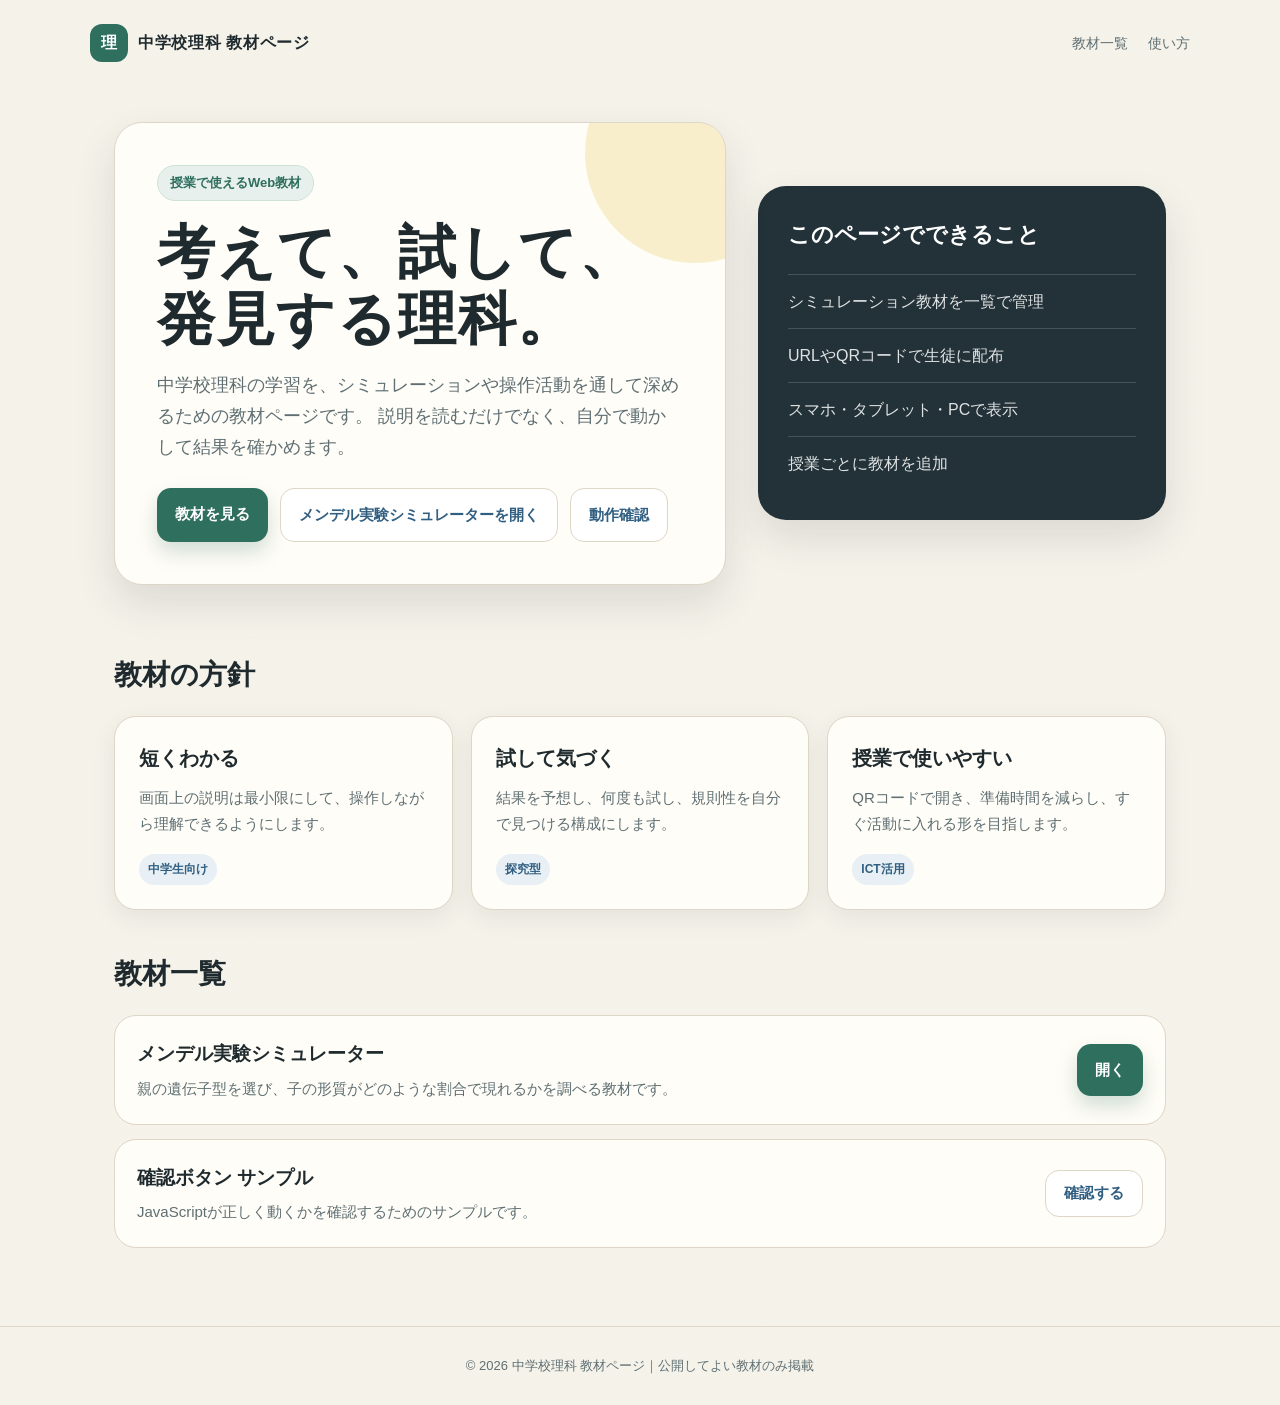
<file: index.html>
<!DOCTYPE html>
<html lang="ja">
<head>
  <meta charset="UTF-8" />
  <meta name="viewport" content="width=device-width, initial-scale=1.0" />
  <title>中学校理科 教材ページ</title>

  <style>
    :root {
      --bg: #f4f1e8;
      --paper: #fffdf7;
      --ink: #1f2a2e;
      --sub: #5f6f73;
      --green: #2f6f5e;
      --blue: #315f82;
      --yellow: #e8c45c;
      --line: #ded6c6;
      --shadow: 0 18px 40px rgba(39, 45, 47, 0.12);
    }

    * {
      box-sizing: border-box;
    }

    body {
      margin: 0;
      font-family: "Hiragino Sans", "Yu Gothic", "Meiryo", sans-serif;
      background:
        linear-gradient(rgba(244, 241, 232, 0.92), rgba(244, 241, 232, 0.92)),
        repeating-linear-gradient(
          0deg,
          transparent,
          transparent 31px,
          rgba(49, 95, 130, 0.08) 32px
        );
      color: var(--ink);
      line-height: 1.7;
    }

    header {
      padding: 24px;
    }

    .nav {
      max-width: 1100px;
      margin: 0 auto;
      display: flex;
      justify-content: space-between;
      align-items: center;
      gap: 16px;
    }

    .logo {
      display: flex;
      align-items: center;
      gap: 10px;
      font-weight: 700;
      letter-spacing: 0.04em;
    }

    .logo-mark {
      width: 38px;
      height: 38px;
      border-radius: 12px;
      background: var(--green);
      color: white;
      display: grid;
      place-items: center;
      font-weight: 800;
    }

    .nav a {
      color: var(--sub);
      text-decoration: none;
      font-size: 14px;
      margin-left: 16px;
    }

    .hero {
      max-width: 1100px;
      margin: 36px auto 0;
      padding: 0 24px 56px;
      display: grid;
      grid-template-columns: 1.2fr 0.8fr;
      gap: 32px;
      align-items: center;
    }

    .hero-card {
      background: var(--paper);
      border: 1px solid var(--line);
      border-radius: 28px;
      padding: 42px;
      box-shadow: var(--shadow);
      position: relative;
      overflow: hidden;
    }

    .hero-card::after {
      content: "";
      position: absolute;
      right: -80px;
      top: -80px;
      width: 220px;
      height: 220px;
      border-radius: 50%;
      background: rgba(232, 196, 92, 0.28);
    }

    .label {
      display: inline-block;
      background: #e7f0ec;
      color: var(--green);
      border: 1px solid #cfe2da;
      padding: 6px 12px;
      border-radius: 999px;
      font-size: 13px;
      font-weight: 700;
      margin-bottom: 18px;
    }

    h1 {
      font-size: clamp(34px, 5vw, 58px);
      line-height: 1.15;
      margin: 0 0 18px;
      letter-spacing: 0.03em;
    }

    .lead {
      font-size: 18px;
      color: var(--sub);
      margin: 0 0 26px;
      max-width: 620px;
    }

    .actions {
      display: flex;
      flex-wrap: wrap;
      gap: 12px;
    }

    .button {
      display: inline-block;
      border: none;
      border-radius: 14px;
      padding: 13px 18px;
      font-size: 15px;
      font-weight: 700;
      text-decoration: none;
      cursor: pointer;
      transition: transform 0.15s ease, box-shadow 0.15s ease;
      text-align: center;
    }

    .button:hover {
      transform: translateY(-2px);
    }

    .primary {
      background: var(--green);
      color: white;
      box-shadow: 0 10px 20px rgba(47, 111, 94, 0.22);
    }

    .secondary {
      background: white;
      color: var(--blue);
      border: 1px solid var(--line);
    }

    .side-panel {
      background: #223238;
      color: white;
      border-radius: 28px;
      padding: 30px;
      box-shadow: var(--shadow);
    }

    .side-panel h2 {
      margin-top: 0;
      font-size: 22px;
    }

    .mini-list {
      list-style: none;
      padding: 0;
      margin: 20px 0 0;
    }

    .mini-list li {
      padding: 13px 0;
      border-top: 1px solid rgba(255,255,255,0.16);
      color: rgba(255,255,255,0.86);
    }

    main {
      max-width: 1100px;
      margin: 0 auto;
      padding: 0 24px 64px;
    }

    .section-title {
      font-size: 28px;
      margin: 10px 0 18px;
    }

    .grid {
      display: grid;
      grid-template-columns: repeat(3, 1fr);
      gap: 18px;
      margin-bottom: 40px;
    }

    .card {
      background: var(--paper);
      border: 1px solid var(--line);
      border-radius: 22px;
      padding: 24px;
      box-shadow: 0 8px 24px rgba(39, 45, 47, 0.08);
    }

    .card h3 {
      margin: 0 0 10px;
      font-size: 20px;
    }

    .card p {
      color: var(--sub);
      margin: 0 0 18px;
      font-size: 15px;
    }

    .tag {
      display: inline-block;
      font-size: 12px;
      font-weight: 700;
      color: var(--blue);
      background: #e8f0f5;
      padding: 5px 9px;
      border-radius: 999px;
    }

    .tool-card {
      display: grid;
      grid-template-columns: 1fr auto;
      gap: 16px;
      align-items: center;
      background: var(--paper);
      border: 1px solid var(--line);
      border-radius: 22px;
      padding: 22px;
      margin-bottom: 14px;
    }

    .tool-card h3 {
      margin: 0 0 6px;
    }

    .tool-card p {
      margin: 0;
      color: var(--sub);
      font-size: 15px;
    }

    .status {
      font-size: 13px;
      font-weight: 700;
      color: #8a5a00;
      background: #fff1c8;
      padding: 7px 10px;
      border-radius: 999px;
      white-space: nowrap;
    }

    .message {
      margin-top: 16px;
      padding: 14px 16px;
      background: #edf7f2;
      border-left: 5px solid var(--green);
      border-radius: 10px;
      display: none;
      color: #24483f;
      font-weight: 700;
    }

    footer {
      border-top: 1px solid var(--line);
      padding: 28px 24px;
      text-align: center;
      color: var(--sub);
      font-size: 13px;
    }

    @media (max-width: 820px) {
      .hero {
        grid-template-columns: 1fr;
        margin-top: 12px;
      }

      .hero-card {
        padding: 30px;
      }

      .grid {
        grid-template-columns: 1fr;
      }

      .tool-card {
        grid-template-columns: 1fr;
      }

      .nav {
        align-items: flex-start;
        flex-direction: column;
      }

      .nav a {
        margin-left: 0;
        margin-right: 12px;
      }
    }
  </style>
</head>

<body>
  <header>
    <div class="nav">
      <div class="logo">
        <div class="logo-mark">理</div>
        <span>中学校理科 教材ページ</span>
      </div>
      <nav>
        <a href="#tools">教材一覧</a>
        <a href="#about">使い方</a>
      </nav>
    </div>
  </header>

  <section class="hero">
    <div class="hero-card">
      <span class="label">授業で使えるWeb教材</span>
      <h1>考えて、試して、発見する理科。</h1>
      <p class="lead">
        中学校理科の学習を、シミュレーションや操作活動を通して深めるための教材ページです。
        説明を読むだけでなく、自分で動かして結果を確かめます。
      </p>
      <div class="actions">
        <a class="button primary" href="#tools">教材を見る</a>
        <a class="button secondary" href="mendel.html">メンデル実験シミュレーターを開く</a>
        <button class="button secondary" onclick="showMessage()">動作確認</button>
      </div>
      <div id="message" class="message">
        ページは正しく動いています。教材を追加すると、このページから開けるようになります。
      </div>
    </div>

    <aside class="side-panel">
      <h2>このページでできること</h2>
      <ul class="mini-list">
        <li>シミュレーション教材を一覧で管理</li>
        <li>URLやQRコードで生徒に配布</li>
        <li>スマホ・タブレット・PCで表示</li>
        <li>授業ごとに教材を追加</li>
      </ul>
    </aside>
  </section>

  <main>
    <section id="about">
      <h2 class="section-title">教材の方針</h2>
      <div class="grid">
        <article class="card">
          <h3>短くわかる</h3>
          <p>画面上の説明は最小限にして、操作しながら理解できるようにします。</p>
          <span class="tag">中学生向け</span>
        </article>

        <article class="card">
          <h3>試して気づく</h3>
          <p>結果を予想し、何度も試し、規則性を自分で見つける構成にします。</p>
          <span class="tag">探究型</span>
        </article>

        <article class="card">
          <h3>授業で使いやすい</h3>
          <p>QRコードで開き、準備時間を減らし、すぐ活動に入れる形を目指します。</p>
          <span class="tag">ICT活用</span>
        </article>
      </div>
    </section>

    <section id="tools">
      <h2 class="section-title">教材一覧</h2>

      <article class="tool-card">
        <div>
          <h3>メンデル実験シミュレーター</h3>
          <p>親の遺伝子型を選び、子の形質がどのような割合で現れるかを調べる教材です。</p>
        </div>
        <a class="button primary" href="mendel.html">開く</a>
      </article>

      <article class="tool-card">
        <div>
          <h3>確認ボタン サンプル</h3>
          <p>JavaScriptが正しく動くかを確認するためのサンプルです。</p>
        </div>
        <button class="button secondary" onclick="showMessage()">確認する</button>
      </article>
    </section>
  </main>

  <footer>
    © 2026 中学校理科 教材ページ｜公開してよい教材のみ掲載
  </footer>

  <script>
    function showMessage() {
      const message = document.getElementById("message");
      message.style.display = "block";
      message.textContent = "ページは正しく動いています。教材を追加すると、このページから開けるようになります。";
    }
  </script>
</body>
</html>
</file>
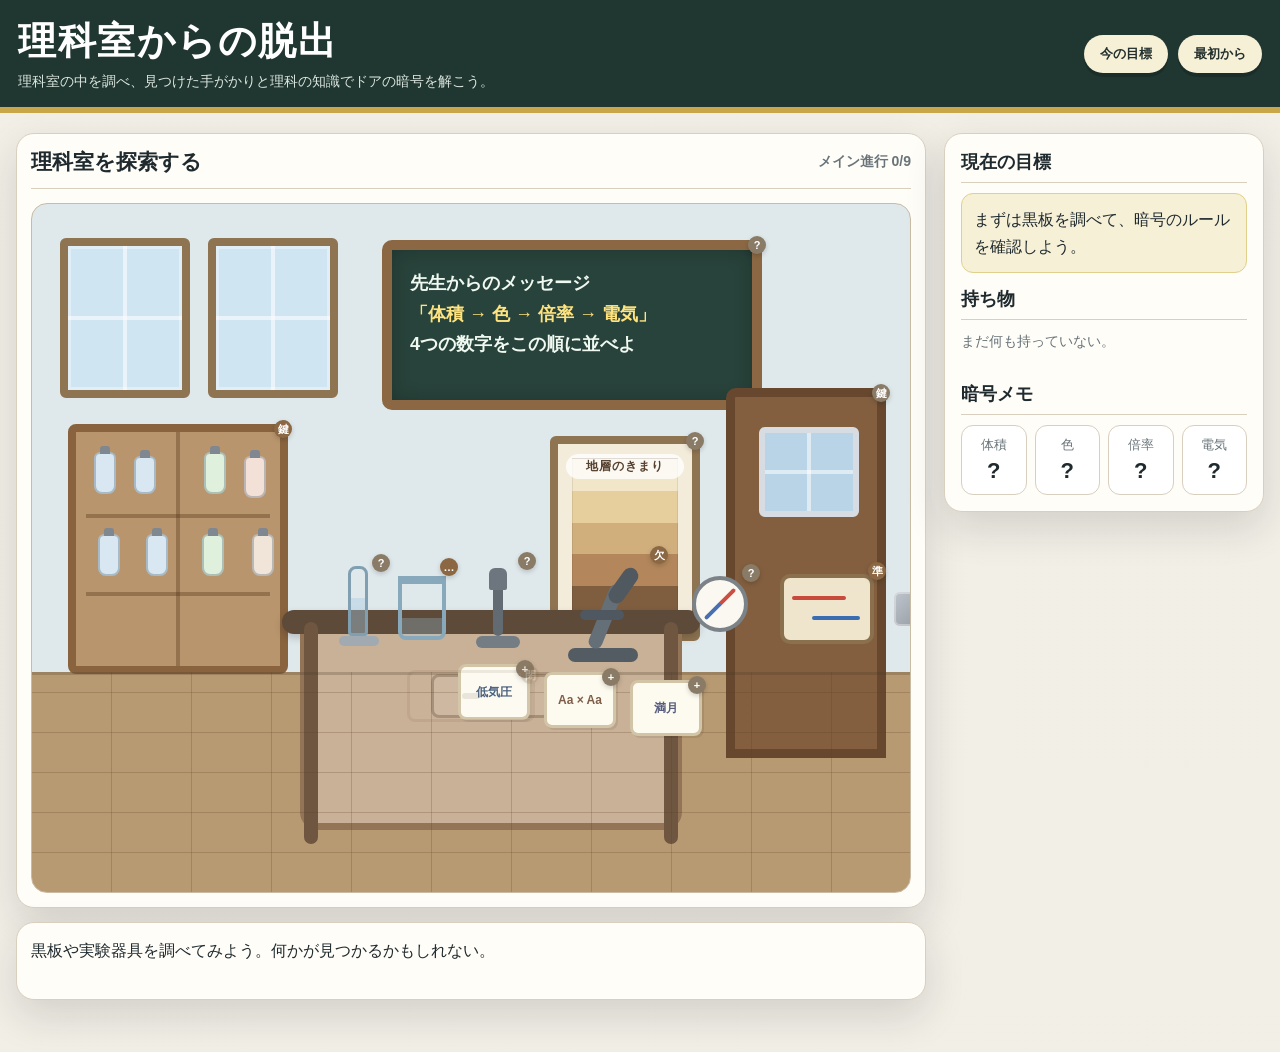
<file: escape.html>
<!DOCTYPE html>
<html lang="ja">
<head>
  <meta charset="UTF-8" />
  <meta name="viewport" content="width=device-width, initial-scale=1.0" />
  <title>理科室からの脱出 改良版</title>
  <style>
    :root {
      --bg: #f1eee5;
      --paper: #fffdf8;
      --ink: #1f2a2e;
      --sub: #687479;
      --line: #d8cfbf;
      --green: #2f6f5e;
      --green-dark: #244f45;
      --blue: #315f82;
      --yellow: #ddbe58;
      --red: #a3493e;
      --brown: #8b6843;
      --shadow: 0 16px 40px rgba(25, 31, 33, 0.14);
      --radius: 18px;
    }

    * { box-sizing: border-box; }

    body {
      margin: 0;
      font-family: "Yu Gothic", "Hiragino Sans", "Meiryo", sans-serif;
      color: var(--ink);
      background:
        linear-gradient(rgba(241,238,229,.96), rgba(241,238,229,.96)),
        repeating-linear-gradient(
          90deg,
          transparent 0,
          transparent 40px,
          rgba(0,0,0,.02) 40px,
          rgba(0,0,0,.02) 41px
        );
    }

    header {
      background: #203630;
      color: white;
      border-bottom: 6px solid #c9a748;
      padding: 16px 18px;
    }

    .header-inner {
      max-width: 1280px;
      margin: 0 auto;
      display: flex;
      gap: 16px;
      justify-content: space-between;
      align-items: center;
      flex-wrap: wrap;
    }

    h1 {
      margin: 0;
      font-size: clamp(24px, 4vw, 38px);
      letter-spacing: .04em;
    }

    .subtitle {
      margin: 6px 0 0;
      color: #dce7e0;
      font-size: 14px;
    }

    .top-actions {
      display: flex;
      gap: 10px;
      flex-wrap: wrap;
    }

    .pill-btn {
      border: none;
      border-radius: 999px;
      padding: 10px 16px;
      cursor: pointer;
      font-family: inherit;
      font-weight: 700;
      background: #f6f0d7;
      color: #23302e;
      box-shadow: 0 4px 0 rgba(0,0,0,.16);
    }

    .pill-btn:hover {
      transform: translateY(1px);
      box-shadow: 0 3px 0 rgba(0,0,0,.16);
    }

    main {
      max-width: 1280px;
      margin: 20px auto;
      padding: 0 16px 32px;
      display: grid;
      grid-template-columns: minmax(0, 1fr) 320px;
      gap: 18px;
    }

    @media (max-width: 980px) {
      main {
        grid-template-columns: 1fr;
      }
    }

    .panel,
    .message-box,
    .room-card {
      background: var(--paper);
      border: 1px solid var(--line);
      border-radius: var(--radius);
      box-shadow: var(--shadow);
    }

    .room-card {
      padding: 14px;
    }

    .room-head {
      display: flex;
      justify-content: space-between;
      gap: 12px;
      align-items: center;
      border-bottom: 1px solid var(--line);
      padding-bottom: 12px;
      margin-bottom: 14px;
    }

    .room-head h2 {
      margin: 0;
      font-size: 21px;
    }

    .progress {
      font-size: 14px;
      color: var(--sub);
      font-weight: 700;
    }

    /* ======================
       理科室のイラスト風画面
       ====================== */
    .room-scene {
      position: relative;
      width: 100%;
      min-height: 690px;
      border-radius: 16px;
      overflow: hidden;
      border: 1px solid #c9bba4;
      background:
        linear-gradient(to bottom, #dfe8eb 0 68%, #b89a72 68% 100%);
    }

    /* 壁・床 */
    .room-wall-line {
      position: absolute;
      left: 0;
      right: 0;
      top: 68%;
      height: 3px;
      background: rgba(74, 56, 38, .25);
    }

    .room-floor-lines::before,
    .room-floor-lines::after {
      content: "";
      position: absolute;
      left: 0;
      right: 0;
      bottom: 0;
      top: 68%;
      background:
        repeating-linear-gradient(
          0deg,
          transparent 0,
          transparent 39px,
          rgba(86,59,32,.12) 39px,
          rgba(86,59,32,.12) 40px
        ),
        repeating-linear-gradient(
          90deg,
          transparent 0,
          transparent 79px,
          rgba(86,59,32,.12) 79px,
          rgba(86,59,32,.12) 80px
        );
      pointer-events: none;
    }

    /* 窓 */
    .window {
      position: absolute;
      top: 34px;
      width: 130px;
      height: 160px;
      background: #cfe5f2;
      border: 8px solid #8f7451;
      border-radius: 6px;
      box-shadow: inset 0 0 0 3px rgba(255,255,255,.35);
    }
    .window.left { left: 28px; }
    .window.right { left: 176px; }
    .window::before, .window::after {
      content: "";
      position: absolute;
      background: rgba(255,255,255,.55);
    }
    .window::before {
      width: 100%;
      height: 4px;
      top: 50%;
      left: 0;
      transform: translateY(-50%);
    }
    .window::after {
      width: 4px;
      height: 100%;
      left: 50%;
      top: 0;
      transform: translateX(-50%);
    }

    /* 黒板 */
    .board-bg {
      position: absolute;
      top: 36px;
      left: 350px;
      width: 380px;
      height: 170px;
      background: #28433b;
      border: 10px solid #8b6843;
      border-radius: 10px;
      box-shadow: inset 0 0 18px rgba(0,0,0,.22);
    }
    .chalk {
      position: absolute;
      inset: 18px;
      color: #eff9f1;
      font-weight: 700;
      line-height: 1.7;
      font-size: 18px;
      pointer-events: none;
    }
    .chalk strong { color: #ffe37f; }

    /* 棚 */
    .cabinet {
      position: absolute;
      top: 220px;
      left: 36px;
      width: 220px;
      height: 250px;
      background: #b9956d;
      border: 8px solid #88633e;
      border-radius: 8px;
    }
    .cabinet::before, .cabinet::after {
      content: "";
      position: absolute;
      top: 0;
      bottom: 0;
      width: 4px;
      background: rgba(80,49,20,.35);
    }
    .cabinet::before { left: 50%; transform: translateX(-50%); }
    .cabinet::after { display: none; }

    .cabinet-shelf {
      position: absolute;
      left: 10px;
      right: 10px;
      height: 4px;
      background: rgba(80,49,20,.35);
    }
    .cabinet-shelf.s1 { top: 82px; }
    .cabinet-shelf.s2 { top: 160px; }

    .cabinet-bottle {
      position: absolute;
      width: 22px;
      height: 42px;
      background: #d8e7f2;
      border: 2px solid rgba(57,80,96,.3);
      border-radius: 6px 6px 8px 8px;
    }
    .cabinet-bottle::before {
      content: "";
      position: absolute;
      width: 10px;
      height: 8px;
      left: 50%;
      top: -8px;
      transform: translateX(-50%);
      background: #7f8790;
      border-radius: 3px 3px 0 0;
    }

    /* ポスター */
    .poster-bg {
      position: absolute;
      top: 232px;
      right: 210px;
      width: 150px;
      height: 205px;
      background: #f4ecdb;
      border: 8px solid #8f7451;
      border-radius: 6px;
      overflow: hidden;
    }
    .poster-stripes {
      position: absolute;
      inset: 14px;
      background:
        linear-gradient(to top, #7e5e3f 0 20%, #b3875b 20% 40%, #d0af7d 40% 60%, #e6cf9d 60% 80%, #f2e6c9 80% 100%);
      border: 1px solid rgba(0,0,0,.08);
    }
    .poster-title {
      position: absolute;
      top: 10px;
      left: 8px;
      right: 8px;
      text-align: center;
      font-size: 12px;
      font-weight: 800;
      color: #56412f;
      letter-spacing: .08em;
      background: rgba(255,255,255,.78);
      padding: 4px;
      border-radius: 999px;
    }

    /* ドア */
    .door-bg {
      position: absolute;
      top: 184px;
      right: 24px;
      width: 160px;
      height: 370px;
      background: #835f3f;
      border: 9px solid #67482e;
      border-radius: 10px 10px 0 0;
    }
    .door-window {
      position: absolute;
      top: 30px;
      left: 24px;
      width: 100px;
      height: 90px;
      border: 6px solid #d6dce1;
      background: #b9d4e6;
      border-radius: 6px;
    }
    .door-window::before, .door-window::after {
      content: "";
      position: absolute;
      background: rgba(255,255,255,.55);
    }
    .door-window::before {
      width: 100%;
      height: 4px;
      top: 50%;
      left: 0;
      transform: translateY(-50%);
    }
    .door-window::after {
      width: 4px;
      height: 100%;
      top: 0;
      left: 50%;
      transform: translateX(-50%);
    }

    /* 実験台 */
    .table {
      position: absolute;
      left: 250px;
      right: 210px;
      bottom: 62px;
      height: 220px;
    }
    .table-top {
      position: absolute;
      left: 0;
      right: 0;
      top: 0;
      height: 24px;
      background: #5d4a39;
      border-radius: 12px;
      box-shadow: 0 4px 8px rgba(0,0,0,.18);
    }
    .table-front {
      position: absolute;
      left: 18px;
      right: 18px;
      top: 24px;
      bottom: 0;
      background: #c9b197;
      border: 7px solid #947457;
      border-top: none;
      border-radius: 0 0 18px 18px;
    }
    .table-leg {
      position: absolute;
      width: 14px;
      bottom: -14px;
      top: 12px;
      background: #6e5641;
      border-radius: 8px;
    }
    .table-leg.l1 { left: 22px; }
    .table-leg.l2 { right: 22px; }

    .drawer-shape {
      position: absolute;
      width: 120px;
      height: 44px;
      bottom: 112px;
      left: 50%;
      transform: translateX(-50%);
      border: 3px solid rgba(96,70,46,.35);
      border-radius: 8px;
      background: rgba(255,255,255,.08);
    }
    .drawer-shape::after {
      content: "";
      position: absolute;
      width: 18px;
      height: 6px;
      background: rgba(70,48,29,.45);
      border-radius: 999px;
      left: 50%;
      top: 50%;
      transform: translate(-50%, -50%);
    }

    /* 小物の見た目 */
    .obj {
      position: absolute;
      border: none;
      background: transparent;
      padding: 0;
      cursor: pointer;
      z-index: 5;
    }

    .obj:focus-visible {
      outline: 3px solid #ffd86c;
      outline-offset: 4px;
      border-radius: 8px;
    }

    .obj::after {
      content: attr(data-label);
      position: absolute;
      left: 50%;
      transform: translateX(-50%);
      bottom: calc(100% + 8px);
      white-space: nowrap;
      font-size: 12px;
      font-weight: 700;
      color: white;
      background: rgba(24,31,35,.88);
      padding: 6px 8px;
      border-radius: 999px;
      opacity: 0;
      pointer-events: none;
      transition: .15s ease;
    }

    .obj:hover::after,
    .obj:focus-visible::after {
      opacity: 1;
    }

    .obj .mark {
      position: absolute;
      right: -4px;
      top: -4px;
      width: 18px;
      height: 18px;
      border-radius: 50%;
      color: white;
      font-size: 11px;
      font-weight: 800;
      display: grid;
      place-items: center;
      box-shadow: 0 2px 5px rgba(0,0,0,.18);
      background: #8a7b66;
    }

    .obj.solved .mark { background: var(--green); }
    .obj.locked .mark { background: #8b6843; }

    /* 黒板クリック領域 */
    .obj-blackboard {
      top: 36px;
      left: 350px;
      width: 380px;
      height: 170px;
      border-radius: 10px;
    }

    /* 棚 */
    .obj-shelf {
      top: 220px;
      left: 36px;
      width: 220px;
      height: 250px;
      border-radius: 8px;
    }

    /* ポスター */
    .obj-geology {
      top: 232px;
      right: 210px;
      width: 150px;
      height: 205px;
      border-radius: 6px;
    }

    /* ドア */
    .obj-door {
      top: 184px;
      right: 24px;
      width: 160px;
      height: 370px;
      border-radius: 10px 10px 0 0;
    }

    /* ビーカー */
    .obj-beaker {
      left: 358px;
      bottom: 252px;
      width: 64px;
      height: 78px;
    }
    .obj-beaker .shape {
      position: absolute;
      left: 8px;
      right: 8px;
      bottom: 0;
      height: 64px;
      border: 4px solid #88a9bc;
      border-top: 8px solid #88a9bc;
      border-radius: 0 0 8px 8px;
      background: linear-gradient(to top, rgba(170,218,245,.25) 0 34%, transparent 34% 100%);
    }

    /* メスシリンダー */
    .obj-cylinder {
      left: 300px;
      bottom: 246px;
      width: 54px;
      height: 88px;
    }
    .obj-cylinder .shape {
      position: absolute;
      left: 16px;
      width: 20px;
      bottom: 10px;
      height: 70px;
      border: 3px solid #80a0b2;
      border-radius: 8px 8px 4px 4px;
      background: linear-gradient(to top, rgba(166,204,227,.4) 0 54%, transparent 54% 100%);
    }
    .obj-cylinder .base {
      position: absolute;
      left: 7px;
      bottom: 0;
      width: 40px;
      height: 10px;
      background: #a2aab1;
      border-radius: 999px;
    }

    /* ガスバーナー */
    .obj-burner {
      left: 432px;
      bottom: 244px;
      width: 68px;
      height: 92px;
    }
    .obj-burner .stand {
      position: absolute;
      left: 50%;
      transform: translateX(-50%);
      bottom: 0;
      width: 44px;
      height: 12px;
      background: #757d84;
      border-radius: 999px;
    }
    .obj-burner .pipe {
      position: absolute;
      left: 50%;
      transform: translateX(-50%);
      bottom: 12px;
      width: 10px;
      height: 52px;
      background: #626a72;
      border-radius: 6px;
    }
    .obj-burner .mouth {
      position: absolute;
      left: 50%;
      transform: translateX(-50%);
      bottom: 58px;
      width: 18px;
      height: 22px;
      background: #6d767e;
      border-radius: 6px 6px 2px 2px;
    }

    /* 顕微鏡 */
    .obj-microscope {
      left: 520px;
      bottom: 230px;
      width: 112px;
      height: 112px;
    }
    .obj-microscope .base {
      position: absolute;
      bottom: 0;
      left: 16px;
      width: 70px;
      height: 14px;
      background: #535b63;
      border-radius: 999px;
    }
    .obj-microscope .arm {
      position: absolute;
      left: 34px;
      bottom: 14px;
      width: 14px;
      height: 68px;
      background: #656f77;
      border-radius: 10px;
      transform: rotate(22deg);
      transform-origin: bottom center;
    }
    .obj-microscope .tube {
      position: absolute;
      left: 52px;
      bottom: 60px;
      width: 16px;
      height: 40px;
      background: #505860;
      border-radius: 8px;
      transform: rotate(35deg);
      transform-origin: bottom center;
    }
    .obj-microscope .stage {
      position: absolute;
      left: 28px;
      bottom: 42px;
      width: 44px;
      height: 10px;
      background: #4f5860;
      border-radius: 5px;
    }

    /* 方位磁針 */
    .obj-compass {
      left: 652px;
      bottom: 252px;
      width: 72px;
      height: 72px;
    }
    .obj-compass .shape {
      position: absolute;
      inset: 8px;
      border: 4px solid #7c8388;
      background: #faf8f0;
      border-radius: 50%;
    }
    .obj-compass .needle {
      position: absolute;
      left: 50%;
      top: 50%;
      width: 4px;
      height: 42px;
      background: linear-gradient(to bottom, #cc4d42 0 50%, #4a6fb0 50% 100%);
      transform: translate(-50%, -50%) rotate(45deg);
      border-radius: 999px;
    }

    /* 電源装置 */
    .obj-circuit {
      left: 740px;
      bottom: 240px;
      width: 110px;
      height: 86px;
    }
    .obj-circuit .board {
      position: absolute;
      inset: 8px;
      background: #efe5cc;
      border: 4px solid #8b704d;
      border-radius: 10px;
    }
    .obj-circuit .wire1, .obj-circuit .wire2 {
      position: absolute;
      height: 4px;
      background: #c74a3d;
      border-radius: 999px;
    }
    .obj-circuit .wire1 { left: 20px; top: 30px; width: 54px; }
    .obj-circuit .wire2 { left: 40px; top: 50px; width: 48px; background: #3b6eb0; }

    /* 金属片 */
    .obj-density {
      left: 850px;
      bottom: 254px;
      width: 64px;
      height: 58px;
    }
    .obj-density .shape {
      position: absolute;
      inset: 12px;
      background: linear-gradient(135deg, #bfc5cc, #8c949c);
      border-radius: 6px;
      box-shadow: inset 0 0 0 2px rgba(255,255,255,.35);
    }

    /* 追加ミッション小物 */
    .obj-weather {
      right: 380px;
      top: 460px;
      width: 72px;
      height: 56px;
    }
    .obj-weather .shape,
    .obj-heredity .shape,
    .obj-space .shape {
      position: absolute;
      inset: 0;
      background: #fdfaf0;
      border: 3px solid #d2c4a7;
      border-radius: 8px;
      box-shadow: 2px 2px 0 rgba(0,0,0,.08);
    }
    .obj-weather .shape::before {
      content: "低気圧";
      position: absolute;
      inset: 0;
      display: grid;
      place-items: center;
      font-size: 12px;
      font-weight: 800;
      color: #48607d;
    }

    .obj-heredity {
      right: 294px;
      top: 468px;
      width: 72px;
      height: 56px;
    }
    .obj-heredity .shape::before {
      content: "Aa × Aa";
      position: absolute;
      inset: 0;
      display: grid;
      place-items: center;
      font-size: 12px;
      font-weight: 800;
      color: #7e5e48;
    }

    .obj-space {
      right: 208px;
      top: 476px;
      width: 72px;
      height: 56px;
    }
    .obj-space .shape::before {
      content: "満月";
      position: absolute;
      inset: 0;
      display: grid;
      place-items: center;
      font-size: 12px;
      font-weight: 800;
      color: #575d7f;
    }

    /* 引き出し */
    .obj-drawer {
      left: 50%;
      transform: translateX(-50%);
      bottom: 170px;
      width: 128px;
      height: 52px;
      border-radius: 8px;
    }

    .obj-drawer.hidden-hotspot {
      opacity: .22;
    }

    .obj-drawer .front {
      position: absolute;
      inset: 0;
      border: 3px solid rgba(96,70,46,.45);
      border-radius: 8px;
      background: rgba(255,255,255,.12);
    }
    .obj-drawer .front::after {
      content: "";
      position: absolute;
      width: 18px;
      height: 6px;
      background: rgba(70,48,29,.48);
      border-radius: 999px;
      left: 50%;
      top: 50%;
      transform: translate(-50%, -50%);
    }

    /* 空の場所クリック */
    .scene-click-layer {
      position: absolute;
      inset: 0;
      z-index: 1;
      background: transparent;
    }

    .panel {
      padding: 16px;
      height: fit-content;
      position: sticky;
      top: 12px;
    }

    .panel h3 {
      margin: 0 0 10px;
      font-size: 18px;
      border-bottom: 1px solid var(--line);
      padding-bottom: 8px;
    }

    .objective {
      background: #f6f0d7;
      border: 1px solid #e1d08b;
      border-radius: 12px;
      padding: 12px;
      line-height: 1.7;
      margin-bottom: 14px;
    }

    .inventory {
      display: grid;
      gap: 8px;
      margin-bottom: 14px;
    }

    .item-card {
      border: 1px solid var(--line);
      background: white;
      border-radius: 12px;
      padding: 10px;
      font-size: 14px;
      line-height: 1.6;
    }

    .empty {
      color: var(--sub);
      font-size: 14px;
      line-height: 1.7;
      margin-bottom: 14px;
    }

    .code-grid {
      display: grid;
      grid-template-columns: repeat(4, 1fr);
      gap: 8px;
    }

    .code-cell {
      background: white;
      border: 1px solid var(--line);
      border-radius: 12px;
      text-align: center;
      padding: 10px 4px;
    }

    .code-cell small {
      display: block;
      color: var(--sub);
      margin-bottom: 4px;
    }

    .code-cell strong {
      font-size: 22px;
    }

    .message-box {
      margin-top: 14px;
      padding: 14px;
      line-height: 1.8;
      min-height: 78px;
    }

    /* モーダル */
    .modal-back {
      position: fixed;
      inset: 0;
      background: rgba(13, 17, 20, .58);
      display: none;
      align-items: center;
      justify-content: center;
      padding: 16px;
      z-index: 30;
    }

    .modal-back.show {
      display: flex;
    }

    .modal {
      width: min(760px, 100%);
      max-height: 92vh;
      overflow: auto;
      background: var(--paper);
      border: 1px solid var(--line);
      border-radius: 20px;
      box-shadow: 0 24px 60px rgba(0,0,0,.28);
      padding: 18px;
    }

    .modal-head {
      display: flex;
      justify-content: space-between;
      gap: 12px;
      align-items: center;
      border-bottom: 1px solid var(--line);
      padding-bottom: 10px;
      margin-bottom: 14px;
    }

    .modal-head h2 {
      margin: 0;
      font-size: 22px;
    }

    .close-btn {
      border: none;
      width: 38px;
      height: 38px;
      border-radius: 50%;
      background: #e9e1d2;
      cursor: pointer;
      font-size: 18px;
      font-weight: 800;
    }

    .question-box {
      background: white;
      border: 1px solid var(--line);
      border-radius: 14px;
      padding: 14px;
      line-height: 1.85;
      margin-bottom: 12px;
    }

    .choices {
      display: grid;
      gap: 10px;
    }

    .choice-btn, .action-btn, .secondary-btn {
      border-radius: 12px;
      padding: 12px;
      font-family: inherit;
      font-size: 15px;
      cursor: pointer;
    }

    .choice-btn {
      border: 1px solid #b9ab94;
      background: white;
      text-align: left;
      line-height: 1.6;
    }

    .choice-btn:hover {
      background: #f5fbf7;
      border-color: var(--green);
    }

    .action-row {
      display: flex;
      gap: 10px;
      flex-wrap: wrap;
      margin-top: 12px;
    }

    .action-btn {
      border: none;
      background: var(--green);
      color: white;
      font-weight: 800;
    }

    .secondary-btn {
      border: 1px solid #c9bda7;
      background: #fbf8ef;
      font-weight: 700;
    }

    .hint-box,
    .status-box {
      display: none;
      margin-top: 12px;
      border-radius: 12px;
      padding: 12px;
      line-height: 1.75;
    }

    .hint-box.show,
    .status-box.show {
      display: block;
    }

    .hint-box {
      background: #f6f0d7;
      border: 1px solid #e1d08b;
    }

    .status-box.ok {
      background: #edf7ed;
      border: 1px solid #99c59c;
    }

    .status-box.ng {
      background: #fff0ed;
      border: 1px solid #d89a90;
    }

    .lock-row {
      display: flex;
      gap: 10px;
      flex-wrap: wrap;
      align-items: center;
      margin-top: 12px;
    }

    .lock-input {
      width: 180px;
      font-size: 24px;
      letter-spacing: .22em;
      padding: 10px 12px;
      border-radius: 12px;
      border: 1px solid var(--line);
      background: white;
    }

    .clear-box {
      background: #eef7ee;
      border: 1px solid #99c59c;
      border-radius: 16px;
      padding: 16px;
      line-height: 1.8;
    }

    .review-list {
      margin: 10px 0 0;
      padding-left: 1.2em;
    }

    .review-list li {
      margin-bottom: 6px;
    }

    @media (max-width: 900px) {
      .room-scene {
        min-height: 760px;
      }

      .board-bg { left: 260px; width: 320px; }
      .obj-blackboard { left: 260px; width: 320px; }

      .table { left: 180px; right: 165px; }
      .obj-beaker { left: 280px; }
      .obj-cylinder { left: 230px; }
      .obj-burner { left: 350px; }
      .obj-microscope { left: 440px; }
      .obj-compass { left: 560px; }
      .obj-circuit { left: 650px; }
      .obj-density { left: 760px; }
    }
  </style>
</head>
<body>
  <header>
    <div class="header-inner">
      <div>
        <h1>理科室からの脱出</h1>
        <p class="subtitle">理科室の中を調べ、見つけた手がかりと理科の知識でドアの暗号を解こう。</p>
      </div>
      <div class="top-actions">
        <button class="pill-btn" id="globalHintBtn">今の目標</button>
        <button class="pill-btn" id="resetBtn">最初から</button>
      </div>
    </div>
  </header>

  <main>
    <section>
      <div class="room-card">
        <div class="room-head">
          <h2>理科室を探索する</h2>
          <div class="progress" id="progressText">探索中...</div>
        </div>

        <div class="room-scene" id="roomScene">
          <div class="window left"></div>
          <div class="window right"></div>

          <div class="board-bg">
            <div class="chalk">
              <div>先生からのメッセージ</div>
              <div><strong>「体積 → 色 → 倍率 → 電気」</strong></div>
              <div>4つの数字をこの順に並べよ</div>
            </div>
          </div>

          <div class="cabinet">
            <div class="cabinet-shelf s1"></div>
            <div class="cabinet-shelf s2"></div>
            <div class="cabinet-bottle" style="left:18px; top:20px;"></div>
            <div class="cabinet-bottle" style="left:58px; top:24px; height:38px;"></div>
            <div class="cabinet-bottle" style="left:128px; top:20px; background:#dff0dd;"></div>
            <div class="cabinet-bottle" style="left:168px; top:24px; background:#f3e1d7;"></div>
            <div class="cabinet-bottle" style="left:22px; top:102px; background:#d8e7f2;"></div>
            <div class="cabinet-bottle" style="left:70px; top:102px; background:#d8e7f2;"></div>
            <div class="cabinet-bottle" style="left:126px; top:102px; background:#dff0dd;"></div>
            <div class="cabinet-bottle" style="left:176px; top:102px; background:#f0e5d8;"></div>
          </div>

          <div class="poster-bg">
            <div class="poster-stripes"></div>
            <div class="poster-title">地層のきまり</div>
          </div>

          <div class="door-bg">
            <div class="door-window"></div>
          </div>

          <div class="table">
            <div class="table-top"></div>
            <div class="table-front"></div>
            <div class="table-leg l1"></div>
            <div class="table-leg l2"></div>
            <div class="drawer-shape"></div>
          </div>

          <div class="room-wall-line"></div>
          <div class="room-floor-lines"></div>

          <!-- クリック用オブジェクト -->
          <button class="obj obj-blackboard" data-spot="blackboard" data-label="黒板">
            <span class="mark">!</span>
          </button>

          <button class="obj obj-shelf" data-spot="shelf" data-label="薬品棚">
            <span class="mark">?</span>
          </button>

          <button class="obj obj-geology" data-spot="geology" data-label="地層ポスター">
            <span class="mark">?</span>
          </button>

          <button class="obj obj-door" data-spot="door" data-label="出口のドア">
            <span class="mark">鍵</span>
          </button>

          <button class="obj obj-cylinder" data-spot="cylinder" data-label="メスシリンダー">
            <div class="shape"></div>
            <div class="base"></div>
            <span class="mark">?</span>
          </button>

          <button class="obj obj-beaker" data-spot="beaker" data-label="ビーカー">
            <div class="shape"></div>
            <span class="mark">?</span>
          </button>

          <button class="obj obj-burner" data-spot="burner" data-label="ガスバーナー">
            <div class="stand"></div>
            <div class="pipe"></div>
            <div class="mouth"></div>
            <span class="mark">?</span>
          </button>

          <button class="obj obj-microscope" data-spot="microscope" data-label="顕微鏡">
            <div class="base"></div>
            <div class="arm"></div>
            <div class="tube"></div>
            <div class="stage"></div>
            <span class="mark">?</span>
          </button>

          <button class="obj obj-compass" data-spot="compass" data-label="方位磁針">
            <div class="shape"></div>
            <div class="needle"></div>
            <span class="mark">?</span>
          </button>

          <button class="obj obj-circuit" data-spot="circuit" data-label="電源装置">
            <div class="board"></div>
            <div class="wire1"></div>
            <div class="wire2"></div>
            <span class="mark">?</span>
          </button>

          <button class="obj obj-density" data-spot="density" data-label="金属片">
            <div class="shape"></div>
            <span class="mark">+</span>
          </button>

          <button class="obj obj-weather" data-spot="weather" data-label="天気図カード">
            <div class="shape"></div>
            <span class="mark">+</span>
          </button>

          <button class="obj obj-heredity" data-spot="heredity" data-label="遺伝カード">
            <div class="shape"></div>
            <span class="mark">+</span>
          </button>

          <button class="obj obj-space" data-spot="space" data-label="天体カード">
            <div class="shape"></div>
            <span class="mark">+</span>
          </button>

          <button class="obj obj-drawer hidden-hotspot" id="drawerObj" data-spot="drawer" data-label="机の引き出し">
            <div class="front"></div>
            <span class="mark">?</span>
          </button>

          <div class="scene-click-layer" id="emptyScene"></div>
        </div>
      </div>

      <div class="message-box" id="messageBox">
        黒板や実験器具を調べてみよう。何かが見つかるかもしれない。
      </div>
    </section>

    <aside class="panel">
      <h3>現在の目標</h3>
      <div class="objective" id="objectiveBox">まずは黒板を調べて、暗号のルールを確認しよう。</div>

      <h3>持ち物</h3>
      <div class="inventory" id="inventoryBox"></div>

      <h3>暗号メモ</h3>
      <div class="code-grid">
        <div class="code-cell">
          <small>体積</small>
          <strong id="codeVolume">?</strong>
        </div>
        <div class="code-cell">
          <small>色</small>
          <strong id="codeColor">?</strong>
        </div>
        <div class="code-cell">
          <small>倍率</small>
          <strong id="codeMicro">?</strong>
        </div>
        <div class="code-cell">
          <small>電気</small>
          <strong id="codeElectric">?</strong>
        </div>
      </div>
    </aside>
  </main>

  <div class="modal-back" id="modalBack">
    <div class="modal">
      <div class="modal-head">
        <h2 id="modalTitle">タイトル</h2>
        <button class="close-btn" id="closeModal">×</button>
      </div>
      <div id="modalBody"></div>
      <div class="action-row">
        <button class="secondary-btn" id="modalHintBtn">ヒントを見る</button>
      </div>
      <div class="hint-box" id="modalHint"></div>
      <div class="status-box" id="modalStatus"></div>
    </div>
  </div>

  <script>
    const FINAL_CODE = "8714";

    const defaultState = {
      items: [],
      solved: {},
      codes: {},
      hints: {},
      currentTarget: "まずは黒板を調べて、暗号のルールを確認しよう。",
      activeSpot: "blackboard",
      clear: false
    };

    let state = loadState();

    const itemInfo = {
      "小さな鍵": "薬品棚を開けるための鍵。",
      "BTB溶液": "酸性・中性・アルカリ性を色で調べる薬品。",
      "接眼レンズ": "顕微鏡に取り付けるレンズ。",
      "導線": "回路をつなぐための線。",
      "電池": "回路に必要な電源。"
    };

    const hints = {
      blackboard: [
        "最後の暗号は4桁で、黒板に書かれた順番で並べる。",
        "集める数字は「体積」「色」「倍率」「電気」の4つ。",
        "まずは、すぐ触れそうな実験器具を調べてみよう。"
      ],
      cylinder: [
        "メスシリンダーは目盛りを読む器具。",
        "液面は少しへこんで見える。読むのは一番低いところ。",
        "38mLなので、体積の暗号は一の位の8。"
      ],
      shelf: [
        "薬品棚は今のままでは開かないかもしれない。",
        "どこかで小さな鍵を見つける必要がある。",
        "まずはメスシリンダーを調べてみよう。"
      ],
      beaker: [
        "透明な液体の性質は、そのままではわからない。",
        "酸性・中性・アルカリ性を調べる薬品が必要。",
        "BTB溶液で黄色になったら、棚のメモの『黄』の数字を使う。"
      ],
      burner: [
        "ガスバーナーは正しい使い方を知っていると先へ進める。",
        "火をつける前に、ガスを大きく出すのは危険。",
        "安全確認のあと、机のどこかをもう一度調べよう。"
      ],
      drawer: [
        "引き出しは、最初は見つけても開かないかもしれない。",
        "ガスバーナーの安全確認で、机のロックがゆるむ。",
        "ガスバーナーのあとに引き出しを調べよう。"
      ],
      microscope: [
        "顕微鏡の倍率は、接眼レンズの倍率×対物レンズの倍率。",
        "10倍×15倍を計算する。",
        "150倍なので、倍率の暗号は百の位の1。"
      ],
      compass: [
        "方位磁針のN極は北を指す。",
        "北東は、北と東の間の方角。",
        "N→E の順で押すと箱が開く。"
      ],
      geology: [
        "地層は、ふつう下ほど古い。",
        "一番古い地層を選ぶ。",
        "一番下のC層の裏に電池が隠れている。"
      ],
      circuit: [
        "電源装置には、まだ道具が足りないかもしれない。",
        "導線と電池が必要。",
        "電流計は直列、電圧計は並列。"
      ],
      door: [
        "暗号の順番は黒板に書いてある。",
        "体積→色→倍率→電気。",
        "集めた数字は 8, 7, 1, 4 なので、8714。"
      ],
      density: [
        "密度は、質量÷体積で求める。",
        "54 ÷ 20 を計算する。",
        "2.7g/cm³。"
      ],
      weather: [
        "日本付近の低気圧では、風は中心へ吹き込む。",
        "北半球では反時計回り。",
        "正解は『反時計回りに中心へ吹き込む』。"
      ],
      heredity: [
        "Aaの親は、Aまたはaを子に渡す。",
        "Aa×Aaでは、AA・Aa・Aa・aa。",
        "表れ方は丸：しわ＝3：1。"
      ],
      space: [
        "満月では、地球から月の明るい面が全部見える。",
        "太陽・地球・月の順にほぼ一直線。",
        "答えは『太陽・地球・月の順』。"
      ]
    };

    document.querySelectorAll(".obj").forEach(el => {
      el.addEventListener("click", (e) => {
        e.stopPropagation();
        const spot = el.dataset.spot;
        handleSpot(spot);
      });
    });

    document.getElementById("emptyScene").addEventListener("click", () => {
      const messages = [
        "床や壁を見回したが、今のところ目立った手がかりはない。",
        "理科室の中にはいろいろな器具がある。気になる物を直接調べてみよう。",
        "机の上や棚の中に、まだ見つけていない手がかりがありそうだ。"
      ];
      setMessage(messages[Math.floor(Math.random() * messages.length)]);
    });

    document.getElementById("resetBtn").addEventListener("click", () => {
      if (!confirm("最初からやり直しますか？")) return;
      localStorage.removeItem("scienceEscapeRoomStateV2");
      state = structuredClone(defaultState);
      saveState();
      render();
      setMessage("最初から始める。まずは黒板を調べよう。");
    });

    document.getElementById("globalHintBtn").addEventListener("click", () => {
      openInfo(
        "blackboard",
        "今の目標",
        `
          <div class="question-box">
            <p><strong>現在の目標</strong></p>
            <p>${state.currentTarget}</p>
            <p>理科室の中で、まだ解決していない物を調べてみよう。</p>
          </div>
        `
      );
    });

    document.getElementById("closeModal").addEventListener("click", closeModal);
    document.getElementById("modalBack").addEventListener("click", (e) => {
      if (e.target.id === "modalBack") closeModal();
    });
    document.addEventListener("keydown", (e) => {
      if (e.key === "Escape") closeModal();
    });

    document.getElementById("modalHintBtn").addEventListener("click", () => {
      showHint(state.activeSpot || "blackboard");
    });

    function handleSpot(spot) {
      if (state.clear && spot !== "door") {
        setMessage("すでに脱出成功している。もう一度遊ぶときは「最初から」を押そう。");
        return;
      }

      switch (spot) {
        case "blackboard": openBlackboard(); break;
        case "cylinder": openCylinder(); break;
        case "shelf": openShelf(); break;
        case "beaker": openBeaker(); break;
        case "burner": openBurner(); break;
        case "drawer": openDrawer(); break;
        case "microscope": openMicroscope(); break;
        case "compass": openCompass(); break;
        case "geology": openGeology(); break;
        case "circuit": openCircuit(); break;
        case "door": openDoor(); break;
        case "density": openDensity(); break;
        case "weather": openWeather(); break;
        case "heredity": openHeredity(); break;
        case "space": openSpace(); break;
      }
    }

    function openBlackboard() {
      state.solved.blackboard = true;
      state.currentTarget = "理科室の中を調べ、4つの数字を集めよう。まずはメスシリンダーが使えそうだ。";
      saveState();
      render();

      openInfo(
        "blackboard",
        "黒板",
        `
          <div class="question-box">
            <p>黒板には、先生の文字でこう書かれている。</p>
            <p><strong>「体積 → 色 → 倍率 → 電気」</strong></p>
            <p>理科室の中にある4つの数字を、この順番に並べると出口のロックが開くらしい。</p>
            <p>どこから調べるかは自由だが、実験器具に注目してみよう。</p>
          </div>
        `
      );
      setMessage("黒板から、最後の暗号の並び順がわかった。");
    }

    function openCylinder() {
      if (state.solved.cylinder) {
        openInfo(
          "cylinder",
          "メスシリンダー",
          `
            <div class="question-box">
              <p>液体の体積は <strong>38mL</strong> だった。</p>
              <p>体積の暗号には一の位を使うので、数字は <strong>8</strong>。</p>
            </div>
          `
        );
        return;
      }

      askQuestion({
        id: "cylinder",
        title: "メスシリンダー",
        question: `
          <p>メスシリンダーに液体が入っている。</p>
          <p>液面の一番低いところは、40mLより2目盛り下に見える。</p>
          <p><strong>液体の体積は何mLか。</strong></p>
        `,
        choices: ["36mL", "38mL", "40mL", "42mL"],
        answer: 1,
        onCorrect: () => {
          state.solved.cylinder = true;
          state.codes.volume = "8";
          addItem("小さな鍵");
          state.currentTarget = "薬品棚を開けられそうだ。鍵を使って中を調べよう。";
          saveState();
          render();
          setMessage("メスシリンダーから体積の数字8を得た。小さな鍵も見つけた。");
        },
        okText: "正解。38mLなので体積の暗号は一の位の8。さらに、小さな鍵を見つけた。",
        ngText: "違う。メスシリンダーは、液面の一番低いところを読む。"
      });
    }

    function openShelf() {
      if (!hasItem("小さな鍵")) {
        openInfo(
          "shelf",
          "薬品棚",
          `
            <div class="question-box">
              <p>棚には鍵がかかっている。</p>
              <p>無理やりは開かない。どこかに合う鍵があるはずだ。</p>
            </div>
          `
        );
        setMessage("薬品棚は鍵がないと開かない。");
        return;
      }

      if (state.solved.shelf) {
        openInfo(
          "shelf",
          "薬品棚",
          `
            <div class="question-box">
              <p>棚の中にはBTB溶液とメモがある。</p>
              <p><strong>青は3、緑は5、黄は7</strong></p>
              <p>色を数字に変えるためのメモのようだ。</p>
            </div>
          `
        );
        return;
      }

      state.solved.shelf = true;
      addItem("BTB溶液");
      state.currentTarget = "BTB溶液をビーカーに使って、色の数字を調べよう。";
      saveState();
      render();

      openInfo(
        "shelf",
        "薬品棚",
        `
          <div class="question-box">
            <p>小さな鍵で棚が開いた。</p>
            <p><strong>BTB溶液</strong>を手に入れた。</p>
            <p>さらに、メモが見つかった。</p>
            <p><strong>青は3、緑は5、黄は7</strong></p>
          </div>
        `
      );
      setMessage("薬品棚からBTB溶液と色の数字メモを手に入れた。");
    }

    function openBeaker() {
      if (!hasItem("BTB溶液")) {
        openInfo(
          "beaker",
          "ビーカー",
          `
            <div class="question-box">
              <p>透明な液体が入っている。</p>
              <p>何かを加えれば、性質がわかるかもしれない。</p>
            </div>
          `
        );
        setMessage("ビーカーの液体を調べるには、薬品が必要そうだ。");
        return;
      }

      if (state.solved.beaker) {
        openInfo(
          "beaker",
          "ビーカー",
          `
            <div class="question-box">
              <p>BTB溶液を入れると、液体は<strong>黄色</strong>になった。</p>
              <p>棚のメモより、黄色は <strong>7</strong>。</p>
            </div>
          `
        );
        return;
      }

      askQuestion({
        id: "beaker",
        title: "ビーカー",
        question: `
          <p>ビーカーの液体にBTB溶液を入れると、<strong>黄色</strong>になった。</p>
          <p><strong>この液体の性質として正しいものはどれか。</strong></p>
        `,
        choices: ["酸性", "中性", "アルカリ性", "金属"],
        answer: 0,
        onCorrect: () => {
          state.solved.beaker = true;
          state.codes.color = "7";
          state.currentTarget = "次は倍率の数字を探したい。ガスバーナーや顕微鏡を調べてみよう。";
          saveState();
          render();
          setMessage("ビーカーから色の数字7を得た。");
        },
        okText: "正解。BTB溶液は酸性で黄色になる。メモより、色の暗号は7。",
        ngText: "違う。BTB溶液は酸性で黄色、中性で緑色、アルカリ性で青色。"
      });
    }

    function openBurner() {
      if (state.solved.burner) {
        openInfo(
          "burner",
          "ガスバーナー",
          `
            <div class="question-box">
              <p>ガスバーナーの安全な使い方を確認した。</p>
              <p>そのとき、机の引き出しのロックが外れたようだ。</p>
              <p>机の前面をもう一度調べてみよう。</p>
            </div>
          `
        );
        return;
      }

      askQuestion({
        id: "burner",
        title: "ガスバーナー",
        question: `
          <p>ガスバーナーの近くに、安全確認カードがある。</p>
          <p><strong>使い始めるときの手順として最も適切なものはどれか。</strong></p>
        `,
        choices: [
          "空気調節ねじを全開にしてから元栓を開く",
          "元栓を開き、マッチに火をつけ、ガス調節ねじを少し開く",
          "ガス調節ねじを大きく開いてからマッチに火をつける",
          "赤い炎のまま実験を始める"
        ],
        answer: 1,
        onCorrect: () => {
          state.solved.burner = true;
          state.currentTarget = "机の引き出しに何かありそうだ。調べてみよう。";
          saveState();
          render();
          setMessage("ガスバーナーの確認をすると、机の引き出しが開けられそうになった。");
        },
        okText: "正解。安全確認のあと、カチッという音がして机の引き出しのロックが外れた。",
        ngText: "違う。火をつける前にガスを大きく開くのは危険。"
      });
    }

    function openDrawer() {
      if (!state.solved.burner) {
        openInfo(
          "drawer",
          "机の引き出し",
          `
            <div class="question-box">
              <p>引き出しがあるようだが、まだ固くて開かない。</p>
              <p>机の上を調べると、開くきっかけが見つかるかもしれない。</p>
            </div>
          `
        );
        setMessage("引き出しはまだ開かない。");
        return;
      }

      if (state.solved.drawer) {
        openInfo(
          "drawer",
          "机の引き出し",
          `
            <div class="question-box">
              <p>引き出しの中は空になっている。</p>
              <p>さっきここから接眼レンズを見つけた。</p>
            </div>
          `
        );
        return;
      }

      state.solved.drawer = true;
      addItem("接眼レンズ");
      state.currentTarget = "顕微鏡に接眼レンズを取り付けて、倍率の数字を求めよう。";
      saveState();
      render();

      openInfo(
        "drawer",
        "机の引き出し",
        `
          <div class="question-box">
            <p>引き出しが開いた。</p>
            <p>中から<strong>接眼レンズ</strong>を見つけた。</p>
            <p>顕微鏡で使えそうだ。</p>
          </div>
        `
      );
      setMessage("引き出しから接眼レンズを手に入れた。");
    }

    function openMicroscope() {
      if (!hasItem("接眼レンズ")) {
        openInfo(
          "microscope",
          "顕微鏡",
          `
            <div class="question-box">
              <p>顕微鏡はあるが、接眼レンズが外れている。</p>
              <p>どこかに落ちているか、引き出しにしまわれているのかもしれない。</p>
            </div>
          `
        );
        setMessage("顕微鏡には接眼レンズが必要だ。");
        return;
      }

      if (state.solved.microscope) {
        openInfo(
          "microscope",
          "顕微鏡",
          `
            <div class="question-box">
              <p>接眼レンズ10倍、対物レンズ15倍。</p>
              <p>倍率は <strong>150倍</strong>。暗号には百の位の<strong>1</strong>を使う。</p>
            </div>
          `
        );
        return;
      }

      askQuestion({
        id: "microscope",
        title: "顕微鏡",
        question: `
          <p>顕微鏡に接眼レンズを取り付けた。</p>
          <p>接眼レンズは10倍、対物レンズは15倍と書かれている。</p>
          <p><strong>この顕微鏡の倍率は何倍か。</strong></p>
        `,
        choices: ["25倍", "50倍", "150倍", "250倍"],
        answer: 2,
        onCorrect: () => {
          state.solved.microscope = true;
          state.codes.micro = "1";
          state.currentTarget = "残るは電気の数字。方位磁針や地層ポスターを調べて回路の準備をしよう。";
          saveState();
          render();
          setMessage("顕微鏡から倍率の数字1を得た。");
        },
        okText: "正解。10×15＝150倍。倍率の暗号は百の位の1。",
        ngText: "違う。顕微鏡の倍率は、接眼レンズ×対物レンズ。"
      });
    }

    function openCompass() {
      if (state.solved.compass) {
        openInfo(
          "compass",
          "方位磁針",
          `
            <div class="question-box">
              <p>方位磁針は北東を指していた。</p>
              <p>N→E の順に箱を押したことで、導線を手に入れた。</p>
            </div>
          `
        );
        return;
      }

      askQuestion({
        id: "compass",
        title: "方位磁針",
        question: `
          <p>方位磁針の針は、<strong>北東</strong>を指している。</p>
          <p>近くの小箱には N・E・S・W のボタンがある。</p>
          <p><strong>北東を表す押し方はどれか。</strong></p>
        `,
        choices: ["N → E", "S → W", "E → S", "W → N"],
        answer: 0,
        onCorrect: () => {
          state.solved.compass = true;
          addItem("導線");
          state.currentTarget = "回路に必要な道具が集まり始めた。電池も探そう。";
          saveState();
          render();
          setMessage("方位磁針の謎を解いて導線を手に入れた。");
        },
        okText: "正解。北東は北と東の間なので N → E。小箱から導線が出てきた。",
        ngText: "違う。北東は北と東の間。"
      });
    }

    function openGeology() {
      if (state.solved.geology) {
        openInfo(
          "geology",
          "地層ポスター",
          `
            <div class="question-box">
              <p>地層は下ほど古い。</p>
              <p>一番下の地層の裏から電池を見つけた。</p>
            </div>
          `
        );
        return;
      }

      askQuestion({
        id: "geology",
        title: "地層ポスター",
        question: `
          <p>ポスターには、上から A層・B層・C層 の順に地層が描かれている。</p>
          <p><strong>ふつう、最も古い地層はどれか。</strong></p>
        `,
        choices: ["A層", "B層", "C層", "わからない"],
        answer: 2,
        onCorrect: () => {
          state.solved.geology = true;
          addItem("電池");
          state.currentTarget = "導線と電池がそろった。電源装置を調べよう。";
          saveState();
          render();
          setMessage("地層ポスターの裏から電池を手に入れた。");
        },
        okText: "正解。下にある地層ほど古い。一番下のC層の裏から電池を見つけた。",
        ngText: "違う。地層は基本的に下ほど古い。"
      });
    }

    function openCircuit() {
      if (!hasItem("導線") || !hasItem("電池")) {
        openInfo(
          "circuit",
          "電源装置",
          `
            <div class="question-box">
              <p>電源装置はあるが、まだ準備が足りない。</p>
              <p>必要そうなもの：<strong>導線</strong>、<strong>電池</strong></p>
            </div>
          `
        );
        setMessage("電源装置を動かすには、導線と電池が必要だ。");
        return;
      }

      if (state.solved.circuit) {
        openInfo(
          "circuit",
          "電源装置",
          `
            <div class="question-box">
              <p>電流計は直列、電圧計は並列につないだ。</p>
              <p>ライトがつき、数字 <strong>4</strong> が見えた。</p>
            </div>
          `
        );
        return;
      }

      askQuestion({
        id: "circuit",
        title: "電源装置",
        question: `
          <p>回路を完成させてライトをつけたい。</p>
          <p><strong>電流計と電圧計の正しいつなぎ方はどれか。</strong></p>
        `,
        choices: [
          "電流計は直列、電圧計は並列",
          "電流計は並列、電圧計は直列",
          "どちらも直列",
          "どちらも並列"
        ],
        answer: 0,
        onCorrect: () => {
          state.solved.circuit = true;
          state.codes.electric = "4";
          state.currentTarget = "4つの数字がそろった。ドアのロックを開けよう。";
          saveState();
          render();
          setMessage("電源装置から電気の数字4を得た。");
        },
        okText: "正解。電流計は直列、電圧計は並列。ライトがつき、壁に4が浮かび上がった。",
        ngText: "違う。電流計は直列、電圧計は並列。"
      });
    }

    function openDoor() {
      const currentCode =
        (state.codes.volume || "?") +
        (state.codes.color || "?") +
        (state.codes.micro || "?") +
        (state.codes.electric || "?");

      openInfo(
        "door",
        "出口のドア",
        `
          <div class="question-box">
            <p>ドアには4桁のロックがある。</p>
            <p>黒板の順番：<strong>体積 → 色 → 倍率 → 電気</strong></p>
            <p>今の暗号メモ：<strong>${currentCode}</strong></p>
            <div class="lock-row">
              <input class="lock-input" id="doorInput" type="text" maxlength="4" inputmode="numeric" placeholder="4桁">
              <button class="action-btn" id="doorSubmit">ロックを開ける</button>
            </div>
          </div>
        `
      );

      setTimeout(() => {
        const input = document.getElementById("doorInput");
        const submit = document.getElementById("doorSubmit");
        input.focus();

        submit.addEventListener("click", checkDoor);
        input.addEventListener("keydown", (e) => {
          if (e.key === "Enter") checkDoor();
        });
      }, 0);
    }

    function checkDoor() {
      const value = document.getElementById("doorInput").value.trim();
      const status = document.getElementById("modalStatus");

      if (value === FINAL_CODE) {
        state.clear = true;
        state.solved.door = true;
        state.currentTarget = "脱出成功。使った理科知識を振り返ろう。";
        saveState();
        render();

        document.getElementById("modalBody").innerHTML = `
          <div class="clear-box">
            <h2>脱出成功！</h2>
            <p>ドアのロックが解除された。</p>
            <p>暗号は <strong>${FINAL_CODE}</strong> だった。</p>

            <p><strong>今回使った理科知識</strong></p>
            <ul class="review-list">
              <li>メスシリンダーは液面の一番低いところを読む。</li>
              <li>BTB溶液は酸性で黄色、中性で緑色、アルカリ性で青色。</li>
              <li>顕微鏡の倍率は、接眼レンズの倍率 × 対物レンズの倍率。</li>
              <li>方位磁針で北東は、北と東の間。</li>
              <li>地層はふつう下ほど古い。</li>
              <li>電流計は直列、電圧計は並列につなぐ。</li>
            </ul>
          </div>
        `;
        status.className = "status-box";
        status.textContent = "";
        setMessage("脱出成功。どの場面でどの理科知識を使ったか振り返ろう。");
      } else {
        status.className = "status-box ng show";
        status.textContent = "番号が違う。黒板の順番と暗号メモをもう一度確認しよう。";
      }
    }

    /* 追加ミッション */
    function openDensity() {
      if (state.solved.density) {
        openInfo("density", "金属片", `
          <div class="question-box">
            <p>質量54g、体積20cm³より、密度は <strong>2.7g/cm³</strong> だった。</p>
          </div>
        `);
        return;
      }

      askQuestion({
        id: "density",
        title: "金属片（追加ミッション）",
        question: `
          <p>金属片の横にメモがある。</p>
          <p>質量：54g　体積：20cm³</p>
          <p><strong>密度は何g/cm³か。</strong></p>
        `,
        choices: ["0.37", "2.7", "27", "74"],
        answer: 1,
        onCorrect: () => {
          state.solved.density = true;
          saveState();
          render();
          setMessage("追加ミッション達成。密度は質量÷体積で求めた。");
        },
        okText: "正解。54÷20＝2.7g/cm³。",
        ngText: "違う。密度＝質量÷体積。"
      });
    }

    function openWeather() {
      if (state.solved.weather) {
        openInfo("weather", "天気図カード", `
          <div class="question-box">
            <p>日本付近の低気圧では、風は<strong>反時計回りに中心へ吹き込む</strong>。</p>
          </div>
        `);
        return;
      }

      askQuestion({
        id: "weather",
        title: "天気図カード（追加ミッション）",
        question: `
          <p>日本付近の低気圧のまわりでは、風はおよそどのように吹くか。</p>
        `,
        choices: [
          "時計回りに外へ吹き出す",
          "時計回りに中心へ吹き込む",
          "反時計回りに中心へ吹き込む",
          "まっすぐ北へ吹く"
        ],
        answer: 2,
        onCorrect: () => {
          state.solved.weather = true;
          saveState();
          render();
          setMessage("追加ミッション達成。低気圧の風の向きを確認した。");
        },
        okText: "正解。北半球の低気圧では、反時計回りに中心へ吹き込む。",
        ngText: "違う。低気圧では風は中心へ吹き込む。"
      });
    }

    function openHeredity() {
      if (state.solved.heredity) {
        openInfo("heredity", "遺伝カード", `
          <div class="question-box">
            <p>Aa×Aaでは、表れ方は <strong>丸：しわ＝3：1</strong> になる。</p>
          </div>
        `);
        return;
      }

      askQuestion({
        id: "heredity",
        title: "遺伝カード（追加ミッション）",
        question: `
          <p>丸い種子をA、しわの種子をaとし、Aが顕性だとする。</p>
          <p><strong>Aa×Aaで生まれる子の表れ方として正しいものはどれか。</strong></p>
        `,
        choices: ["1：1", "2：2", "3：1", "1：3"],
        answer: 2,
        onCorrect: () => {
          state.solved.heredity = true;
          saveState();
          render();
          setMessage("追加ミッション達成。Aa×Aaの組み合わせを確認した。");
        },
        okText: "正解。AA、Aa、Aa、aaなので、表れ方は3：1。",
        ngText: "違う。Aaの親はAかaのどちらかを子に渡す。"
      });
    }

    function openSpace() {
      if (state.solved.space) {
        openInfo("space", "天体カード", `
          <div class="question-box">
            <p>満月では、太陽・地球・月の順にほぼ一直線になる。</p>
          </div>
        `);
        return;
      }

      askQuestion({
        id: "space",
        title: "天体カード（追加ミッション）",
        question: `
          <p><strong>満月に近い位置関係はどれか。</strong></p>
        `,
        choices: [
          "太陽・月・地球",
          "太陽・地球・月",
          "地球・太陽・月",
          "月・太陽・地球"
        ],
        answer: 1,
        onCorrect: () => {
          state.solved.space = true;
          saveState();
          render();
          setMessage("追加ミッション達成。満月の位置関係を確認した。");
        },
        okText: "正解。満月では、太陽・地球・月の順にほぼ一直線になる。",
        ngText: "違う。満月では、地球から月の明るい面がほぼ全部見える。"
      });
    }

    /* 共通関数 */
    function askQuestion({ id, title, question, choices, answer, onCorrect, okText, ngText }) {
      openBase(id, title);

      const body = document.getElementById("modalBody");
      body.innerHTML = `
        <div class="question-box">${question}</div>
        <div class="choices" id="choicesBox"></div>
      `;

      const choicesBox = document.getElementById("choicesBox");
      choices.forEach((text, index) => {
        const btn = document.createElement("button");
        btn.className = "choice-btn";
        btn.textContent = text;
        btn.addEventListener("click", () => {
          const status = document.getElementById("modalStatus");
          if (index === answer) {
            onCorrect();
            status.className = "status-box ok show";
            status.textContent = okText;
            document.querySelectorAll(".choice-btn").forEach(b => {
              b.disabled = true;
              b.style.cursor = "default";
            });
          } else {
            status.className = "status-box ng show";
            status.textContent = ngText;
          }
        });
        choicesBox.appendChild(btn);
      });
    }

    function openInfo(id, title, html) {
      openBase(id, title);
      document.getElementById("modalBody").innerHTML = html;
    }

    function openBase(id, title) {
      state.activeSpot = id;
      saveState();

      document.getElementById("modalTitle").textContent = title;
      document.getElementById("modalBody").innerHTML = "";
      const hint = document.getElementById("modalHint");
      hint.className = "hint-box";
      hint.innerHTML = "";

      const status = document.getElementById("modalStatus");
      status.className = "status-box";
      status.textContent = "";

      document.getElementById("modalBack").classList.add("show");
    }

    function closeModal() {
      document.getElementById("modalBack").classList.remove("show");
    }

    function showHint(id) {
      const list = hints[id] || hints.blackboard;
      const current = state.hints[id] || 0;
      const index = Math.min(current, list.length - 1);
      const hint = document.getElementById("modalHint");
      hint.className = "hint-box show";
      hint.innerHTML = `<strong>ヒント${index + 1}</strong><br>${list[index]}`;

      state.hints[id] = Math.min(current + 1, list.length - 1);
      saveState();
    }

    function addItem(item) {
      if (!state.items.includes(item)) {
        state.items.push(item);
      }
    }

    function hasItem(item) {
      return state.items.includes(item);
    }

    function setMessage(text) {
      document.getElementById("messageBox").textContent = text;
    }

    function renderInventory() {
      const box = document.getElementById("inventoryBox");
      box.innerHTML = "";

      if (state.items.length === 0) {
        box.innerHTML = `<div class="empty">まだ何も持っていない。</div>`;
        return;
      }

      state.items.forEach(item => {
        const div = document.createElement("div");
        div.className = "item-card";
        div.innerHTML = `<strong>${item}</strong><br>${itemInfo[item] || "手に入れた道具。"}`;
        box.appendChild(div);
      });
    }

    function renderCodes() {
      document.getElementById("codeVolume").textContent = state.codes.volume || "?";
      document.getElementById("codeColor").textContent = state.codes.color || "?";
      document.getElementById("codeMicro").textContent = state.codes.micro || "?";
      document.getElementById("codeElectric").textContent = state.codes.electric || "?";
    }

    function renderObjects() {
      document.querySelectorAll(".obj").forEach(obj => {
        const spot = obj.dataset.spot;
        obj.classList.remove("solved", "locked");
        const mark = obj.querySelector(".mark");
        if (!mark) return;

        if (state.solved[spot]) {
          obj.classList.add("solved");
          mark.textContent = "✓";
          return;
        }

        if (spot === "shelf" && !hasItem("小さな鍵")) {
          obj.classList.add("locked");
          mark.textContent = "鍵";
          return;
        }

        if (spot === "beaker" && !hasItem("BTB溶液")) {
          obj.classList.add("locked");
          mark.textContent = "…";
          return;
        }

        if (spot === "microscope" && !hasItem("接眼レンズ")) {
          obj.classList.add("locked");
          mark.textContent = "欠";
          return;
        }

        if (spot === "circuit" && (!hasItem("導線") || !hasItem("電池"))) {
          obj.classList.add("locked");
          mark.textContent = "準";
          return;
        }

        if (spot === "door") {
          mark.textContent = "鍵";
          return;
        }

        if (spot === "drawer") {
          if (!state.solved.burner) {
            obj.classList.add("locked");
            mark.textContent = "閉";
          } else {
            mark.textContent = "?";
          }
          return;
        }

        if (["density", "weather", "heredity", "space"].includes(spot)) {
          mark.textContent = "+";
          return;
        }

        mark.textContent = "?";
      });

      const drawer = document.getElementById("drawerObj");
      if (state.solved.burner && !state.solved.drawer) {
        drawer.classList.remove("hidden-hotspot");
      } else if (!state.solved.burner) {
        drawer.classList.add("hidden-hotspot");
      }
    }

    function renderProgress() {
      const mainSolved = [
        "cylinder",
        "shelf",
        "beaker",
        "burner",
        "drawer",
        "microscope",
        "compass",
        "geology",
        "circuit"
      ].filter(key => state.solved[key]).length;

      document.getElementById("progressText").textContent = `メイン進行 ${mainSolved}/9`;
      document.getElementById("objectiveBox").textContent = state.currentTarget;
    }

    function render() {
      renderInventory();
      renderCodes();
      renderObjects();
      renderProgress();
    }

    function saveState() {
      localStorage.setItem("scienceEscapeRoomStateV2", JSON.stringify(state));
    }

    function loadState() {
      const raw = localStorage.getItem("scienceEscapeRoomStateV2");
      if (!raw) return structuredClone(defaultState);

      try {
        const parsed = JSON.parse(raw);
        return {
          ...structuredClone(defaultState),
          ...parsed,
          items: parsed.items || [],
          solved: parsed.solved || {},
          codes: parsed.codes || {},
          hints: parsed.hints || {}
        };
      } catch {
        return structuredClone(defaultState);
      }
    }

    render();
  </script>
</body>
</html>
</file>
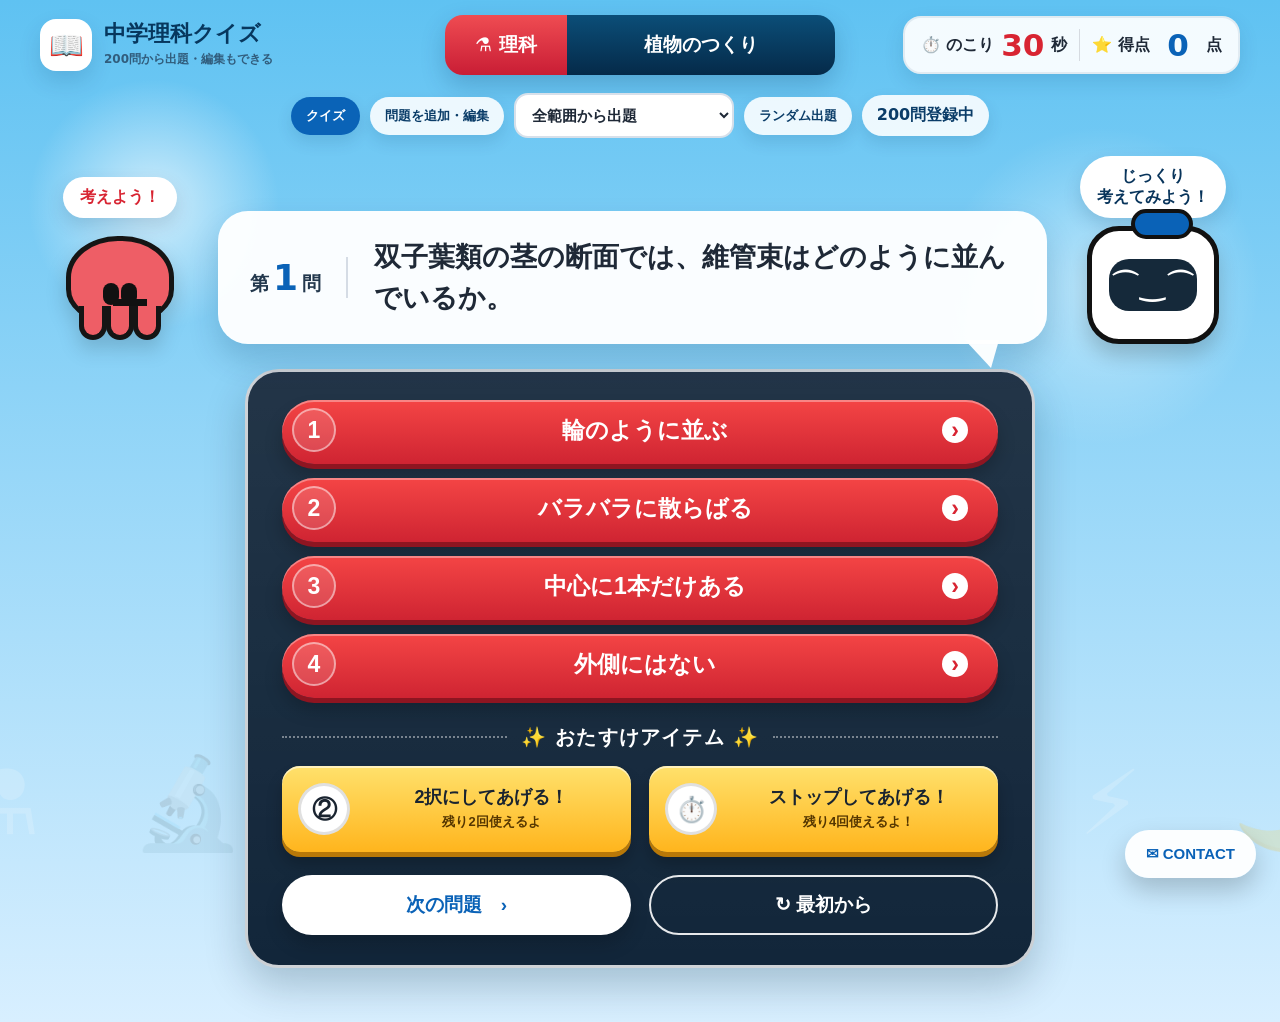
<file: itimonittou.html>
<!DOCTYPE html>
<html lang="ja">
<head>
  <meta charset="UTF-8" />
  <meta name="viewport" content="width=device-width, initial-scale=1.0" />
  <title>中学理科クイズ 200問</title>
  <style>
    :root {
      --sky1: #5fc2f2;
      --sky2: #d8efff;
      --navy: #12263a;
      --navy2: #0b1d2d;
      --blue: #0a63b7;
      --red: #e9343f;
      --red2: #c51d30;
      --yellow: #ffd84a;
      --green: #26a269;
      --ink: #1f2937;
      --muted: #667085;
      --paper: #ffffff;
      --line: #d7e0ea;
      --shadow: 0 18px 40px rgba(3, 31, 52, 0.22);
    }
    * { box-sizing: border-box; }
    body {
      margin: 0;
      font-family: "Hiragino Sans", "Yu Gothic", "Meiryo", system-ui, sans-serif;
      color: var(--ink);
      min-height: 100vh;
      background:
        radial-gradient(circle at 12% 20%, rgba(255,255,255,.65), transparent 9%),
        radial-gradient(circle at 86% 28%, rgba(255,255,255,.45), transparent 12%),
        linear-gradient(180deg, var(--sky1), var(--sky2));
      overflow-x: hidden;
    }
    body::before {
      content: "⚗︎  🔬  🌱  ⚛︎  🧪  ✦  ⚡  🌙";
      position: fixed;
      inset: auto -40px 44px -40px;
      text-align: center;
      font-size: clamp(50px, 7vw, 90px);
      letter-spacing: .35em;
      color: rgba(255, 255, 255, .18);
      pointer-events: none;
      white-space: nowrap;
    }
    .app { width: min(1200px, calc(100% - 28px)); margin: 0 auto; padding-bottom: 54px; position: relative; z-index: 1; }
    header { display: grid; grid-template-columns: 1fr auto 1fr; gap: 18px; align-items: center; padding: 15px 0 18px; }
    .brand { display: flex; align-items: center; gap: 12px; color: #07375e; font-weight: 900; }
    .brand-icon { width: 52px; height: 52px; border-radius: 16px; background: #fff; display: grid; place-items: center; font-size: 28px; box-shadow: 0 10px 22px rgba(8, 52, 91, .14); }
    .brand-main { font-size: 22px; line-height: 1.05; }
    .brand-sub { margin-top: 5px; font-size: 12px; color: #315d7d; font-weight: 800; }
    .tabs { display: flex; min-width: 390px; overflow: hidden; border-radius: 18px; box-shadow: 0 10px 24px rgba(8, 52, 91, .22); }
    .tab { padding: 17px 30px; color: #fff; font-size: 19px; font-weight: 900; display: flex; align-items: center; justify-content: center; gap: 9px; }
    .tab.subject { background: linear-gradient(180deg, #ef4c52, #c91d35); }
    .tab.unit { background: linear-gradient(180deg, #0b4e78, #052a49); flex: 1; }
    .status { justify-self: end; display: flex; align-items: center; gap: 12px; padding: 11px 16px; border-radius: 18px; background: rgba(255,255,255,.93); border: 2px solid rgba(7,55,94,.08); box-shadow: 0 8px 20px rgba(10,61,98,.12); font-weight: 900; white-space: nowrap; }
    .status-item { display: flex; align-items: center; gap: 7px; }
    .status-big { font-size: 31px; line-height: 1; min-width: 42px; text-align: center; }
    #timeLeft { color: #d82432; }
    #score { color: #0a62b7; }
    .divider { width: 1px; height: 32px; background: #d6dbe1; }
    .mode-row { display: flex; flex-wrap: wrap; gap: 10px; align-items: center; justify-content: center; margin: 0 0 18px; }
    .chip { border: 0; border-radius: 999px; padding: 10px 15px; font-weight: 900; background: rgba(255,255,255,.88); color: #0a3c68; box-shadow: 0 7px 16px rgba(8,52,91,.12); cursor: pointer; }
    .chip.active { background: #0a63b7; color: #fff; }
    .select, .search-input, .form-input, .form-textarea { border: 2px solid #d7e0ea; border-radius: 14px; background: #fff; padding: 11px 12px; font-weight: 800; color: var(--ink); font-size: 15px; }
    .select { min-width: 220px; }
    .question-area { margin: 7px auto 25px; display: grid; grid-template-columns: 160px 1fr 175px; gap: 18px; align-items: end; }
    .mascot { display: flex; flex-direction: column; align-items: center; gap: 8px; user-select: none; }
    .talk { background: #fff; color: #d82432; border-radius: 999px; font-weight: 900; padding: 10px 17px; box-shadow: 0 8px 18px rgba(8,52,91,.16); }
    .talk.robot { color: #08345b; text-align: center; }
    .tako { width: 118px; height: 118px; position: relative; filter: drop-shadow(0 10px 10px rgba(0,0,0,.16)); }
    .tako .head { width: 108px; height: 86px; background: #ee5e66; border: 5px solid #151515; border-radius: 48% 48% 38% 38%; position: absolute; left: 5px; top: 10px; }
    .tako .eye { width: 16px; height: 22px; background: #111; border-radius: 999px; position: absolute; top: 42px; }
    .tako .eye.left { left: 32px; } .tako .eye.right { right: 32px; }
    .tako .mouth { width: 34px; height: 24px; border-radius: 0 0 999px 999px; background: #111; position: absolute; top: 58px; left: 42px; }
    .tako .leg { width: 28px; height: 34px; background: #ee5e66; border: 5px solid #151515; border-top: none; border-radius: 0 0 999px 999px; position: absolute; top: 80px; }
    .tako .leg.one { left: 18px; } .tako .leg.two { left: 45px; } .tako .leg.three { right: 18px; }
    .robot-face { width: 132px; height: 118px; border-radius: 32px; background: #fff; border: 5px solid #111; display: grid; place-items: center; box-shadow: 0 12px 20px rgba(0,0,0,.18); position: relative; }
    .robot-screen { width: 88px; height: 52px; background: #15293a; border-radius: 20px; color: #fff; display: grid; place-items: center; font-size: 30px; font-weight: 900; }
    .robot-face::before { content: ""; position: absolute; width: 54px; height: 22px; background: #0a62b7; border: 4px solid #111; border-radius: 20px; top: -22px; left: 39px; }
    .question-card { background: rgba(255,255,255,.96); border-radius: 30px; box-shadow: 0 16px 30px rgba(8,52,91,.18); padding: 26px 32px; display: flex; align-items: center; gap: 26px; min-height: 106px; position: relative; }
    .question-card::after { content: ""; position: absolute; right: 48px; bottom: -24px; border-left: 26px solid transparent; border-right: 8px solid transparent; border-top: 28px solid rgba(255,255,255,.96); }
    .question-number { flex: 0 0 auto; font-weight: 900; color: #23384d; font-size: 19px; border-right: 2px solid #d5dce5; padding-right: 25px; }
    .question-number strong { color: #0a62b7; font-size: 36px; margin: 0 4px; }
    .question-text { font-weight: 900; font-size: clamp(19px, 2.2vw, 27px); line-height: 1.5; }
    .quiz-panel { width: min(790px, 100%); margin: 0 auto; background: linear-gradient(180deg, rgba(255,255,255,.07), transparent), var(--navy); border: 3px solid rgba(255,255,255,.78); border-radius: 34px; box-shadow: var(--shadow); padding: 28px 34px 30px; }
    .answers { display: grid; gap: 14px; }
    .answer-btn { width: 100%; border: 0; border-radius: 999px; min-height: 64px; background: linear-gradient(180deg, #f44545, #cf2432); color: #fff; box-shadow: inset 0 2px 0 rgba(255,255,255,.35), 0 5px 0 #8e1521, 0 12px 18px rgba(0,0,0,.22); font-size: 23px; font-weight: 900; cursor: pointer; display: grid; grid-template-columns: 56px 1fr 34px; align-items: center; gap: 12px; padding: 8px 22px 12px 10px; transition: transform .12s ease, filter .12s ease, opacity .12s ease; }
    .answer-btn:hover:not(:disabled) { transform: translateY(-2px); filter: brightness(1.04); }
    .answer-btn:disabled { cursor: default; opacity: .82; }
    .answer-btn.hidden-choice { display: none; }
    .answer-btn.correct { background: linear-gradient(180deg, #31c77a, #158b51); box-shadow: inset 0 2px 0 rgba(255,255,255,.35), 0 5px 0 #0f6039, 0 12px 18px rgba(0,0,0,.22); }
    .answer-btn.wrong { background: linear-gradient(180deg, #707785, #404855); box-shadow: inset 0 2px 0 rgba(255,255,255,.22), 0 5px 0 #252a31, 0 12px 18px rgba(0,0,0,.2); }
    .choice-number { width: 44px; height: 44px; border-radius: 50%; display: grid; place-items: center; background: rgba(255,255,255,.14); border: 2px solid rgba(255,255,255,.48); font-size: 23px; }
    .choice-arrow { width: 26px; height: 26px; border-radius: 50%; display: grid; place-items: center; background: #fff; color: #d82432; font-weight: 900; }
    .lifeline-title { color: #fff; display: flex; align-items: center; justify-content: center; gap: 14px; margin: 26px 0 15px; font-size: 20px; font-weight: 900; letter-spacing: .06em; }
    .lifeline-title::before, .lifeline-title::after { content: ""; height: 2px; flex: 1; border-top: 2px dotted rgba(255,255,255,.42); }
    .lifelines { display: grid; grid-template-columns: 1fr 1fr; gap: 18px; }
    .lifeline-btn { min-height: 86px; border: 0; border-radius: 18px; background: linear-gradient(180deg, #ffe16c, #ffb51d); color: #1a2430; font-weight: 900; cursor: pointer; display: grid; grid-template-columns: 58px 1fr; align-items: center; gap: 12px; padding: 12px 16px; box-shadow: inset 0 2px 0 rgba(255,255,255,.55), 0 5px 0 #b87808, 0 12px 16px rgba(0,0,0,.22); }
    .lifeline-btn:disabled { opacity: .46; cursor: default; }
    .lifeline-icon { width: 52px; height: 52px; border-radius: 50%; background: #fff; display: grid; place-items: center; font-size: 25px; border: 3px solid rgba(0,0,0,.12); }
    .lifeline-main { font-size: 18px; line-height: 1.2; }
    .lifeline-sub { margin-top: 5px; font-size: 13px; color: #553600; }
    .result-box { margin-top: 21px; background: rgba(255,255,255,.94); border-radius: 20px; padding: 17px 19px; display: none; line-height: 1.7; font-weight: 800; }
    .result-box.show { display: block; }
    .result-title { font-size: 21px; margin-bottom: 4px; }
    .correct-text { color: #13824e; } .wrong-text { color: #c72432; }
    .explanation { color: #344054; font-size: 15px; font-weight: 700; }
    .bottom-actions { margin-top: 23px; display: grid; grid-template-columns: 1fr 1fr; gap: 18px; }
    .nav-btn { min-height: 60px; border-radius: 999px; border: 2px solid rgba(255,255,255,.9); font-size: 19px; font-weight: 900; cursor: pointer; transition: transform .12s ease, filter .12s ease; }
    .nav-btn:hover { transform: translateY(-2px); filter: brightness(1.03); }
    .next-btn { background: #fff; color: #0a62b7; box-shadow: 0 10px 18px rgba(0,0,0,.18); }
    .reset-btn { background: transparent; color: #fff; }
    .finish-card, .admin-card { display: none; width: min(1040px, 100%); margin: 0 auto; background: rgba(255,255,255,.96); border-radius: 32px; padding: 30px; box-shadow: var(--shadow); }
    .finish-card.show, .admin-card.show { display: block; }
    .finish-card { text-align: center; width: min(790px, 100%); }
    .finish-title { font-size: 32px; font-weight: 900; color: #08345b; margin-bottom: 12px; }
    .finish-score { font-size: 58px; font-weight: 900; color: #0a62b7; margin: 10px 0; }
    .finish-message { color: #475467; font-weight: 800; line-height: 1.8; margin-bottom: 24px; }
    .admin-head { display: flex; justify-content: space-between; gap: 16px; align-items: start; flex-wrap: wrap; border-bottom: 2px solid var(--line); padding-bottom: 18px; margin-bottom: 20px; }
    .admin-title { font-size: 25px; font-weight: 900; color: #07375e; }
    .admin-note { color: #667085; font-weight: 700; line-height: 1.7; max-width: 720px; font-size: 14px; }
    .admin-grid { display: grid; grid-template-columns: 360px 1fr; gap: 22px; align-items: start; }
    .question-list { background: #f7fbff; border: 2px solid var(--line); border-radius: 20px; padding: 14px; max-height: 610px; overflow: auto; }
    .list-meta { display: flex; justify-content: space-between; align-items: center; margin: 12px 0; font-weight: 900; color: #315d7d; }
    .q-item { width: 100%; text-align: left; border: 2px solid transparent; background: #fff; border-radius: 14px; padding: 11px 12px; margin-bottom: 9px; cursor: pointer; font-weight: 800; color: #243447; box-shadow: 0 5px 12px rgba(7,55,94,.08); }
    .q-item small { display: block; color: #667085; margin-top: 3px; font-weight: 700; }
    .q-item.active { border-color: #0a63b7; background: #eaf5ff; }
    .editor { background: #fff; border: 2px solid var(--line); border-radius: 20px; padding: 18px; }
    .form-row { margin-bottom: 14px; }
    .form-row label { display: block; font-weight: 900; margin-bottom: 7px; color: #243447; }
    .form-input, .form-textarea, .form-select { width: 100%; }
    .form-textarea { min-height: 82px; resize: vertical; }
    .choice-grid { display: grid; grid-template-columns: 1fr 1fr; gap: 12px; }
    .admin-actions { display: flex; flex-wrap: wrap; gap: 10px; margin-top: 18px; }
    .action-btn { border: 0; border-radius: 14px; padding: 12px 16px; font-weight: 900; cursor: pointer; }
    .primary { background: #0a63b7; color: #fff; }
    .success { background: #158b51; color: #fff; }
    .danger { background: #d82432; color: #fff; }
    .light { background: #eef4fb; color: #07375e; }
    .import-area { margin-top: 18px; border-top: 2px dashed var(--line); padding-top: 16px; }
    .import-area textarea { width: 100%; min-height: 100px; }
    .toast { position: fixed; left: 50%; bottom: 24px; transform: translateX(-50%); background: #102538; color: #fff; padding: 12px 18px; border-radius: 999px; font-weight: 900; box-shadow: var(--shadow); opacity: 0; pointer-events: none; transition: opacity .2s ease; z-index: 50; }
    .toast.show { opacity: 1; }
    .contact { position: fixed; right: 24px; bottom: 22px; background: rgba(255,255,255,.94); color: #0a62b7; border: 0; border-radius: 999px; padding: 15px 21px; font-weight: 900; font-size: 15px; box-shadow: 0 12px 26px rgba(0,0,0,.2); }
    @media (max-width: 1020px) {
      header { grid-template-columns: 1fr; } .tabs, .status { justify-self: stretch; } .tabs { min-width: 0; }
      .question-area { grid-template-columns: 1fr; } .mascot { display: none; }
      .admin-grid { grid-template-columns: 1fr; } .question-list { max-height: 380px; }
    }
    @media (max-width: 650px) {
      .app { width: min(100% - 20px, 1200px); } .tab { padding: 13px 15px; font-size: 16px; }
      .status { flex-wrap: wrap; justify-content: center; } .divider { display: none; }
      .question-card { display: block; padding: 22px; } .question-number { border-right: 0; border-bottom: 2px solid #d5dce5; padding: 0 0 11px; margin-bottom: 13px; }
      .quiz-panel { padding: 22px 17px; border-radius: 26px; } .answer-btn { grid-template-columns: 46px 1fr 26px; font-size: 18px; min-height: 58px; padding-right: 13px; }
      .choice-number { width: 36px; height: 36px; } .lifelines, .bottom-actions, .choice-grid { grid-template-columns: 1fr; } .contact { display: none; }
    }
  </style>
</head>
<body>
  <div class="app">
    <header>
      <div class="brand">
        <div class="brand-icon">📖</div>
        <div><div class="brand-main">中学理科クイズ</div><div class="brand-sub">200問から出題・編集もできる</div></div>
      </div>
      <div class="tabs"><div class="tab subject">⚗️ 理科</div><div class="tab unit" id="unitName">全範囲</div></div>
      <div class="status">
        <div class="status-item"><span>⏱️ のこり</span><span class="status-big" id="timeLeft">32</span><span>秒</span></div>
        <div class="divider"></div>
        <div class="status-item"><span>⭐ 得点</span><span class="status-big" id="score">0</span><span>点</span></div>
      </div>
    </header>

    <div class="mode-row">
      <button class="chip active" id="quizModeBtn">クイズ</button>
      <button class="chip" id="adminModeBtn">問題を追加・編集</button>
      <select class="select" id="unitFilter"></select>
      <button class="chip" id="shuffleBtn">ランダム出題</button>
      <span class="chip" id="countChip">200問</span>
    </div>

    <section id="quizView">
      <section class="question-area" id="questionArea">
        <div class="mascot"><div class="talk">考えよう！</div><div class="tako" aria-hidden="true"><div class="head"><div class="eye left"></div><div class="eye right"></div><div class="mouth"></div></div><div class="leg one"></div><div class="leg two"></div><div class="leg three"></div></div></div>
        <div class="question-card"><div class="question-number">第<strong id="questionNumber">1</strong>問</div><div class="question-text" id="questionText">問題文</div></div>
        <div class="mascot"><div class="talk robot">じっくり<br>考えてみよう！</div><div class="robot-face" aria-hidden="true"><div class="robot-screen">⌒‿⌒</div></div></div>
      </section>

      <main class="quiz-panel" id="quizPanel">
        <div class="answers" id="answers"></div>
        <div class="lifeline-title">✨ おたすけアイテム ✨</div>
        <div class="lifelines">
          <button class="lifeline-btn" id="fiftyBtn"><div class="lifeline-icon">②</div><div><div class="lifeline-main">2択にしてあげる！</div><div class="lifeline-sub" id="fiftyCount">残り2回使えるよ</div></div></button>
          <button class="lifeline-btn" id="stopBtn"><div class="lifeline-icon">⏱️</div><div><div class="lifeline-main">ストップしてあげる！</div><div class="lifeline-sub" id="stopCount">残り4回使えるよ！</div></div></button>
        </div>
        <div class="result-box" id="resultBox"><div class="result-title" id="resultTitle"></div><div class="explanation" id="explanation"></div></div>
        <div class="bottom-actions"><button class="nav-btn next-btn" id="nextBtn">次の問題　›</button><button class="nav-btn reset-btn" id="resetBtn">↻ 最初から</button></div>
      </main>

      <section class="finish-card" id="finishCard"><div class="finish-title">クイズ終了</div><div class="finish-score" id="finalScore">0点</div><div class="finish-message" id="finishMessage">おつかれさまでした。</div><button class="nav-btn next-btn" id="restartBtn">もう一度挑戦する</button></section>
    </section>

    <section class="admin-card" id="adminView">
      <div class="admin-head">
        <div><div class="admin-title">問題管理</div><div class="admin-note">追加・編集・削除した内容は、この端末のブラウザに保存されます。GitHub Pages上で全員に同じ問題を配る場合は、エクスポートしたJSONを使ってコード内の初期問題を書き換えてください。</div></div>
        <div class="admin-actions"><button class="action-btn light" id="backToQuizBtn">クイズに戻る</button><button class="action-btn primary" id="newQuestionBtn">新規作成</button></div>
      </div>
      <div class="admin-grid">
        <div class="question-list">
          <input class="search-input" id="adminSearch" placeholder="問題文・単元で検索" />
          <div class="list-meta"><span id="adminCount">0問</span><span>クリックで編集</span></div>
          <div id="questionList"></div>
        </div>
        <div class="editor">
          <div class="form-row"><label>単元</label><input class="form-input" id="editUnit" placeholder="例：植物のつくり" /></div>
          <div class="form-row"><label>問題文</label><textarea class="form-textarea" id="editQuestion" placeholder="問題文を入力"></textarea></div>
          <div class="choice-grid">
            <div class="form-row"><label>選択肢1</label><input class="form-input" id="choice0" /></div>
            <div class="form-row"><label>選択肢2</label><input class="form-input" id="choice1" /></div>
            <div class="form-row"><label>選択肢3</label><input class="form-input" id="choice2" /></div>
            <div class="form-row"><label>選択肢4</label><input class="form-input" id="choice3" /></div>
          </div>
          <div class="form-row"><label>正解</label><select class="select form-select" id="editAnswer"><option value="0">選択肢1</option><option value="1">選択肢2</option><option value="2">選択肢3</option><option value="3">選択肢4</option></select></div>
          <div class="form-row"><label>解説</label><textarea class="form-textarea" id="editExplanation" placeholder="解説を入力"></textarea></div>
          <div class="admin-actions"><button class="action-btn success" id="saveQuestionBtn">保存</button><button class="action-btn danger" id="deleteQuestionBtn">削除</button><button class="action-btn light" id="clearFormBtn">入力をクリア</button></div>
          <div class="import-area">
            <div class="form-row"><label>インポート・エクスポート用JSON</label><textarea class="form-textarea" id="jsonArea" placeholder="エクスポートするとここにJSONが出ます。インポートする場合はここに貼ります。"></textarea></div>
            <div class="admin-actions"><button class="action-btn primary" id="exportBtn">JSONをエクスポート</button><button class="action-btn success" id="importBtn">JSONをインポート</button><button class="action-btn danger" id="resetDefaultBtn">初期200問に戻す</button></div>
          </div>
        </div>
      </div>
    </section>
  </div>
  <button class="contact">✉ CONTACT</button>
  <div class="toast" id="toast">保存しました</div>

  <script>
    const DEFAULT_QUESTIONS = [
  {
    "id": "q001",
    "unit": "植物のつくり",
    "question": "双子葉類の茎の断面では、維管束はどのように並んでいるか。",
    "choices": [
      "輪のように並ぶ",
      "バラバラに散らばる",
      "中心に1本だけある",
      "外側にはない"
    ],
    "answer": 0,
    "explanation": "双子葉類の茎では、維管束が輪状に並びます。"
  },
  {
    "id": "q002",
    "unit": "植物のつくり",
    "question": "単子葉類の茎の断面では、維管束はどのように並んでいるか。",
    "choices": [
      "輪のように並ぶ",
      "バラバラに散らばる",
      "形成層だけが並ぶ",
      "中心に集まる"
    ],
    "answer": 1,
    "explanation": "単子葉類の茎では、維管束が散らばって見えます。"
  },
  {
    "id": "q003",
    "unit": "植物のつくり",
    "question": "根で水や水に溶けた無機養分を吸収する部分はどれか。",
    "choices": [
      "気孔",
      "根毛",
      "葉脈",
      "子房"
    ],
    "answer": 1,
    "explanation": "根毛は表面積を大きくし、水や無機養分を吸収しやすくします。"
  },
  {
    "id": "q004",
    "unit": "植物のつくり",
    "question": "水や水に溶けた無機養分が通る管はどれか。",
    "choices": [
      "道管",
      "師管",
      "気孔",
      "胚珠"
    ],
    "answer": 0,
    "explanation": "道管は根から吸収した水や無機養分を運びます。"
  },
  {
    "id": "q005",
    "unit": "植物のつくり",
    "question": "葉でつくられた養分が通る管はどれか。",
    "choices": [
      "道管",
      "師管",
      "根毛",
      "柱頭"
    ],
    "answer": 1,
    "explanation": "師管は葉でつくられた養分を植物体の各部へ運びます。"
  },
  {
    "id": "q006",
    "unit": "植物のつくり",
    "question": "蒸散が主に行われる小さな穴はどれか。",
    "choices": [
      "気孔",
      "維管束",
      "胚珠",
      "根毛"
    ],
    "answer": 0,
    "explanation": "気孔から水蒸気が出ていくはたらきを蒸散といいます。"
  },
  {
    "id": "q007",
    "unit": "植物のつくり",
    "question": "光合成で主に使われる気体はどれか。",
    "choices": [
      "酸素",
      "二酸化炭素",
      "窒素",
      "水素"
    ],
    "answer": 1,
    "explanation": "光合成では二酸化炭素と水を材料に、デンプンなどをつくります。"
  },
  {
    "id": "q008",
    "unit": "植物のつくり",
    "question": "光合成で主に発生する気体はどれか。",
    "choices": [
      "二酸化炭素",
      "酸素",
      "アンモニア",
      "水素"
    ],
    "answer": 1,
    "explanation": "光合成では酸素が発生します。"
  },
  {
    "id": "q009",
    "unit": "植物のつくり",
    "question": "葉緑体を多く含み、光合成がさかんな部分はどれか。",
    "choices": [
      "葉",
      "根毛",
      "花粉",
      "種子"
    ],
    "answer": 0,
    "explanation": "葉には葉緑体が多く、光合成がさかんに行われます。"
  },
  {
    "id": "q010",
    "unit": "植物のつくり",
    "question": "ヨウ素液で青紫色に変化する物質はどれか。",
    "choices": [
      "デンプン",
      "タンパク質",
      "脂肪",
      "食塩"
    ],
    "answer": 0,
    "explanation": "ヨウ素液はデンプンの検出に使います。"
  },
  {
    "id": "q011",
    "unit": "植物のつくり",
    "question": "裸子植物の特徴として正しいものはどれか。",
    "choices": [
      "胚珠が子房に包まれる",
      "胚珠がむき出しになっている",
      "花をまったくつくらない",
      "維管束がない"
    ],
    "answer": 1,
    "explanation": "裸子植物では胚珠が子房に包まれず、むき出しです。"
  },
  {
    "id": "q012",
    "unit": "植物のつくり",
    "question": "被子植物の特徴として正しいものはどれか。",
    "choices": [
      "胚珠が子房に包まれている",
      "胞子でふえるだけである",
      "根・茎・葉がない",
      "維管束がない"
    ],
    "answer": 0,
    "explanation": "被子植物では胚珠が子房の中にあります。"
  },
  {
    "id": "q013",
    "unit": "植物のつくり",
    "question": "花粉が柱頭につくことを何というか。",
    "choices": [
      "受粉",
      "受精",
      "発芽",
      "蒸散"
    ],
    "answer": 0,
    "explanation": "花粉がめしべの柱頭につくことを受粉といいます。"
  },
  {
    "id": "q014",
    "unit": "植物のつくり",
    "question": "受精後、胚珠は何になるか。",
    "choices": [
      "果実",
      "種子",
      "花粉",
      "子房"
    ],
    "answer": 1,
    "explanation": "受精後、胚珠は種子になります。"
  },
  {
    "id": "q015",
    "unit": "植物のつくり",
    "question": "受精後、子房は何になるか。",
    "choices": [
      "種子",
      "果実",
      "葉",
      "根"
    ],
    "answer": 1,
    "explanation": "受精後、子房は果実になります。"
  },
  {
    "id": "q016",
    "unit": "植物のつくり",
    "question": "双子葉類の葉脈に多い形はどれか。",
    "choices": [
      "平行脈",
      "網状脈",
      "輪状脈",
      "放射脈だけ"
    ],
    "answer": 1,
    "explanation": "双子葉類の葉脈は網目状に広がる網状脈が多いです。"
  },
  {
    "id": "q017",
    "unit": "植物のつくり",
    "question": "単子葉類の葉脈に多い形はどれか。",
    "choices": [
      "網状脈",
      "平行脈",
      "星形脈",
      "輪状脈"
    ],
    "answer": 1,
    "explanation": "単子葉類の葉脈は平行に並ぶ平行脈が多いです。"
  },
  {
    "id": "q018",
    "unit": "植物のつくり",
    "question": "蒸散のはたらきとして適切なものはどれか。",
    "choices": [
      "水の吸い上げを助ける",
      "花粉をつくる",
      "種子を休眠させる",
      "土を酸性にする"
    ],
    "answer": 0,
    "explanation": "蒸散によって植物体内の水の移動が助けられます。"
  },
  {
    "id": "q019",
    "unit": "植物のつくり",
    "question": "シダ植物のふえ方として正しいものはどれか。",
    "choices": [
      "種子でふえる",
      "胞子でふえる",
      "花粉でふえる",
      "果実でふえる"
    ],
    "answer": 1,
    "explanation": "シダ植物は胞子でふえます。"
  },
  {
    "id": "q020",
    "unit": "植物のつくり",
    "question": "コケ植物の特徴として正しいものはどれか。",
    "choices": [
      "維管束が発達している",
      "根・茎・葉の区別がはっきりしない",
      "種子をつくる",
      "花を咲かせる"
    ],
    "answer": 1,
    "explanation": "コケ植物は根・茎・葉の区別がはっきりせず、胞子でふえます。"
  },
  {
    "id": "q021",
    "unit": "動物のからだ",
    "question": "消化酵素アミラーゼが主に分解する物質はどれか。",
    "choices": [
      "デンプン",
      "脂肪",
      "タンパク質",
      "食塩"
    ],
    "answer": 0,
    "explanation": "アミラーゼはデンプンを糖に分解します。"
  },
  {
    "id": "q022",
    "unit": "動物のからだ",
    "question": "タンパク質の消化に関係が深い消化液はどれか。",
    "choices": [
      "胃液",
      "だ液",
      "胆汁",
      "水"
    ],
    "answer": 0,
    "explanation": "胃液にはタンパク質の消化に関わる酵素が含まれます。"
  },
  {
    "id": "q023",
    "unit": "動物のからだ",
    "question": "胆汁のはたらきとして正しいものはどれか。",
    "choices": [
      "脂肪を細かくする",
      "デンプンを糖にする",
      "酸素を運ぶ",
      "水を吸収する"
    ],
    "answer": 0,
    "explanation": "胆汁は脂肪を細かくし、消化を助けます。"
  },
  {
    "id": "q024",
    "unit": "動物のからだ",
    "question": "小腸の内側にある、栄養分を吸収しやすくする小さな突起はどれか。",
    "choices": [
      "柔毛",
      "気孔",
      "肺胞",
      "関節"
    ],
    "answer": 0,
    "explanation": "小腸の柔毛は表面積を大きくし、栄養分を吸収しやすくします。"
  },
  {
    "id": "q025",
    "unit": "動物のからだ",
    "question": "血液中で酸素を運ぶ成分はどれか。",
    "choices": [
      "赤血球",
      "白血球",
      "血小板",
      "血しょう"
    ],
    "answer": 0,
    "explanation": "赤血球のヘモグロビンが酸素を運びます。"
  },
  {
    "id": "q026",
    "unit": "動物のからだ",
    "question": "体内に入った細菌などを攻撃する血液成分はどれか。",
    "choices": [
      "赤血球",
      "白血球",
      "血小板",
      "血しょう"
    ],
    "answer": 1,
    "explanation": "白血球は体内に入った異物を攻撃します。"
  },
  {
    "id": "q027",
    "unit": "動物のからだ",
    "question": "出血したとき血を固めるはたらきがあるものはどれか。",
    "choices": [
      "血小板",
      "赤血球",
      "白血球",
      "リンパ液"
    ],
    "answer": 0,
    "explanation": "血小板は血液を固めることに関係します。"
  },
  {
    "id": "q028",
    "unit": "動物のからだ",
    "question": "心臓から全身へ血液を送り出す血管はどれか。",
    "choices": [
      "動脈",
      "静脈",
      "毛細血管",
      "リンパ管"
    ],
    "answer": 0,
    "explanation": "動脈は心臓から出る血液が流れる血管です。"
  },
  {
    "id": "q029",
    "unit": "動物のからだ",
    "question": "全身から心臓へ血液を戻す血管はどれか。",
    "choices": [
      "動脈",
      "静脈",
      "毛細血管",
      "肺胞"
    ],
    "answer": 1,
    "explanation": "静脈は心臓へ戻る血液が流れる血管です。"
  },
  {
    "id": "q030",
    "unit": "動物のからだ",
    "question": "肺で気体交換が行われる小さな袋状の部分はどれか。",
    "choices": [
      "肺胞",
      "気孔",
      "柔毛",
      "横隔膜"
    ],
    "answer": 0,
    "explanation": "肺胞のまわりには毛細血管があり、酸素と二酸化炭素の交換が行われます。"
  },
  {
    "id": "q031",
    "unit": "動物のからだ",
    "question": "ヒトの呼吸で体内に取り入れる気体は主にどれか。",
    "choices": [
      "二酸化炭素",
      "酸素",
      "窒素だけ",
      "水素"
    ],
    "answer": 1,
    "explanation": "呼吸では酸素を取り入れ、二酸化炭素を出します。"
  },
  {
    "id": "q032",
    "unit": "動物のからだ",
    "question": "刺激を受け取る器官を何というか。",
    "choices": [
      "感覚器官",
      "運動器官",
      "消化器官",
      "排出器官"
    ],
    "answer": 0,
    "explanation": "目、耳、鼻、舌、皮ふなどは感覚器官です。"
  },
  {
    "id": "q033",
    "unit": "動物のからだ",
    "question": "神経系で、脳とせきずいを合わせて何というか。",
    "choices": [
      "中枢神経",
      "末しょう神経",
      "感覚神経",
      "運動神経"
    ],
    "answer": 0,
    "explanation": "脳とせきずいを中枢神経といいます。"
  },
  {
    "id": "q034",
    "unit": "動物のからだ",
    "question": "反射の例として最も適切なものはどれか。",
    "choices": [
      "熱いものに触れて手を引っこめる",
      "昼食の献立を考える",
      "計算問題を解く",
      "音楽を覚える"
    ],
    "answer": 0,
    "explanation": "反射は意識とは関係なくすばやく起こる反応です。"
  },
  {
    "id": "q035",
    "unit": "動物のからだ",
    "question": "骨と骨をつないでいる部分はどれか。",
    "choices": [
      "関節",
      "筋肉",
      "肺胞",
      "柔毛"
    ],
    "answer": 0,
    "explanation": "関節は骨と骨がつながる部分です。"
  },
  {
    "id": "q036",
    "unit": "動物のからだ",
    "question": "筋肉が骨を動かすために骨についている部分はどれか。",
    "choices": [
      "けん",
      "気管",
      "小腸",
      "腎臓"
    ],
    "answer": 0,
    "explanation": "筋肉はけんによって骨についています。"
  },
  {
    "id": "q037",
    "unit": "動物のからだ",
    "question": "尿をつくる器官はどれか。",
    "choices": [
      "腎臓",
      "肝臓",
      "肺",
      "胃"
    ],
    "answer": 0,
    "explanation": "腎臓は血液中の不要物をこし取り、尿をつくります。"
  },
  {
    "id": "q038",
    "unit": "動物のからだ",
    "question": "恒温動物の説明として正しいものはどれか。",
    "choices": [
      "外界の温度に関係なく体温をほぼ一定に保つ",
      "体温が必ず0℃になる",
      "水中でしか生活できない",
      "背骨をもたない"
    ],
    "answer": 0,
    "explanation": "鳥類や哺乳類は恒温動物です。"
  },
  {
    "id": "q039",
    "unit": "動物のからだ",
    "question": "魚類の呼吸器官はどれか。",
    "choices": [
      "えら",
      "肺",
      "気門",
      "皮ふだけ"
    ],
    "answer": 0,
    "explanation": "魚類は主にえらで水中の酸素を取り入れます。"
  },
  {
    "id": "q040",
    "unit": "動物のからだ",
    "question": "外骨格をもち、体とあしに節がある動物のなかまはどれか。",
    "choices": [
      "節足動物",
      "軟体動物",
      "魚類",
      "両生類"
    ],
    "answer": 0,
    "explanation": "昆虫やエビ、カニなどは節足動物です。"
  },
  {
    "id": "q041",
    "unit": "細胞・遺伝",
    "question": "植物細胞にあり、動物細胞にはないつくりとして正しいものはどれか。",
    "choices": [
      "細胞壁",
      "核",
      "細胞膜",
      "細胞質"
    ],
    "answer": 0,
    "explanation": "植物細胞には細胞壁があります。"
  },
  {
    "id": "q042",
    "unit": "細胞・遺伝",
    "question": "光合成を行う細胞内のつくりはどれか。",
    "choices": [
      "葉緑体",
      "核",
      "液胞",
      "細胞膜"
    ],
    "answer": 0,
    "explanation": "葉緑体で光合成が行われます。"
  },
  {
    "id": "q043",
    "unit": "細胞・遺伝",
    "question": "細胞の活動を調節し、遺伝子を含む部分はどれか。",
    "choices": [
      "核",
      "細胞壁",
      "液胞",
      "細胞膜"
    ],
    "answer": 0,
    "explanation": "核には遺伝子が含まれ、細胞のはたらきを調節します。"
  },
  {
    "id": "q044",
    "unit": "細胞・遺伝",
    "question": "生物のからだが細胞でできていることを最初に観察した人物として有名なのは誰か。",
    "choices": [
      "フック",
      "メンデル",
      "ニュートン",
      "ダーウィン"
    ],
    "answer": 0,
    "explanation": "フックはコルクを観察し、細胞という語を使いました。"
  },
  {
    "id": "q045",
    "unit": "細胞・遺伝",
    "question": "体細胞分裂で、分裂前後の染色体の数はどうなるか。",
    "choices": [
      "同じになる",
      "半分になる",
      "2倍になる",
      "なくなる"
    ],
    "answer": 0,
    "explanation": "体細胞分裂では、分裂後の細胞も同じ染色体数になります。"
  },
  {
    "id": "q046",
    "unit": "細胞・遺伝",
    "question": "生殖細胞ができるとき、染色体の数はどうなるか。",
    "choices": [
      "半分になる",
      "2倍になる",
      "変わらない",
      "0になる"
    ],
    "answer": 0,
    "explanation": "減数分裂によって、卵や精子の染色体数は半分になります。"
  },
  {
    "id": "q047",
    "unit": "細胞・遺伝",
    "question": "親から子へ伝わる形や性質を何というか。",
    "choices": [
      "形質",
      "蒸散",
      "凝結",
      "抵抗"
    ],
    "answer": 0,
    "explanation": "親から子へ伝わる特徴を形質といいます。"
  },
  {
    "id": "q048",
    "unit": "細胞・遺伝",
    "question": "形質を決めるもとになるものはどれか。",
    "choices": [
      "遺伝子",
      "気孔",
      "柔毛",
      "道管"
    ],
    "answer": 0,
    "explanation": "遺伝子が形質を決める情報をもちます。"
  },
  {
    "id": "q049",
    "unit": "細胞・遺伝",
    "question": "対立形質のうち、子に現れやすい形質を何というか。",
    "choices": [
      "顕性形質",
      "潜性形質",
      "中性形質",
      "反射形質"
    ],
    "answer": 0,
    "explanation": "現れやすい形質を顕性形質といいます。"
  },
  {
    "id": "q050",
    "unit": "細胞・遺伝",
    "question": "対立形質のうち、子に現れにくい形質を何というか。",
    "choices": [
      "顕性形質",
      "潜性形質",
      "優先形質",
      "蒸散形質"
    ],
    "answer": 1,
    "explanation": "現れにくい形質を潜性形質といいます。"
  },
  {
    "id": "q051",
    "unit": "細胞・遺伝",
    "question": "AAとaaをかけ合わせたとき、子の遺伝子の組み合わせはどうなるか。",
    "choices": [
      "すべてAa",
      "すべてAA",
      "AAとaaが1:1",
      "すべてaa"
    ],
    "answer": 0,
    "explanation": "AAの親はA、aaの親はaを出すので、子はすべてAaです。"
  },
  {
    "id": "q052",
    "unit": "細胞・遺伝",
    "question": "AaとAaをかけ合わせたとき、遺伝子の組み合わせAA:Aa:aaはどの比になるか。",
    "choices": [
      "1:2:1",
      "3:1:0",
      "1:1:1",
      "2:1:2"
    ],
    "answer": 0,
    "explanation": "Aa×AaではAA:Aa:aa=1:2:1になります。"
  },
  {
    "id": "q053",
    "unit": "細胞・遺伝",
    "question": "AaとAaで、Aが顕性のとき、現れる形質の比はおよそどれか。",
    "choices": [
      "3:1",
      "1:2:1",
      "1:1",
      "すべて顕性"
    ],
    "answer": 0,
    "explanation": "AAとAaが顕性、aaが潜性として現れるので顕性:潜性=3:1です。"
  },
  {
    "id": "q054",
    "unit": "細胞・遺伝",
    "question": "メンデルが遺伝の研究で使った植物はどれか。",
    "choices": [
      "エンドウ",
      "アサガオ",
      "サクラ",
      "イネ"
    ],
    "answer": 0,
    "explanation": "メンデルはエンドウを使って遺伝の規則性を調べました。"
  },
  {
    "id": "q055",
    "unit": "細胞・遺伝",
    "question": "卵と精子が合体することを何というか。",
    "choices": [
      "受精",
      "受粉",
      "分裂",
      "蒸散"
    ],
    "answer": 0,
    "explanation": "卵と精子が合体することを受精といいます。"
  },
  {
    "id": "q056",
    "unit": "細胞・遺伝",
    "question": "受精卵が細胞分裂をくり返して個体になっていく過程を何というか。",
    "choices": [
      "発生",
      "凝結",
      "還元",
      "拡散"
    ],
    "answer": 0,
    "explanation": "受精卵が分裂し、からだがつくられていく過程を発生といいます。"
  },
  {
    "id": "q057",
    "unit": "細胞・遺伝",
    "question": "無性生殖の特徴として正しいものはどれか。",
    "choices": [
      "親と同じ形質の子ができやすい",
      "必ず卵と精子が必要",
      "子は必ず親とまったく違う",
      "染色体が存在しない"
    ],
    "answer": 0,
    "explanation": "無性生殖では親と同じ遺伝情報をもつ子ができやすいです。"
  },
  {
    "id": "q058",
    "unit": "細胞・遺伝",
    "question": "有性生殖の特徴として正しいものはどれか。",
    "choices": [
      "卵と精子などの生殖細胞が関係する",
      "必ず親は1個体だけ",
      "子は親と完全に同じ",
      "遺伝子が関係しない"
    ],
    "answer": 0,
    "explanation": "有性生殖では生殖細胞が合体して新しい個体ができます。"
  },
  {
    "id": "q059",
    "unit": "細胞・遺伝",
    "question": "染色体が観察しやすいのは、細胞のどの時期か。",
    "choices": [
      "分裂しているとき",
      "何もしていないときだけ",
      "死んだあと",
      "光合成中だけ"
    ],
    "answer": 0,
    "explanation": "細胞分裂のとき、染色体がはっきり見えやすくなります。"
  },
  {
    "id": "q060",
    "unit": "細胞・遺伝",
    "question": "ヒトの体細胞にある染色体の数として正しいものはどれか。",
    "choices": [
      "46本",
      "23本",
      "12本",
      "92本"
    ],
    "answer": 0,
    "explanation": "ヒトの体細胞の染色体は46本です。生殖細胞はその半分の23本です。"
  },
  {
    "id": "q061",
    "unit": "物質・化学変化",
    "question": "物質が酸素と結びつく化学変化を何というか。",
    "choices": [
      "酸化",
      "還元",
      "中和",
      "蒸留"
    ],
    "answer": 0,
    "explanation": "酸素と結びつく化学変化を酸化といいます。"
  },
  {
    "id": "q062",
    "unit": "物質・化学変化",
    "question": "酸化物から酸素が取り除かれる化学変化を何というか。",
    "choices": [
      "酸化",
      "還元",
      "燃焼",
      "融解"
    ],
    "answer": 1,
    "explanation": "酸化物から酸素が取り除かれる変化を還元といいます。"
  },
  {
    "id": "q063",
    "unit": "物質・化学変化",
    "question": "鉄と硫黄を加熱してできる物質はどれか。",
    "choices": [
      "硫化鉄",
      "酸化鉄",
      "塩化鉄",
      "炭酸鉄"
    ],
    "answer": 0,
    "explanation": "鉄と硫黄が化合すると硫化鉄ができます。"
  },
  {
    "id": "q064",
    "unit": "物質・化学変化",
    "question": "銅を空気中で加熱してできる黒色の物質はどれか。",
    "choices": [
      "酸化銅",
      "硫化銅",
      "塩化銅",
      "炭酸銅"
    ],
    "answer": 0,
    "explanation": "銅を加熱すると酸化銅ができます。"
  },
  {
    "id": "q065",
    "unit": "物質・化学変化",
    "question": "マグネシウムを燃焼させるとできる白色の物質はどれか。",
    "choices": [
      "酸化マグネシウム",
      "塩化マグネシウム",
      "硫化マグネシウム",
      "炭酸マグネシウム"
    ],
    "answer": 0,
    "explanation": "マグネシウムは燃焼して酸化マグネシウムになります。"
  },
  {
    "id": "q066",
    "unit": "物質・化学変化",
    "question": "化学変化の前後で物質全体の質量が変わらない法則はどれか。",
    "choices": [
      "質量保存の法則",
      "慣性の法則",
      "オームの法則",
      "作用反作用の法則"
    ],
    "answer": 0,
    "explanation": "化学変化の前後で、反応に関わる物質全体の質量は変わりません。"
  },
  {
    "id": "q067",
    "unit": "物質・化学変化",
    "question": "水素を発生させる組み合わせとして適切なものはどれか。",
    "choices": [
      "亜鉛とうすい塩酸",
      "石灰石とうすい塩酸",
      "二酸化マンガンとオキシドール",
      "食塩水と砂糖"
    ],
    "answer": 0,
    "explanation": "金属の亜鉛にうすい塩酸を加えると水素が発生します。"
  },
  {
    "id": "q068",
    "unit": "物質・化学変化",
    "question": "二酸化炭素を発生させる組み合わせとして適切なものはどれか。",
    "choices": [
      "石灰石とうすい塩酸",
      "亜鉛とうすい塩酸",
      "鉄と硫黄",
      "銅と酸素"
    ],
    "answer": 0,
    "explanation": "石灰石にうすい塩酸を加えると二酸化炭素が発生します。"
  },
  {
    "id": "q069",
    "unit": "物質・化学変化",
    "question": "酸素を発生させる実験でよく使う物質の組み合わせはどれか。",
    "choices": [
      "オキシドールと二酸化マンガン",
      "石灰石とうすい塩酸",
      "亜鉛とうすい塩酸",
      "食塩と水"
    ],
    "answer": 0,
    "explanation": "オキシドールに二酸化マンガンを加えると酸素が発生します。"
  },
  {
    "id": "q070",
    "unit": "物質・化学変化",
    "question": "水素の性質として正しいものはどれか。",
    "choices": [
      "火を近づけると音を立てて燃える",
      "石灰水を白くにごらせる",
      "ものを燃やすはたらきが強い",
      "赤色リトマス紙を青にする"
    ],
    "answer": 0,
    "explanation": "水素は火を近づけるとポンという音を立てて燃えます。"
  },
  {
    "id": "q071",
    "unit": "物質・化学変化",
    "question": "酸素の性質として正しいものはどれか。",
    "choices": [
      "ものを燃やすはたらきを助ける",
      "石灰水を白くにごらせる",
      "水にまったく溶けない",
      "刺激臭がある"
    ],
    "answer": 0,
    "explanation": "酸素はものが燃えるのを助ける気体です。"
  },
  {
    "id": "q072",
    "unit": "物質・化学変化",
    "question": "二酸化炭素の性質として正しいものはどれか。",
    "choices": [
      "石灰水を白くにごらせる",
      "火を近づけると爆発する",
      "空気より軽い",
      "ものを燃やすはたらきが強い"
    ],
    "answer": 0,
    "explanation": "二酸化炭素は石灰水を白くにごらせます。"
  },
  {
    "id": "q073",
    "unit": "物質・化学変化",
    "question": "アンモニアの性質として正しいものはどれか。",
    "choices": [
      "水に非常によく溶ける",
      "無臭である",
      "石灰水を白くにごらせる",
      "空気より重い"
    ],
    "answer": 0,
    "explanation": "アンモニアは水に非常によく溶ける気体です。"
  },
  {
    "id": "q074",
    "unit": "物質・化学変化",
    "question": "塩化ナトリウムの化学式はどれか。",
    "choices": [
      "NaCl",
      "H2O",
      "CO2",
      "NH3"
    ],
    "answer": 0,
    "explanation": "塩化ナトリウムはNaClです。"
  },
  {
    "id": "q075",
    "unit": "物質・化学変化",
    "question": "水の化学式はどれか。",
    "choices": [
      "H2O",
      "CO2",
      "O2",
      "NaCl"
    ],
    "answer": 0,
    "explanation": "水は水素原子2個と酸素原子1個からできるH2Oです。"
  },
  {
    "id": "q076",
    "unit": "物質・化学変化",
    "question": "二酸化炭素の化学式はどれか。",
    "choices": [
      "CO2",
      "CO",
      "O2",
      "CaCO3"
    ],
    "answer": 0,
    "explanation": "二酸化炭素はCO2です。"
  },
  {
    "id": "q077",
    "unit": "物質・化学変化",
    "question": "酸素分子の化学式はどれか。",
    "choices": [
      "O2",
      "O",
      "CO2",
      "H2O"
    ],
    "answer": 0,
    "explanation": "酸素分子は酸素原子2個からなるO2です。"
  },
  {
    "id": "q078",
    "unit": "物質・化学変化",
    "question": "炭酸水素ナトリウムを加熱したときに発生する気体はどれか。",
    "choices": [
      "二酸化炭素",
      "水素",
      "酸素",
      "アンモニア"
    ],
    "answer": 0,
    "explanation": "炭酸水素ナトリウムを加熱すると二酸化炭素などができます。"
  },
  {
    "id": "q079",
    "unit": "物質・化学変化",
    "question": "炭酸水素ナトリウムを加熱した後に残る白色の固体は主に何か。",
    "choices": [
      "炭酸ナトリウム",
      "塩化ナトリウム",
      "酸化銅",
      "水酸化ナトリウム"
    ],
    "answer": 0,
    "explanation": "炭酸水素ナトリウムは加熱で炭酸ナトリウム、水、二酸化炭素に分解します。"
  },
  {
    "id": "q080",
    "unit": "物質・化学変化",
    "question": "水を電気分解したとき、陰極側に発生する気体はどれか。",
    "choices": [
      "水素",
      "酸素",
      "二酸化炭素",
      "窒素"
    ],
    "answer": 0,
    "explanation": "水の電気分解では陰極側に水素、陽極側に酸素が発生します。"
  },
  {
    "id": "q081",
    "unit": "物質・化学変化",
    "question": "水を電気分解したとき、水素と酸素の体積比はおよそどれか。",
    "choices": [
      "2:1",
      "1:2",
      "1:1",
      "3:1"
    ],
    "answer": 0,
    "explanation": "水素と酸素は体積比でおよそ2:1です。"
  },
  {
    "id": "q082",
    "unit": "物質・化学変化",
    "question": "酸性の水溶液で赤色リトマス紙はどうなるか。",
    "choices": [
      "変化しない",
      "青色になる",
      "白色になる",
      "黒色になる"
    ],
    "answer": 0,
    "explanation": "酸性では青色リトマス紙が赤色に変わり、赤色リトマス紙は変化しません。"
  },
  {
    "id": "q083",
    "unit": "物質・化学変化",
    "question": "酸性の水溶液で青色リトマス紙はどうなるか。",
    "choices": [
      "赤色になる",
      "変化しない",
      "黄色になる",
      "緑色になる"
    ],
    "answer": 0,
    "explanation": "酸性の水溶液は青色リトマス紙を赤色に変えます。"
  },
  {
    "id": "q084",
    "unit": "物質・化学変化",
    "question": "アルカリ性の水溶液で赤色リトマス紙はどうなるか。",
    "choices": [
      "青色になる",
      "変化しない",
      "黒色になる",
      "白色になる"
    ],
    "answer": 0,
    "explanation": "アルカリ性の水溶液は赤色リトマス紙を青色に変えます。"
  },
  {
    "id": "q085",
    "unit": "物質・化学変化",
    "question": "中性の水溶液として適切なものはどれか。",
    "choices": [
      "食塩水",
      "うすい塩酸",
      "水酸化ナトリウム水溶液",
      "アンモニア水"
    ],
    "answer": 0,
    "explanation": "食塩水はほぼ中性です。"
  },
  {
    "id": "q086",
    "unit": "物質・化学変化",
    "question": "酸とアルカリが反応して互いの性質を打ち消す反応を何というか。",
    "choices": [
      "中和",
      "酸化",
      "還元",
      "蒸留"
    ],
    "answer": 0,
    "explanation": "酸とアルカリが反応することを中和といいます。"
  },
  {
    "id": "q087",
    "unit": "物質・化学変化",
    "question": "中和で一般にできる物質の組み合わせはどれか。",
    "choices": [
      "塩と水",
      "酸素と水素",
      "金属と酸素",
      "デンプンと糖"
    ],
    "answer": 0,
    "explanation": "中和では塩と水ができます。"
  },
  {
    "id": "q088",
    "unit": "物質・化学変化",
    "question": "うすい塩酸に含まれる陽イオンはどれか。",
    "choices": [
      "水素イオン",
      "水酸化物イオン",
      "ナトリウムイオン",
      "塩化物イオンだけ"
    ],
    "answer": 0,
    "explanation": "酸性の水溶液には水素イオンが関係します。"
  },
  {
    "id": "q089",
    "unit": "物質・化学変化",
    "question": "アルカリ性の水溶液に関係が深い陰イオンはどれか。",
    "choices": [
      "水酸化物イオン",
      "水素イオン",
      "塩化物イオン",
      "銅イオン"
    ],
    "answer": 0,
    "explanation": "アルカリ性の水溶液には水酸化物イオンが関係します。"
  },
  {
    "id": "q090",
    "unit": "物質・化学変化",
    "question": "食塩水に電流が流れる理由として適切なものはどれか。",
    "choices": [
      "イオンがあるから",
      "分子がすべて止まるから",
      "電子が水中をまったく動かないから",
      "水が固体になるから"
    ],
    "answer": 0,
    "explanation": "電解質の水溶液ではイオンが電気を運びます。"
  },
  {
    "id": "q091",
    "unit": "物質・化学変化",
    "question": "砂糖水に電流が流れにくい理由として適切なものはどれか。",
    "choices": [
      "砂糖が水中でイオンに分かれにくいから",
      "砂糖が金属だから",
      "砂糖水が必ず凍るから",
      "砂糖が酸素を発生するから"
    ],
    "answer": 0,
    "explanation": "砂糖は水に溶けてもイオンに分かれにくいため、電流が流れにくいです。"
  },
  {
    "id": "q092",
    "unit": "物質・化学変化",
    "question": "水溶液に電流を流し、物質を分解することを何というか。",
    "choices": [
      "電気分解",
      "蒸留",
      "再結晶",
      "ろ過"
    ],
    "answer": 0,
    "explanation": "電流によって物質を分解する操作を電気分解といいます。"
  },
  {
    "id": "q093",
    "unit": "物質・化学変化",
    "question": "混合物から液体を沸点の違いで分ける方法はどれか。",
    "choices": [
      "蒸留",
      "ろ過",
      "再結晶",
      "沈殿"
    ],
    "answer": 0,
    "explanation": "蒸留は沸点の違いを利用して液体を分ける方法です。"
  },
  {
    "id": "q094",
    "unit": "物質・化学変化",
    "question": "水に溶けない固体を液体から分ける方法はどれか。",
    "choices": [
      "ろ過",
      "蒸留",
      "中和",
      "電気分解"
    ],
    "answer": 0,
    "explanation": "ろ過は、水に溶けない固体と液体を分ける方法です。"
  },
  {
    "id": "q095",
    "unit": "物質・化学変化",
    "question": "温度による溶解度の違いを利用して結晶を取り出す方法はどれか。",
    "choices": [
      "再結晶",
      "ろ過",
      "蒸留",
      "酸化"
    ],
    "answer": 0,
    "explanation": "再結晶は溶解度の違いを利用して結晶を取り出します。"
  },
  {
    "id": "q096",
    "unit": "物質・化学変化",
    "question": "状態変化で、固体が液体になることを何というか。",
    "choices": [
      "融解",
      "凝固",
      "蒸発",
      "凝結"
    ],
    "answer": 0,
    "explanation": "固体が液体になることを融解といいます。"
  },
  {
    "id": "q097",
    "unit": "物質・化学変化",
    "question": "状態変化で、液体が気体になることを何というか。",
    "choices": [
      "蒸発",
      "凝固",
      "凝結",
      "昇華"
    ],
    "answer": 0,
    "explanation": "液体が気体になることを蒸発といいます。"
  },
  {
    "id": "q098",
    "unit": "物質・化学変化",
    "question": "状態変化で、気体が液体になることを何というか。",
    "choices": [
      "凝結",
      "融解",
      "昇華",
      "分解"
    ],
    "answer": 0,
    "explanation": "気体が液体になることを凝結といいます。"
  },
  {
    "id": "q099",
    "unit": "物質・化学変化",
    "question": "状態変化の前後で変わらないものはどれか。",
    "choices": [
      "物質そのもの",
      "粒子の間隔だけ",
      "体積だけ",
      "温度だけ"
    ],
    "answer": 0,
    "explanation": "状態変化では物質そのものは変わらず、粒子の集まり方が変わります。"
  },
  {
    "id": "q100",
    "unit": "物質・化学変化",
    "question": "水溶液の濃度を表す式として正しいものはどれか。",
    "choices": [
      "溶質の質量÷水溶液の質量×100",
      "水の質量÷溶質の質量×100",
      "水溶液の質量÷溶媒の質量×100",
      "温度÷質量×100"
    ],
    "answer": 0,
    "explanation": "質量パーセント濃度は、溶質の質量÷水溶液の質量×100で求めます。"
  },
  {
    "id": "q101",
    "unit": "電気・磁界",
    "question": "電流の単位はどれか。",
    "choices": [
      "A",
      "V",
      "Ω",
      "Wb"
    ],
    "answer": 0,
    "explanation": "電流の単位はアンペアAです。"
  },
  {
    "id": "q102",
    "unit": "電気・磁界",
    "question": "電圧の単位はどれか。",
    "choices": [
      "V",
      "A",
      "Ω",
      "N"
    ],
    "answer": 0,
    "explanation": "電圧の単位はボルトVです。"
  },
  {
    "id": "q103",
    "unit": "電気・磁界",
    "question": "抵抗の単位はどれか。",
    "choices": [
      "Ω",
      "A",
      "V",
      "J"
    ],
    "answer": 0,
    "explanation": "抵抗の単位はオームΩです。"
  },
  {
    "id": "q104",
    "unit": "電気・磁界",
    "question": "電力の単位はどれか。",
    "choices": [
      "W",
      "J",
      "N",
      "Pa"
    ],
    "answer": 0,
    "explanation": "電力の単位はワットWです。"
  },
  {
    "id": "q105",
    "unit": "電気・磁界",
    "question": "オームの法則として正しい式はどれか。",
    "choices": [
      "電圧=抵抗×電流",
      "電流=抵抗×電圧",
      "抵抗=電流×電圧",
      "電圧=抵抗÷電流"
    ],
    "answer": 0,
    "explanation": "オームの法則はV=RIです。"
  },
  {
    "id": "q106",
    "unit": "電気・磁界",
    "question": "6Vの電圧で2Aの電流が流れる抵抗は何Ωか。",
    "choices": [
      "3Ω",
      "12Ω",
      "8Ω",
      "4Ω"
    ],
    "answer": 0,
    "explanation": "抵抗=電圧÷電流=6÷2=3Ωです。"
  },
  {
    "id": "q107",
    "unit": "電気・磁界",
    "question": "4Ωの抵抗に2Aの電流が流れるとき、電圧は何Vか。",
    "choices": [
      "8V",
      "2V",
      "6V",
      "4V"
    ],
    "answer": 0,
    "explanation": "電圧=抵抗×電流=4×2=8Vです。"
  },
  {
    "id": "q108",
    "unit": "電気・磁界",
    "question": "3Vの電圧を6Ωの抵抗に加えると、電流は何Aか。",
    "choices": [
      "0.5A",
      "2A",
      "3A",
      "18A"
    ],
    "answer": 0,
    "explanation": "電流=電圧÷抵抗=3÷6=0.5Aです。"
  },
  {
    "id": "q109",
    "unit": "電気・磁界",
    "question": "直列回路で各抵抗に流れる電流はどうなるか。",
    "choices": [
      "どこでも同じ",
      "抵抗ごとに必ず違う",
      "電源から遠いほど大きい",
      "0になる"
    ],
    "answer": 0,
    "explanation": "直列回路では電流はどこでも同じです。"
  },
  {
    "id": "q110",
    "unit": "電気・磁界",
    "question": "並列回路で各枝に加わる電圧はどうなるか。",
    "choices": [
      "同じになる",
      "必ず違う",
      "片方だけ0になる",
      "電流と無関係に2倍になる"
    ],
    "answer": 0,
    "explanation": "並列回路では各枝に同じ電圧が加わります。"
  },
  {
    "id": "q111",
    "unit": "電気・磁界",
    "question": "直列につないだ抵抗全体の抵抗はどうなるか。",
    "choices": [
      "各抵抗の和になる",
      "各抵抗の差になる",
      "必ず小さくなる",
      "0になる"
    ],
    "answer": 0,
    "explanation": "直列の合成抵抗は各抵抗の和です。"
  },
  {
    "id": "q112",
    "unit": "電気・磁界",
    "question": "同じ抵抗を並列につなぐと、全体の抵抗はどうなるか。",
    "choices": [
      "1個のときより小さくなる",
      "1個のときより大きくなる",
      "必ず同じになる",
      "無限大になる"
    ],
    "answer": 0,
    "explanation": "並列にすると電流の通り道が増えるため、合成抵抗は小さくなります。"
  },
  {
    "id": "q113",
    "unit": "電気・磁界",
    "question": "電流計は回路にどのようにつなぐか。",
    "choices": [
      "直列につなぐ",
      "並列につなぐ",
      "電池だけにつなぐ",
      "抵抗と接触させない"
    ],
    "answer": 0,
    "explanation": "電流計は測りたい部分に直列につなぎます。"
  },
  {
    "id": "q114",
    "unit": "電気・磁界",
    "question": "電圧計は回路にどのようにつなぐか。",
    "choices": [
      "並列につなぐ",
      "直列につなぐ",
      "電池から外す",
      "導線の途中に1本だけつなぐ"
    ],
    "answer": 0,
    "explanation": "電圧計は測りたい部分に並列につなぎます。"
  },
  {
    "id": "q115",
    "unit": "電気・磁界",
    "question": "電流による発熱量が大きくなる条件として正しいものはどれか。",
    "choices": [
      "電流が大きいほど大きい",
      "時間が短いほど必ず大きい",
      "抵抗が0なら最大",
      "電圧に関係しない"
    ],
    "answer": 0,
    "explanation": "発熱量は電流や抵抗、時間が大きいほど大きくなります。"
  },
  {
    "id": "q116",
    "unit": "電気・磁界",
    "question": "電力を求める式として正しいものはどれか。",
    "choices": [
      "電力=電圧×電流",
      "電力=電圧÷電流",
      "電力=抵抗÷時間",
      "電力=質量×温度"
    ],
    "answer": 0,
    "explanation": "電力Wは電圧V×電流Aで求めます。"
  },
  {
    "id": "q117",
    "unit": "電気・磁界",
    "question": "100Wの電球を2時間使ったときの電力量はどれか。",
    "choices": [
      "200Wh",
      "50Wh",
      "102Wh",
      "2Wh"
    ],
    "answer": 0,
    "explanation": "電力量=電力×時間=100W×2h=200Whです。"
  },
  {
    "id": "q118",
    "unit": "電気・磁界",
    "question": "磁石のN極とS極を近づけるとどうなるか。",
    "choices": [
      "引き合う",
      "しりぞけ合う",
      "必ず回転しない",
      "磁力が消える"
    ],
    "answer": 0,
    "explanation": "異なる極どうしは引き合います。"
  },
  {
    "id": "q119",
    "unit": "電気・磁界",
    "question": "磁石のN極とN極を近づけるとどうなるか。",
    "choices": [
      "しりぞけ合う",
      "引き合う",
      "必ずくっつく",
      "電流が流れる"
    ],
    "answer": 0,
    "explanation": "同じ極どうしはしりぞけ合います。"
  },
  {
    "id": "q120",
    "unit": "電気・磁界",
    "question": "コイルに電流を流すと何ができるか。",
    "choices": [
      "磁界",
      "音だけ",
      "水素",
      "デンプン"
    ],
    "answer": 0,
    "explanation": "電流が流れる導線のまわりには磁界ができます。"
  },
  {
    "id": "q121",
    "unit": "電気・磁界",
    "question": "電磁石の強さを大きくする方法として適切なものはどれか。",
    "choices": [
      "コイルの巻数を増やす",
      "電流を小さくする",
      "鉄心を抜く",
      "導線を切る"
    ],
    "answer": 0,
    "explanation": "巻数や電流を大きくし、鉄心を入れると電磁石は強くなります。"
  },
  {
    "id": "q122",
    "unit": "電気・磁界",
    "question": "電流が磁界から力を受けることを利用した装置はどれか。",
    "choices": [
      "モーター",
      "乾電池",
      "温度計",
      "顕微鏡"
    ],
    "answer": 0,
    "explanation": "モーターは電流が磁界から受ける力を利用します。"
  },
  {
    "id": "q123",
    "unit": "電気・磁界",
    "question": "コイルの中の磁界が変化すると電流が流れる現象を何というか。",
    "choices": [
      "電磁誘導",
      "中和",
      "蒸散",
      "凝結"
    ],
    "answer": 0,
    "explanation": "磁界の変化によって電流が流れる現象を電磁誘導といいます。"
  },
  {
    "id": "q124",
    "unit": "電気・磁界",
    "question": "発電機が利用している現象はどれか。",
    "choices": [
      "電磁誘導",
      "酸化",
      "反射",
      "屈折"
    ],
    "answer": 0,
    "explanation": "発電機は電磁誘導を利用して電流を得ます。"
  },
  {
    "id": "q125",
    "unit": "電気・磁界",
    "question": "交流の特徴として正しいものはどれか。",
    "choices": [
      "電流の向きが周期的に変わる",
      "電流の向きが常に一定",
      "電圧が必ず0",
      "磁界をつくらない"
    ],
    "answer": 0,
    "explanation": "交流は電流の向きや大きさが周期的に変化します。"
  },
  {
    "id": "q126",
    "unit": "電気・磁界",
    "question": "直流の特徴として正しいものはどれか。",
    "choices": [
      "電流の向きが一定",
      "電流の向きが周期的に変わる",
      "電圧が必ず0",
      "乾電池では使えない"
    ],
    "answer": 0,
    "explanation": "乾電池などの電流は向きが一定の直流です。"
  },
  {
    "id": "q127",
    "unit": "電気・磁界",
    "question": "家庭用コンセントの電流は主にどれか。",
    "choices": [
      "交流",
      "直流",
      "静電気だけ",
      "電流は流れない"
    ],
    "answer": 0,
    "explanation": "家庭用コンセントは交流です。"
  },
  {
    "id": "q128",
    "unit": "電気・磁界",
    "question": "静電気の説明として適切なものはどれか。",
    "choices": [
      "物体に電気がたまったもの",
      "導線に流れる水",
      "磁石から出る光",
      "物質の状態変化"
    ],
    "answer": 0,
    "explanation": "こすれ合うなどして物体に電気がたまることがあります。"
  },
  {
    "id": "q129",
    "unit": "電気・磁界",
    "question": "豆電球が明るくなる条件として適切なものはどれか。",
    "choices": [
      "流れる電流が大きい",
      "抵抗が必ず無限大",
      "電圧が必ず0",
      "回路が切れている"
    ],
    "answer": 0,
    "explanation": "豆電球は流れる電流が大きいほど明るくなりやすいです。"
  },
  {
    "id": "q130",
    "unit": "電気・磁界",
    "question": "電流の向きは、一般にどちらからどちらへ流れると決められているか。",
    "choices": [
      "＋極から−極",
      "−極から＋極",
      "N極からS極",
      "低い所から高い所"
    ],
    "answer": 0,
    "explanation": "電流の向きは電池の＋極から−極へ流れる向きと決めます。"
  },
  {
    "id": "q131",
    "unit": "光・音・力",
    "question": "光が鏡ではね返る現象を何というか。",
    "choices": [
      "反射",
      "屈折",
      "蒸散",
      "還元"
    ],
    "answer": 0,
    "explanation": "光が物体の表面ではね返ることを反射といいます。"
  },
  {
    "id": "q132",
    "unit": "光・音・力",
    "question": "光が空気から水へ進むとき、境界面で進む向きが変わる現象を何というか。",
    "choices": [
      "屈折",
      "反射",
      "燃焼",
      "中和"
    ],
    "answer": 0,
    "explanation": "光が異なる物質へ進むとき向きが変わる現象を屈折といいます。"
  },
  {
    "id": "q133",
    "unit": "光・音・力",
    "question": "鏡での反射で正しい関係はどれか。",
    "choices": [
      "入射角=反射角",
      "入射角は反射角の2倍",
      "反射角は常に0度",
      "入射角と反射角は無関係"
    ],
    "answer": 0,
    "explanation": "反射では入射角と反射角が等しくなります。"
  },
  {
    "id": "q134",
    "unit": "光・音・力",
    "question": "凸レンズで平行な光が集まる点を何というか。",
    "choices": [
      "焦点",
      "力点",
      "支点",
      "中心点"
    ],
    "answer": 0,
    "explanation": "凸レンズで光が集まる点を焦点といいます。"
  },
  {
    "id": "q135",
    "unit": "光・音・力",
    "question": "凸レンズで物体を焦点の内側に置いたときに見える像はどれか。",
    "choices": [
      "正立の虚像",
      "倒立の実像",
      "必ず像はできない",
      "上下左右とも同じ実像"
    ],
    "answer": 0,
    "explanation": "物体が焦点の内側にあると、正立で大きい虚像が見えます。"
  },
  {
    "id": "q136",
    "unit": "光・音・力",
    "question": "白色光をプリズムで分けると何が見えるか。",
    "choices": [
      "いろいろな色の光",
      "音の波",
      "磁力線",
      "水蒸気"
    ],
    "answer": 0,
    "explanation": "白色光はいろいろな色の光が混ざっています。"
  },
  {
    "id": "q137",
    "unit": "光・音・力",
    "question": "音が伝わるために必要なものはどれか。",
    "choices": [
      "空気などの物質",
      "真空だけ",
      "光",
      "磁石"
    ],
    "answer": 0,
    "explanation": "音は空気、水、金属などの物質を通して伝わります。"
  },
  {
    "id": "q138",
    "unit": "光・音・力",
    "question": "音の大きさに関係するものはどれか。",
    "choices": [
      "振幅",
      "振動数",
      "光の速さ",
      "質量保存"
    ],
    "answer": 0,
    "explanation": "音の大きさは振幅に関係します。"
  },
  {
    "id": "q139",
    "unit": "光・音・力",
    "question": "音の高さに関係するものはどれか。",
    "choices": [
      "振動数",
      "振幅",
      "温度計",
      "電圧"
    ],
    "answer": 0,
    "explanation": "音の高さは振動数に関係します。"
  },
  {
    "id": "q140",
    "unit": "光・音・力",
    "question": "振動数の単位はどれか。",
    "choices": [
      "Hz",
      "N",
      "Pa",
      "J"
    ],
    "answer": 0,
    "explanation": "振動数の単位はヘルツHzです。"
  },
  {
    "id": "q141",
    "unit": "光・音・力",
    "question": "力の単位はどれか。",
    "choices": [
      "N",
      "kg",
      "m",
      "A"
    ],
    "answer": 0,
    "explanation": "力の単位はニュートンNです。"
  },
  {
    "id": "q142",
    "unit": "光・音・力",
    "question": "重力の向きとして正しいものはどれか。",
    "choices": [
      "地球の中心に向かう",
      "空に向かう",
      "東に向かう",
      "物体の進む向きと同じ"
    ],
    "answer": 0,
    "explanation": "重力は地球の中心に向かってはたらきます。"
  },
  {
    "id": "q143",
    "unit": "光・音・力",
    "question": "質量100gの物体にはたらく重力は、およそ何Nか。",
    "choices": [
      "1N",
      "10N",
      "0.1N",
      "100N"
    ],
    "answer": 0,
    "explanation": "中学理科では100gの物体にはたらく重力を約1Nとして扱います。"
  },
  {
    "id": "q144",
    "unit": "光・音・力",
    "question": "ばねののびと力の関係を表す法則はどれか。",
    "choices": [
      "フックの法則",
      "オームの法則",
      "質量保存の法則",
      "慣性の法則"
    ],
    "answer": 0,
    "explanation": "ばねののびは加えた力に比例します。"
  },
  {
    "id": "q145",
    "unit": "光・音・力",
    "question": "圧力を求める式として正しいものはどれか。",
    "choices": [
      "圧力=力÷面積",
      "圧力=面積÷力",
      "圧力=質量×温度",
      "圧力=電圧×電流"
    ],
    "answer": 0,
    "explanation": "圧力は単位面積あたりにはたらく力です。"
  },
  {
    "id": "q146",
    "unit": "光・音・力",
    "question": "圧力の単位はどれか。",
    "choices": [
      "Pa",
      "N",
      "A",
      "Ω"
    ],
    "answer": 0,
    "explanation": "圧力の単位はパスカルPaです。"
  },
  {
    "id": "q147",
    "unit": "光・音・力",
    "question": "同じ力で押すとき、面積が小さいほど圧力はどうなるか。",
    "choices": [
      "大きくなる",
      "小さくなる",
      "変わらない",
      "0になる"
    ],
    "answer": 0,
    "explanation": "圧力は力÷面積なので、面積が小さいほど大きくなります。"
  },
  {
    "id": "q148",
    "unit": "光・音・力",
    "question": "水中の物体にはたらく上向きの力を何というか。",
    "choices": [
      "浮力",
      "摩擦力",
      "重力",
      "弾性力"
    ],
    "answer": 0,
    "explanation": "水中では物体に上向きの浮力がはたらきます。"
  },
  {
    "id": "q149",
    "unit": "光・音・力",
    "question": "物体の運動の向きと反対向きにはたらく、すべりを妨げる力はどれか。",
    "choices": [
      "摩擦力",
      "浮力",
      "電気力",
      "磁力だけ"
    ],
    "answer": 0,
    "explanation": "摩擦力は物体の動きを妨げる向きにはたらきます。"
  },
  {
    "id": "q150",
    "unit": "光・音・力",
    "question": "力の三要素に含まれないものはどれか。",
    "choices": [
      "色",
      "大きさ",
      "向き",
      "作用点"
    ],
    "answer": 0,
    "explanation": "力は大きさ、向き、作用点で表します。"
  },
  {
    "id": "q151",
    "unit": "光・音・力",
    "question": "仕事を求める式として正しいものはどれか。",
    "choices": [
      "仕事=力×距離",
      "仕事=距離÷力",
      "仕事=電圧×電流",
      "仕事=質量÷体積"
    ],
    "answer": 0,
    "explanation": "仕事は力の大きさ×力の向きに動いた距離で求めます。"
  },
  {
    "id": "q152",
    "unit": "光・音・力",
    "question": "仕事の単位はどれか。",
    "choices": [
      "J",
      "N",
      "Pa",
      "Hz"
    ],
    "answer": 0,
    "explanation": "仕事やエネルギーの単位はジュールJです。"
  },
  {
    "id": "q153",
    "unit": "光・音・力",
    "question": "仕事率の単位はどれか。",
    "choices": [
      "W",
      "J",
      "N",
      "kg"
    ],
    "answer": 0,
    "explanation": "仕事率の単位はワットWです。"
  },
  {
    "id": "q154",
    "unit": "光・音・力",
    "question": "斜面を使うと、直接持ち上げるときと比べて必要な力はどうなるか。",
    "choices": [
      "小さくできる",
      "必ず大きくなる",
      "必ず0になる",
      "重力がなくなる"
    ],
    "answer": 0,
    "explanation": "斜面を使うと必要な力を小さくできますが、動かす距離は長くなります。"
  },
  {
    "id": "q155",
    "unit": "光・音・力",
    "question": "速さを求める式として正しいものはどれか。",
    "choices": [
      "速さ=距離÷時間",
      "速さ=時間÷距離",
      "速さ=力×距離",
      "速さ=質量÷体積"
    ],
    "answer": 0,
    "explanation": "速さは移動距離をかかった時間で割って求めます。"
  },
  {
    "id": "q156",
    "unit": "光・音・力",
    "question": "一定の速さで一直線上を進む運動を何というか。",
    "choices": [
      "等速直線運動",
      "円運動",
      "自由落下だけ",
      "振動"
    ],
    "answer": 0,
    "explanation": "向きと速さが一定の運動を等速直線運動といいます。"
  },
  {
    "id": "q157",
    "unit": "光・音・力",
    "question": "物体がその運動の状態を保とうとする性質を何というか。",
    "choices": [
      "慣性",
      "浮力",
      "蒸散",
      "電磁誘導"
    ],
    "answer": 0,
    "explanation": "物体には静止や運動の状態を保とうとする慣性があります。"
  },
  {
    "id": "q158",
    "unit": "光・音・力",
    "question": "物体が地球に引かれて落ちる運動を何というか。",
    "choices": [
      "自由落下",
      "屈折",
      "反射",
      "中和"
    ],
    "answer": 0,
    "explanation": "空気抵抗を考えないで重力だけで落ちる運動を自由落下といいます。"
  },
  {
    "id": "q159",
    "unit": "光・音・力",
    "question": "力がつり合っている物体の運動として正しいものはどれか。",
    "choices": [
      "静止または等速直線運動を続ける",
      "必ず速くなる",
      "必ず円運動する",
      "必ず上に動く"
    ],
    "answer": 0,
    "explanation": "力がつり合うと、物体の運動の状態は変化しません。"
  },
  {
    "id": "q160",
    "unit": "光・音・力",
    "question": "作用・反作用の関係として正しいものはどれか。",
    "choices": [
      "大きさが等しく向きが反対",
      "大きさが必ず違う",
      "同じ物体にはたらく",
      "向きが同じ"
    ],
    "answer": 0,
    "explanation": "作用・反作用の力は別々の物体に、大きさが等しく反対向きにはたらきます。"
  },
  {
    "id": "q161",
    "unit": "地球・宇宙",
    "question": "地球の表面をおおう厚い岩石の板を何というか。",
    "choices": [
      "プレート",
      "マグマ",
      "地層",
      "鉱物"
    ],
    "answer": 0,
    "explanation": "地球表面は複数のプレートでおおわれています。"
  },
  {
    "id": "q162",
    "unit": "地球・宇宙",
    "question": "地震が発生した地下の地点を何というか。",
    "choices": [
      "震源",
      "震央",
      "断層",
      "火口"
    ],
    "answer": 0,
    "explanation": "地下で地震が発生した場所を震源といいます。"
  },
  {
    "id": "q163",
    "unit": "地球・宇宙",
    "question": "震源の真上の地表の地点を何というか。",
    "choices": [
      "震央",
      "震源",
      "火山灰",
      "節理"
    ],
    "answer": 0,
    "explanation": "震源の真上の地表の点を震央といいます。"
  },
  {
    "id": "q164",
    "unit": "地球・宇宙",
    "question": "地震の規模を表す値はどれか。",
    "choices": [
      "マグニチュード",
      "震度",
      "気圧",
      "湿度"
    ],
    "answer": 0,
    "explanation": "マグニチュードは地震そのものの規模を表します。"
  },
  {
    "id": "q165",
    "unit": "地球・宇宙",
    "question": "ある場所でのゆれの大きさを表す値はどれか。",
    "choices": [
      "震度",
      "マグニチュード",
      "等級",
      "気圧"
    ],
    "answer": 0,
    "explanation": "震度はその場所でのゆれの強さを表します。"
  },
  {
    "id": "q166",
    "unit": "地球・宇宙",
    "question": "P波とS波のうち、速く伝わるのはどちらか。",
    "choices": [
      "P波",
      "S波",
      "同じ速さ",
      "場所に関係なくS波"
    ],
    "answer": 0,
    "explanation": "P波はS波より速く伝わります。"
  },
  {
    "id": "q167",
    "unit": "地球・宇宙",
    "question": "火山灰などが積もってできた岩石はどれか。",
    "choices": [
      "凝灰岩",
      "花こう岩",
      "玄武岩",
      "安山岩"
    ],
    "answer": 0,
    "explanation": "火山灰が固まると凝灰岩になります。"
  },
  {
    "id": "q168",
    "unit": "地球・宇宙",
    "question": "マグマが地下深くでゆっくり冷えてできた岩石はどれか。",
    "choices": [
      "深成岩",
      "火山岩",
      "堆積岩",
      "変成岩"
    ],
    "answer": 0,
    "explanation": "地下深くでゆっくり冷えた岩石を深成岩といいます。"
  },
  {
    "id": "q169",
    "unit": "地球・宇宙",
    "question": "マグマが地表近くで急に冷えてできた岩石はどれか。",
    "choices": [
      "火山岩",
      "深成岩",
      "石灰岩",
      "チャート"
    ],
    "answer": 0,
    "explanation": "地表近くで急に冷えた岩石を火山岩といいます。"
  },
  {
    "id": "q170",
    "unit": "地球・宇宙",
    "question": "花こう岩の組織として適切なものはどれか。",
    "choices": [
      "等粒状組織",
      "斑状組織",
      "層理",
      "断層"
    ],
    "answer": 0,
    "explanation": "深成岩の花こう岩は等粒状組織をもちます。"
  },
  {
    "id": "q171",
    "unit": "地球・宇宙",
    "question": "安山岩の組織として適切なものはどれか。",
    "choices": [
      "斑状組織",
      "等粒状組織",
      "柱状節理だけ",
      "片理"
    ],
    "answer": 0,
    "explanation": "火山岩の安山岩は斑状組織をもちます。"
  },
  {
    "id": "q172",
    "unit": "地球・宇宙",
    "question": "れき、砂、泥が水中で沈む順序として正しいものはどれか。",
    "choices": [
      "れき→砂→泥",
      "泥→砂→れき",
      "砂→泥→れき",
      "同時にすべて沈む"
    ],
    "answer": 0,
    "explanation": "粒が大きいものほど早く沈みます。"
  },
  {
    "id": "q173",
    "unit": "地球・宇宙",
    "question": "地層が堆積した当時の環境を知る手がかりになる化石はどれか。",
    "choices": [
      "示相化石",
      "示準化石",
      "変成化石",
      "火成化石"
    ],
    "answer": 0,
    "explanation": "示相化石は当時の環境を知る手がかりになります。"
  },
  {
    "id": "q174",
    "unit": "地球・宇宙",
    "question": "地層の年代を知る手がかりになる化石はどれか。",
    "choices": [
      "示準化石",
      "示相化石",
      "環境化石",
      "火山化石"
    ],
    "answer": 0,
    "explanation": "示準化石は地層の年代を知る手がかりになります。"
  },
  {
    "id": "q175",
    "unit": "地球・宇宙",
    "question": "アンモナイトは主にどの化石として使われるか。",
    "choices": [
      "示準化石",
      "示相化石",
      "現在の環境だけを示す化石",
      "火山灰"
    ],
    "answer": 0,
    "explanation": "アンモナイトは中生代を示す示準化石として有名です。"
  },
  {
    "id": "q176",
    "unit": "地球・宇宙",
    "question": "太陽のように自ら光を出す天体はどれか。",
    "choices": [
      "恒星",
      "惑星",
      "衛星",
      "小惑星だけ"
    ],
    "answer": 0,
    "explanation": "自ら光を出す天体を恒星といいます。"
  },
  {
    "id": "q177",
    "unit": "地球・宇宙",
    "question": "地球のように恒星のまわりを回る天体はどれか。",
    "choices": [
      "惑星",
      "恒星",
      "銀河",
      "星雲だけ"
    ],
    "answer": 0,
    "explanation": "惑星は恒星のまわりを公転します。"
  },
  {
    "id": "q178",
    "unit": "地球・宇宙",
    "question": "月のように惑星のまわりを回る天体はどれか。",
    "choices": [
      "衛星",
      "恒星",
      "銀河",
      "流星"
    ],
    "answer": 0,
    "explanation": "衛星は惑星のまわりを公転します。"
  },
  {
    "id": "q179",
    "unit": "地球・宇宙",
    "question": "地球が地軸を中心に1日で1回転する運動を何というか。",
    "choices": [
      "自転",
      "公転",
      "歳差",
      "蒸散"
    ],
    "answer": 0,
    "explanation": "地球の1日の運動を自転といいます。"
  },
  {
    "id": "q180",
    "unit": "地球・宇宙",
    "question": "地球が太陽のまわりを1年で1回まわる運動を何というか。",
    "choices": [
      "公転",
      "自転",
      "日周運動",
      "月食"
    ],
    "answer": 0,
    "explanation": "地球が太陽のまわりを回る運動を公転といいます。"
  },
  {
    "id": "q181",
    "unit": "地球・宇宙",
    "question": "季節が変わる主な理由はどれか。",
    "choices": [
      "地軸が傾いたまま公転するから",
      "太陽が地球のまわりを回るから",
      "月が光るから",
      "地球の形が毎日変わるから"
    ],
    "answer": 0,
    "explanation": "地軸が傾いたまま公転するため、太陽高度や昼の長さが変わります。"
  },
  {
    "id": "q182",
    "unit": "地球・宇宙",
    "question": "太陽が最も高くなるころを何というか。",
    "choices": [
      "南中",
      "満潮",
      "新月",
      "自転"
    ],
    "answer": 0,
    "explanation": "太陽が真南付近で最も高くなることを南中といいます。"
  },
  {
    "id": "q183",
    "unit": "地球・宇宙",
    "question": "月が太陽の光を反射して光って見えることについて正しいものはどれか。",
    "choices": [
      "月は自ら光っていない",
      "月は恒星である",
      "月は太陽より大きい",
      "月は常に満月である"
    ],
    "answer": 0,
    "explanation": "月は太陽の光を反射して光って見えます。"
  },
  {
    "id": "q184",
    "unit": "地球・宇宙",
    "question": "太陽、月、地球の順に一直線に近く並ぶと起こりやすい現象はどれか。",
    "choices": [
      "日食",
      "月食",
      "地震",
      "台風"
    ],
    "answer": 0,
    "explanation": "太陽、月、地球の順に並ぶと月が太陽を隠し、日食が起こります。"
  },
  {
    "id": "q185",
    "unit": "地球・宇宙",
    "question": "太陽、地球、月の順に一直線に近く並ぶと起こりやすい現象はどれか。",
    "choices": [
      "月食",
      "日食",
      "台風",
      "津波"
    ],
    "answer": 0,
    "explanation": "地球の影に月が入ると月食が起こります。"
  },
  {
    "id": "q186",
    "unit": "天気",
    "question": "空気中の水蒸気が冷やされて水滴になる現象を何というか。",
    "choices": [
      "凝結",
      "蒸発",
      "融解",
      "昇華"
    ],
    "answer": 0,
    "explanation": "水蒸気が冷やされて水滴になることを凝結といいます。"
  },
  {
    "id": "q187",
    "unit": "天気",
    "question": "空気がこれ以上水蒸気を含めない状態を何というか。",
    "choices": [
      "飽和",
      "乾燥",
      "中和",
      "還元"
    ],
    "answer": 0,
    "explanation": "水蒸気を最大限含んだ状態を飽和といいます。"
  },
  {
    "id": "q188",
    "unit": "天気",
    "question": "露点とは何か。",
    "choices": [
      "空気中の水蒸気が凝結し始める温度",
      "水が沸騰する温度",
      "氷が必ずできる温度",
      "風が止まる温度"
    ],
    "answer": 0,
    "explanation": "空気を冷やしたとき、水蒸気が凝結し始める温度を露点といいます。"
  },
  {
    "id": "q189",
    "unit": "天気",
    "question": "湿度を求める式として適切なものはどれか。",
    "choices": [
      "現在の水蒸気量÷飽和水蒸気量×100",
      "飽和水蒸気量÷現在の水蒸気量×100",
      "気温÷気圧×100",
      "風速÷気温×100"
    ],
    "answer": 0,
    "explanation": "湿度は現在の水蒸気量を飽和水蒸気量で割って100をかけます。"
  },
  {
    "id": "q190",
    "unit": "天気",
    "question": "雲ができやすい条件として正しいものはどれか。",
    "choices": [
      "空気が上昇して冷える",
      "空気が下降して温まる",
      "水蒸気が完全になくなる",
      "気圧が無限大になる"
    ],
    "answer": 0,
    "explanation": "空気が上昇して冷えると、水蒸気が凝結して雲ができます。"
  },
  {
    "id": "q191",
    "unit": "天気",
    "question": "低気圧付近の空気の流れとして正しいものはどれか。",
    "choices": [
      "周囲から中心へ吹き込み上昇する",
      "中心から外へ吹き出し下降する",
      "必ず風がない",
      "上空から地面だけに流れる"
    ],
    "answer": 0,
    "explanation": "低気圧では周囲から空気が吹き込み、上昇気流が起こりやすいです。"
  },
  {
    "id": "q192",
    "unit": "天気",
    "question": "高気圧付近の天気として多いものはどれか。",
    "choices": [
      "晴れ",
      "大雨",
      "台風",
      "雷だけ"
    ],
    "answer": 0,
    "explanation": "高気圧では下降気流が起こりやすく、雲ができにくいため晴れやすいです。"
  },
  {
    "id": "q193",
    "unit": "天気",
    "question": "温暖前線が通過すると、気温は一般にどうなるか。",
    "choices": [
      "上がる",
      "下がる",
      "必ず0℃になる",
      "変化しない"
    ],
    "answer": 0,
    "explanation": "温暖前線の通過後は暖かい空気におおわれ、気温が上がりやすいです。"
  },
  {
    "id": "q194",
    "unit": "天気",
    "question": "寒冷前線が通過すると、気温は一般にどうなるか。",
    "choices": [
      "下がる",
      "上がる",
      "必ず40℃になる",
      "変化しない"
    ],
    "answer": 0,
    "explanation": "寒冷前線の通過後は冷たい空気におおわれ、気温が下がりやすいです。"
  },
  {
    "id": "q195",
    "unit": "天気",
    "question": "寒冷前線付近で起こりやすい雨の特徴はどれか。",
    "choices": [
      "短時間に強く降る",
      "長時間しとしと降るだけ",
      "雨は絶対に降らない",
      "必ず雪になる"
    ],
    "answer": 0,
    "explanation": "寒冷前線では積乱雲が発達し、短時間に強い雨が降りやすいです。"
  },
  {
    "id": "q196",
    "unit": "天気",
    "question": "温暖前線付近で起こりやすい雨の特徴はどれか。",
    "choices": [
      "広い範囲で長く降る",
      "短時間だけ激しく降る",
      "雨は絶対に降らない",
      "必ずひょうだけになる"
    ],
    "answer": 0,
    "explanation": "温暖前線では乱層雲などにより広い範囲で長く雨が降りやすいです。"
  },
  {
    "id": "q197",
    "unit": "天気",
    "question": "日本付近で天気が西から東へ変わりやすい主な理由はどれか。",
    "choices": [
      "偏西風の影響",
      "貿易風だけの影響",
      "地球の自転が止まるから",
      "月の公転だけの影響"
    ],
    "answer": 0,
    "explanation": "中緯度では偏西風の影響で、天気が西から東へ移りやすいです。"
  },
  {
    "id": "q198",
    "unit": "天気",
    "question": "夏に日本付近をおおいやすい気団はどれか。",
    "choices": [
      "小笠原気団",
      "シベリア気団",
      "オホーツク海気団だけ",
      "揚子江気団だけ"
    ],
    "answer": 0,
    "explanation": "夏は暖かく湿った小笠原気団の影響を受けやすいです。"
  },
  {
    "id": "q199",
    "unit": "天気",
    "question": "冬に日本付近をおおいやすい気団はどれか。",
    "choices": [
      "シベリア気団",
      "小笠原気団",
      "赤道気団",
      "オホーツク海気団だけ"
    ],
    "answer": 0,
    "explanation": "冬は冷たく乾燥したシベリア気団の影響を受けやすいです。"
  },
  {
    "id": "q200",
    "unit": "天気",
    "question": "台風の中心付近で風が弱く、雲が少ない部分を何というか。",
    "choices": [
      "台風の目",
      "前線面",
      "震央",
      "露点"
    ],
    "answer": 0,
    "explanation": "台風の中心付近にある風が弱く雲が少ない部分を台風の目といいます。"
  }
];
    const STORAGE_KEY = "rika_quiz_questions_v2";
    const TIME_LIMIT = 32;

    let questions = loadQuestions();
    let quizQuestions = [];
    let currentIndex = 0, score = 0, timeLeft = TIME_LIMIT, timerId = null;
    let answered = false, fiftyRemain = 2, stopRemain = 4, timeStopped = false;
    let randomMode = false;
    let editingId = null;

    const $ = (id) => document.getElementById(id);
    const els = {
      unitName: $("unitName"), timeLeft: $("timeLeft"), score: $("score"), questionNumber: $("questionNumber"), questionText: $("questionText"), answers: $("answers"),
      resultBox: $("resultBox"), resultTitle: $("resultTitle"), explanation: $("explanation"), nextBtn: $("nextBtn"), resetBtn: $("resetBtn"),
      fiftyBtn: $("fiftyBtn"), stopBtn: $("stopBtn"), fiftyCount: $("fiftyCount"), stopCount: $("stopCount"), quizPanel: $("quizPanel"),
      finishCard: $("finishCard"), finalScore: $("finalScore"), finishMessage: $("finishMessage"), questionArea: $("questionArea"), unitFilter: $("unitFilter"),
      countChip: $("countChip"), quizView: $("quizView"), adminView: $("adminView"), quizModeBtn: $("quizModeBtn"), adminModeBtn: $("adminModeBtn"),
      questionList: $("questionList"), adminSearch: $("adminSearch"), adminCount: $("adminCount"), toast: $("toast")
    };

    function loadQuestions() {
      try {
        const saved = localStorage.getItem(STORAGE_KEY);
        if (!saved) return structuredClone(DEFAULT_QUESTIONS);
        const parsed = JSON.parse(saved);
        return validateQuestions(parsed) ? parsed : structuredClone(DEFAULT_QUESTIONS);
      } catch {
        return structuredClone(DEFAULT_QUESTIONS);
      }
    }

    function saveQuestions() {
      localStorage.setItem(STORAGE_KEY, JSON.stringify(questions));
      refreshUnitFilter();
      renderQuestionList();
      updateCount();
    }

    function validateQuestions(data) {
      return Array.isArray(data) && data.every(q =>
        q && typeof q.unit === "string" && typeof q.question === "string" &&
        Array.isArray(q.choices) && q.choices.length === 4 &&
        q.choices.every(c => typeof c === "string") &&
        Number.isInteger(q.answer) && q.answer >= 0 && q.answer <= 3 &&
        typeof q.explanation === "string"
      );
    }

    function showToast(text) {
      els.toast.textContent = text;
      els.toast.classList.add("show");
      setTimeout(() => els.toast.classList.remove("show"), 1700);
    }

    function uniqueUnits() {
      return [...new Set(questions.map(q => q.unit).filter(Boolean))].sort((a,b)=>a.localeCompare(b,"ja"));
    }

    function refreshUnitFilter() {
      const current = els.unitFilter.value || "__all__";
      els.unitFilter.innerHTML = `<option value="__all__">全範囲から出題</option>` + uniqueUnits().map(u => `<option value="${escapeHtml(u)}">${escapeHtml(u)}</option>`).join("");
      if ([...els.unitFilter.options].some(o => o.value === current)) els.unitFilter.value = current;
    }

    function updateCount() {
      els.countChip.textContent = `${questions.length}問登録中`;
    }

    function getFilteredQuestions() {
      const unit = els.unitFilter.value;
      const base = unit === "__all__" ? questions : questions.filter(q => q.unit === unit);
      return randomMode ? shuffle([...base]) : [...base];
    }

    function startQuiz() {
      clearInterval(timerId);
      quizQuestions = getFilteredQuestions();
      currentIndex = 0; score = 0; fiftyRemain = 2; stopRemain = 4;
      els.score.textContent = score;
      els.quizPanel.style.display = "block";
      els.questionArea.style.display = "grid";
      els.finishCard.classList.remove("show");
      if (quizQuestions.length === 0) {
        els.questionText.textContent = "出題できる問題がありません。問題を追加してください。";
        els.quizPanel.style.display = "none";
        return;
      }
      renderQuestion();
    }

    function renderQuestion() {
      clearInterval(timerId);
      const q = quizQuestions[currentIndex];
      answered = false; timeStopped = false; timeLeft = TIME_LIMIT;
      els.unitName.textContent = q.unit;
      els.timeLeft.textContent = timeLeft;
      els.score.textContent = score;
      els.questionNumber.textContent = currentIndex + 1;
      els.questionText.textContent = q.question;
      els.resultBox.classList.remove("show");
      els.resultTitle.textContent = ""; els.explanation.textContent = "";
      els.answers.innerHTML = "";
      q.choices.forEach((choice, index) => {
        const button = document.createElement("button");
        button.className = "answer-btn";
        button.dataset.index = index;
        button.innerHTML = `<span class="choice-number">${index + 1}</span><span>${escapeHtml(choice)}</span><span class="choice-arrow">›</span>`;
        button.addEventListener("click", () => selectAnswer(index));
        els.answers.appendChild(button);
      });
      updateLifelineButtons();
      startTimer();
    }

    function startTimer() {
      timerId = setInterval(() => {
        if (answered || timeStopped) return;
        timeLeft--;
        els.timeLeft.textContent = timeLeft;
        if (timeLeft <= 0) { clearInterval(timerId); timeUp(); }
      }, 1000);
    }

    function selectAnswer(selectedIndex) {
      if (answered) return;
      answered = true;
      clearInterval(timerId);
      const q = quizQuestions[currentIndex];
      const buttons = [...document.querySelectorAll(".answer-btn")];
      buttons.forEach(button => {
        const index = Number(button.dataset.index);
        button.disabled = true;
        if (index === q.answer) button.classList.add("correct");
        if (index === selectedIndex && selectedIndex !== q.answer) button.classList.add("wrong");
      });
      if (selectedIndex === q.answer) {
        const point = Math.max(5, 10 + Math.floor(timeLeft / 4));
        score += point;
        els.score.textContent = score;
        showResult(true, `正解！ +${point}点`, q.explanation);
      } else {
        showResult(false, "不正解", q.explanation);
      }
    }

    function timeUp() {
      if (answered) return;
      answered = true;
      const q = quizQuestions[currentIndex];
      [...document.querySelectorAll(".answer-btn")].forEach(button => {
        const index = Number(button.dataset.index);
        button.disabled = true;
        button.classList.add(index === q.answer ? "correct" : "wrong");
      });
      showResult(false, "時間切れ", q.explanation);
    }

    function showResult(isCorrect, title, explanation) {
      els.resultBox.classList.add("show");
      els.resultTitle.textContent = title;
      els.resultTitle.className = "result-title " + (isCorrect ? "correct-text" : "wrong-text");
      els.explanation.textContent = explanation;
      updateLifelineButtons();
    }

    function useFifty() {
      if (answered || fiftyRemain <= 0) return;
      const q = quizQuestions[currentIndex];
      const wrongIndexes = shuffle(q.choices.map((_, i) => i).filter(i => i !== q.answer));
      const buttons = [...document.querySelectorAll(".answer-btn")];
      wrongIndexes.slice(0, 2).forEach(index => buttons[index].classList.add("hidden-choice"));
      fiftyRemain--;
      updateLifelineButtons();
    }

    function useStop() {
      if (answered || stopRemain <= 0 || timeStopped) return;
      timeStopped = true;
      stopRemain--;
      updateLifelineButtons();
      els.stopBtn.querySelector(".lifeline-main").textContent = "時間停止中！";
      setTimeout(() => {
        if (!answered) {
          timeStopped = false;
          els.stopBtn.querySelector(".lifeline-main").textContent = "ストップしてあげる！";
        }
      }, 5000);
    }

    function updateLifelineButtons() {
      els.fiftyCount.textContent = `残り${fiftyRemain}回使えるよ`;
      els.stopCount.textContent = `残り${stopRemain}回使えるよ！`;
      els.fiftyBtn.disabled = fiftyRemain <= 0 || answered;
      els.stopBtn.disabled = stopRemain <= 0 || answered;
      if (!timeStopped) els.stopBtn.querySelector(".lifeline-main").textContent = "ストップしてあげる！";
    }

    function nextQuestion() {
      if (currentIndex < quizQuestions.length - 1) { currentIndex++; renderQuestion(); }
      else showFinish();
    }

    function showFinish() {
      clearInterval(timerId);
      els.quizPanel.style.display = "none";
      els.questionArea.style.display = "none";
      els.finishCard.classList.add("show");
      els.finalScore.textContent = `${score}点`;
      const rate = score / Math.max(1, quizQuestions.length * 18);
      els.finishMessage.textContent = rate >= .8 ? "かなりよく理解できています。入試レベルの問題にも進めます。" : rate >= .5 ? "基本は押さえられています。間違えた問題の解説を確認しましょう。" : "まずは重要語句と基本のしくみを確認しましょう。もう一度挑戦すると定着します。";
    }

    function showQuizMode() {
      els.quizView.style.display = "block";
      els.adminView.classList.remove("show");
      els.quizModeBtn.classList.add("active");
      els.adminModeBtn.classList.remove("active");
      startQuiz();
    }

    function showAdminMode() {
      clearInterval(timerId);
      els.quizView.style.display = "none";
      els.adminView.classList.add("show");
      els.quizModeBtn.classList.remove("active");
      els.adminModeBtn.classList.add("active");
      renderQuestionList();
      clearForm();
    }

    function renderQuestionList() {
      const keyword = els.adminSearch.value.trim().toLowerCase();
      const filtered = questions.filter(q => !keyword || `${q.unit} ${q.question} ${q.choices.join(" ")}`.toLowerCase().includes(keyword));
      els.adminCount.textContent = `${filtered.length}問表示 / ${questions.length}問`;
      els.questionList.innerHTML = filtered.map(q => `
        <button class="q-item ${q.id === editingId ? "active" : ""}" data-id="${escapeHtml(q.id)}">
          ${escapeHtml(q.question)}
          <small>${escapeHtml(q.unit)} / 正解：${escapeHtml(q.choices[q.answer] || "")}</small>
        </button>`).join("");
      els.questionList.querySelectorAll(".q-item").forEach(btn => btn.addEventListener("click", () => editExistingQuestion(btn.dataset.id)));
    }

    function editExistingQuestion(id) {
      const q = questions.find(item => item.id === id);
      if (!q) return;
      editingId = id;
      $("editUnit").value = q.unit;
      $("editQuestion").value = q.question;
      q.choices.forEach((choice, i) => $("choice" + i).value = choice);
      $("editAnswer").value = String(q.answer);
      $("editExplanation").value = q.explanation;
      renderQuestionList();
    }

    function clearForm() {
      editingId = null;
      $("editUnit").value = "";
      $("editQuestion").value = "";
      [0,1,2,3].forEach(i => $("choice" + i).value = "");
      $("editAnswer").value = "0";
      $("editExplanation").value = "";
      renderQuestionList();
    }

    function readFormQuestion() {
      const unit = $("editUnit").value.trim();
      const question = $("editQuestion").value.trim();
      const choices = [0,1,2,3].map(i => $("choice" + i).value.trim());
      const answer = Number($("editAnswer").value);
      const explanation = $("editExplanation").value.trim();
      if (!unit || !question || choices.some(c => !c) || !explanation) {
        alert("単元、問題文、4つの選択肢、解説をすべて入力してください。");
        return null;
      }
      return { id: editingId || makeId(), unit, question, choices, answer, explanation };
    }

    function saveFormQuestion() {
      const q = readFormQuestion();
      if (!q) return;
      const index = questions.findIndex(item => item.id === q.id);
      if (index >= 0) questions[index] = q;
      else questions.unshift(q);
      editingId = q.id;
      saveQuestions();
      renderQuestionList();
      showToast("問題を保存しました");
    }

    function deleteCurrentQuestion() {
      if (!editingId) { alert("削除する問題を左の一覧から選んでください。"); return; }
      if (!confirm("この問題を削除しますか？")) return;
      questions = questions.filter(q => q.id !== editingId);
      saveQuestions();
      clearForm();
      showToast("問題を削除しました");
    }

    function exportJson() {
      $("jsonArea").value = JSON.stringify(questions, null, 2);
      showToast("JSONを出力しました");
    }

    function importJson() {
      try {
        const data = JSON.parse($("jsonArea").value);
        if (!validateQuestions(data)) throw new Error("形式が違います");
        questions = data.map((q, i) => ({ ...q, id: q.id || `q${Date.now()}_${i}` }));
        editingId = null;
        saveQuestions();
        renderQuestionList();
        showToast("JSONを読み込みました");
      } catch (e) {
        alert("JSONの形式が正しくありません。エクスポートした形式に合わせてください。");
      }
    }

    function resetDefault() {
      if (!confirm("追加・編集した内容を消して、初期200問に戻しますか？")) return;
      questions = structuredClone(DEFAULT_QUESTIONS);
      localStorage.removeItem(STORAGE_KEY);
      editingId = null;
      refreshUnitFilter();
      renderQuestionList();
      clearForm();
      updateCount();
      showToast("初期200問に戻しました");
    }

    function makeId() { return "q" + Date.now().toString(36) + Math.random().toString(36).slice(2, 6); }
    function shuffle(array) { for (let i = array.length - 1; i > 0; i--) { const j = Math.floor(Math.random() * (i + 1)); [array[i], array[j]] = [array[j], array[i]]; } return array; }
    function escapeHtml(value) { return String(value).replace(/[&<>"']/g, s => ({"&":"&amp;","<":"&lt;",">":"&gt;","\"":"&quot;","'":"&#39;"}[s])); }

    els.nextBtn.addEventListener("click", nextQuestion);
    els.resetBtn.addEventListener("click", startQuiz);
    $("restartBtn").addEventListener("click", startQuiz);
    els.fiftyBtn.addEventListener("click", useFifty);
    els.stopBtn.addEventListener("click", useStop);
    els.unitFilter.addEventListener("change", startQuiz);
    $("shuffleBtn").addEventListener("click", () => { randomMode = !randomMode; $("shuffleBtn").classList.toggle("active", randomMode); startQuiz(); });
    els.quizModeBtn.addEventListener("click", showQuizMode);
    els.adminModeBtn.addEventListener("click", showAdminMode);
    $("backToQuizBtn").addEventListener("click", showQuizMode);
    $("newQuestionBtn").addEventListener("click", clearForm);
    $("clearFormBtn").addEventListener("click", clearForm);
    $("saveQuestionBtn").addEventListener("click", saveFormQuestion);
    $("deleteQuestionBtn").addEventListener("click", deleteCurrentQuestion);
    $("exportBtn").addEventListener("click", exportJson);
    $("importBtn").addEventListener("click", importJson);
    $("resetDefaultBtn").addEventListener("click", resetDefault);
    els.adminSearch.addEventListener("input", renderQuestionList);

    refreshUnitFilter();
    updateCount();
    startQuiz();
  </script>
</body>
</html>
</file>
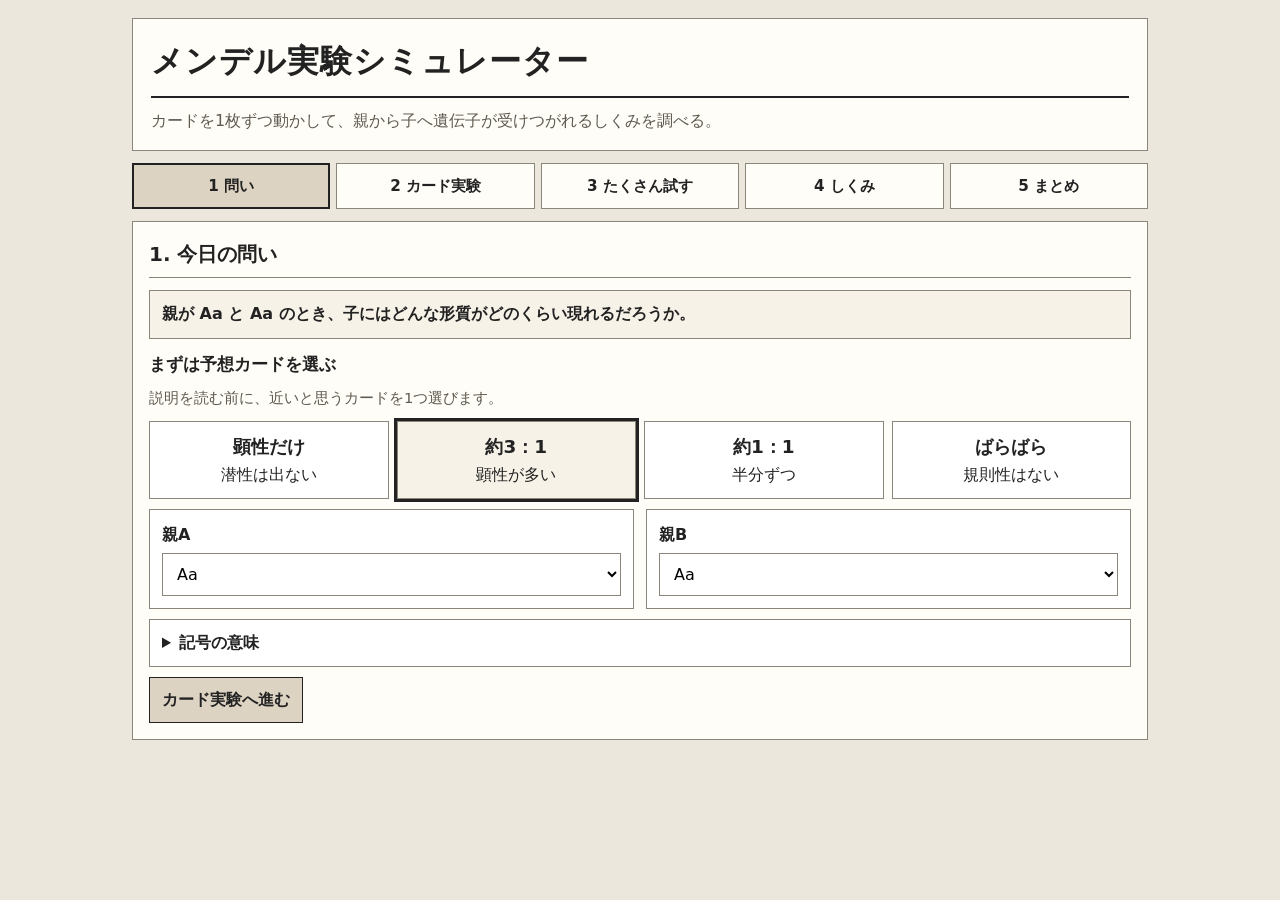
<file: mendel.html>
<!DOCTYPE html>
<html lang="ja">
<head>
<meta charset="UTF-8" />
<meta name="viewport" content="width=device-width, initial-scale=1.0" />
<title>メンデル実験シミュレーター</title>
<style>
  :root {
    --bg: #ebe7dd;
    --paper: #fffdf7;
    --paper2: #f7f2e8;
    --ink: #222;
    --sub: #5f5a50;
    --line: #8c867a;
    --thin: #d6d0c4;
    --a: #f7f0dc;
    --b: #edf2e7;
    --good: #e9f1df;
    --bad: #f3e6cf;
  }

  * { box-sizing: border-box; }
  body {
    margin: 0;
    background: var(--bg);
    color: var(--ink);
    font-family: "Yu Gothic", "Hiragino Kaku Gothic ProN", Meiryo, system-ui, sans-serif;
    line-height: 1.65;
  }
  .page { max-width: 1040px; margin: 18px auto; padding: 0 12px 40px; }
  header { background: var(--paper); border: 1px solid var(--line); padding: 16px 18px; }
  h1 { margin: 0; font-size: clamp(1.45rem, 4vw, 2rem); letter-spacing: .03em; border-bottom: 2px solid var(--ink); padding-bottom: 8px; }
  .lead { margin: 10px 0 0; color: var(--sub); }
  .lesson-tabs { display: grid; grid-template-columns: repeat(5, 1fr); gap: 6px; margin: 12px 0; }
  .lesson-tabs button { min-height: 46px; background: var(--paper); border: 1px solid var(--line); color: var(--ink); font-weight: 700; cursor: pointer; padding: 8px; font-size: .95rem; }
  .lesson-tabs button.active { background: #ddd3c2; border: 2px solid var(--ink); }
  main { display: grid; gap: 12px; }
  .panel { display: none; background: var(--paper); border: 1px solid var(--line); padding: 16px; }
  .panel.active { display: block; }
  h2 { margin: 0 0 12px; font-size: 1.25rem; border-bottom: 1px solid var(--line); padding-bottom: 6px; }
  h3 { margin: 12px 0 8px; font-size: 1.05rem; }
  p { margin: 0 0 10px; }
  .one-line { border: 1px solid var(--line); background: var(--paper2); padding: 10px 12px; font-weight: 700; }
  .small { font-size: .92rem; color: var(--sub); }
  .grid2 { display: grid; grid-template-columns: 1fr 1fr; gap: 12px; }
  .grid3 { display: grid; grid-template-columns: repeat(3, 1fr); gap: 10px; }
  .box { border: 1px solid var(--line); background: #fff; padding: 12px; }
  label { display: block; font-weight: 700; margin-bottom: 4px; }
  select, input, textarea { width: 100%; border: 1px solid var(--line); background: #fff; padding: 10px; font: inherit; border-radius: 0; }
  textarea { min-height: 92px; resize: vertical; }
  .button-row { display: flex; flex-wrap: wrap; gap: 8px; margin: 10px 0 0; }
  button { border: 1px solid var(--ink); background: #f3efe5; color: var(--ink); padding: 9px 12px; font: inherit; font-weight: 700; cursor: pointer; border-radius: 0; }
  button:hover { background: #e5dccd; }
  button.main { background: #ddd3c2; }
  button.sub { border-color: var(--line); color: var(--sub); }
  .choice-cards { display: grid; grid-template-columns: repeat(4, 1fr); gap: 8px; margin: 10px 0; }
  .choice-card { min-height: 74px; border: 1px solid var(--line); background: #fff; padding: 10px; text-align: center; cursor: pointer; }
  .choice-card strong { display: block; font-size: 1.15rem; }
  .choice-card.selected { outline: 3px solid var(--ink); background: var(--paper2); }
  .parent-board { display: grid; grid-template-columns: 1fr 1fr; gap: 12px; align-items: stretch; }
  .parent-box { border: 1px solid var(--line); background: #fff; padding: 12px; }
  .parent-title { display: flex; justify-content: space-between; gap: 8px; align-items: center; border-bottom: 1px solid var(--thin); padding-bottom: 6px; margin-bottom: 10px; font-weight: 700; }
  .gene-row { display: flex; flex-wrap: wrap; gap: 8px; min-height: 58px; align-items: center; }
  .gene-card { width: 54px; height: 54px; display: grid; place-items: center; border: 2px solid var(--ink); background: var(--a); font-size: 1.55rem; font-weight: 800; cursor: grab; user-select: none; }
  .gene-card.from-b { background: var(--b); }
  .gene-card.selected { outline: 4px solid #c9b989; }
  .child-area { margin-top: 12px; border: 1px solid var(--line); background: var(--paper2); padding: 12px; }
  .slots { display: grid; grid-template-columns: 1fr 1fr; gap: 10px; }
  .slot { min-height: 76px; display: grid; place-items: center; border: 2px dashed var(--line); background: #fff; color: var(--sub); text-align: center; font-weight: 700; }
  .slot.filled { border-style: solid; color: var(--ink); font-size: 1.55rem; }
  .slot.over { background: #f5eacb; }
  .child-result { margin-top: 10px; border: 1px solid var(--line); background: #fff; padding: 12px; font-weight: 700; min-height: 54px; }
  .seed-row { display: flex; flex-wrap: wrap; gap: 6px; margin: 10px 0; }
  .seed { width: 36px; height: 36px; border: 1px solid var(--line); display: grid; place-items: center; background: #fff; font-size: .78rem; font-weight: 700; }
  .seed.dom { background: var(--good); }
  .seed.rec { background: var(--bad); }
  .result-strip { display: grid; grid-template-columns: repeat(3, 1fr); border: 1px solid var(--line); margin-top: 10px; }
  .result-strip div { padding: 10px; text-align: center; border-right: 1px solid var(--line); background: #fff; }
  .result-strip div:last-child { border-right: 0; }
  .result-strip strong { display: block; font-size: 1.5rem; }
  table { width: 100%; border-collapse: collapse; background: #fff; margin-top: 10px; }
  th, td { border: 1px solid var(--line); padding: 9px; text-align: center; }
  th { background: var(--paper2); }
  .bar-line { display: grid; grid-template-columns: 82px 1fr 68px; gap: 8px; align-items: center; margin: 9px 0; }
  .bar { height: 24px; border: 1px solid var(--line); background: #fff; position: relative; }
  .fill { height: 100%; width: 0%; background: #b6c4a6; }
  .fill.rec { background: #cdbb94; }
  .mark { position: absolute; top: 0; bottom: 0; width: 3px; background: var(--ink); }
  .punnett { display: grid; grid-template-columns: 70px 1fr 1fr; border: 1px solid var(--line); margin-top: 10px; }
  .punnett div { min-height: 58px; display: grid; place-items: center; border-right: 1px solid var(--line); border-bottom: 1px solid var(--line); text-align: center; font-weight: 700; }
  .punnett div:nth-child(3n) { border-right: 0; }
  .punnett div:nth-last-child(-n+3) { border-bottom: 0; }
  .head { background: var(--paper2); color: var(--sub); }
  .dom-cell { background: var(--good); }
  .rec-cell { background: var(--bad); }
  details { border: 1px solid var(--line); background: #fff; padding: 10px 12px; margin-top: 10px; }
  summary { cursor: pointer; font-weight: 700; }
  .teacher-note { font-size: .9rem; color: var(--sub); border: 1px dashed var(--line); padding: 10px; background: #fff; margin-top: 12px; }
  @media (max-width: 760px) {
    .lesson-tabs { grid-template-columns: 1fr; }
    .grid2, .grid3, .parent-board, .choice-cards { grid-template-columns: 1fr; }
    button { width: 100%; }
    .bar-line { grid-template-columns: 68px 1fr 58px; }
  }
  @media print {
    body { background: #fff; }
    .lesson-tabs, button { display: none !important; }
    .panel { display: block !important; break-inside: avoid; }
    .page { margin: 0; max-width: none; }
  }
</style>
</head>
<body>
<div class="page">
  <header>
    <h1>メンデル実験シミュレーター</h1>
    <p class="lead">カードを1枚ずつ動かして、親から子へ遺伝子が受けつがれるしくみを調べる。</p>
  </header>

  <nav class="lesson-tabs" aria-label="学習の流れ">
    <button class="tab active" data-panel="q">1 問い</button>
    <button class="tab" data-panel="card">2 カード実験</button>
    <button class="tab" data-panel="many">3 たくさん試す</button>
    <button class="tab" data-panel="rule">4 しくみ</button>
    <button class="tab" data-panel="note">5 まとめ</button>
  </nav>

  <main>
    <section id="q" class="panel active">
      <h2>1. 今日の問い</h2>
      <div class="one-line">親が Aa と Aa のとき、子にはどんな形質がどのくらい現れるだろうか。</div>
      <h3>まずは予想カードを選ぶ</h3>
      <p class="small">説明を読む前に、近いと思うカードを1つ選びます。</p>
      <div class="choice-cards" id="predictionCards">
        <div class="choice-card" data-prediction="dominant-only"><strong>顕性だけ</strong>潜性は出ない</div>
        <div class="choice-card selected" data-prediction="three-one"><strong>約3：1</strong>顕性が多い</div>
        <div class="choice-card" data-prediction="one-one"><strong>約1：1</strong>半分ずつ</div>
        <div class="choice-card" data-prediction="random"><strong>ばらばら</strong>規則性はない</div>
      </div>
      <div class="grid2">
        <div class="box"><label for="parentA">親A</label><select id="parentA"><option value="AA">AA</option><option value="Aa" selected>Aa</option><option value="aa">aa</option></select></div>
        <div class="box"><label for="parentB">親B</label><select id="parentB"><option value="AA">AA</option><option value="Aa" selected>Aa</option><option value="aa">aa</option></select></div>
      </div>
      <details><summary>記号の意味</summary><p>Aは顕性の遺伝子、aは潜性の遺伝子として考えます。子は親Aから1つ、親Bから1つ、合計2つの遺伝子を受け取ります。</p></details>
      <div class="button-row"><button class="main next" data-next="card">カード実験へ進む</button></div>
    </section>

    <section id="card" class="panel">
      <h2>2. カード実験</h2>
      <p class="small">親Aから1枚、親Bから1枚、カードを子の場所へ入れます。ドラッグしても、タップしても使えます。</p>
      <div class="parent-board">
        <div class="parent-box"><div class="parent-title"><span>親Aのカード</span><span id="parentALabel">Aa</span></div><div class="gene-row" id="cardsA"></div></div>
        <div class="parent-box"><div class="parent-title"><span>親Bのカード</span><span id="parentBLabel">Aa</span></div><div class="gene-row" id="cardsB"></div></div>
      </div>
      <div class="child-area">
        <h3>子が受け取ったカード</h3>
        <div class="slots"><div id="slotA" class="slot" data-side="A">親Aから1枚</div><div id="slotB" class="slot" data-side="B">親Bから1枚</div></div>
        <div id="childResult" class="child-result">カードを2枚入れると、子の遺伝子型が出ます。</div>
      </div>
      <div class="button-row"><button class="main" id="randomDraw">ランダムに1回引く</button><button id="recordChild">この結果を記録する</button><button class="sub" id="clearCards">カードを戻す</button></div>
      <div class="seed-row" id="manualSeeds"></div>
      <div class="result-strip"><div><span>合計</span><strong id="manualTotal">0</strong></div><div><span>顕性</span><strong id="manualDom">0</strong></div><div><span>潜性</span><strong id="manualRec">0</strong></div></div>
      <div class="button-row"><button class="next" data-next="many">たくさん試すへ進む</button></div>
    </section>

    <section id="many" class="panel">
      <h2>3. たくさん試す</h2>
      <p class="small">1回だけでは結果が偏ることがあります。回数を変えて、割合がどう変わるか見ます。</p>
      <div class="grid3">
        <div class="box"><label for="runCount">実験回数</label><select id="runCount"><option value="10">10回</option><option value="30">30回</option><option value="100" selected>100回</option><option value="500">500回</option><option value="1000">1000回</option></select></div>
        <div class="box"><label for="groupCount">班の数</label><select id="groupCount"><option value="4">4班</option><option value="6" selected>6班</option><option value="8">8班</option></select></div>
        <div class="box"><label for="groupRunCount">1班の回数</label><select id="groupRunCount"><option value="10">10回</option><option value="30" selected>30回</option><option value="100">100回</option></select></div>
      </div>
      <div class="button-row"><button class="main" id="runMany">選んだ回数で実験</button><button id="runGroups">班ごとの結果を作る</button><button class="sub" id="resetResults">結果をリセット</button></div>
      <div class="result-strip"><div><span>合計</span><strong id="total">0</strong></div><div><span>顕性</span><strong id="dom">0</strong></div><div><span>潜性</span><strong id="rec">0</strong></div></div>
      <h3>現在の割合</h3><div id="bars"></div><p class="small">棒の中の黒線は理論値です。Aa×Aaなら、顕性75%、潜性25%です。</p>
      <h3>最近の結果カード</h3><div class="seed-row" id="recentSeeds"></div>
      <h3>班ごとの結果カード</h3><div id="groupCards" class="grid3"></div>
      <details><summary>遺伝子型ごとの数も見る</summary><table><thead><tr><th>遺伝子型</th><th>数</th><th>割合</th><th>理論値</th></tr></thead><tbody id="detailTable"></tbody></table></details>
      <div class="button-row"><button class="next" data-next="rule">しくみを見るへ進む</button></div>
    </section>

    <section id="rule" class="panel">
      <h2>4. しくみを見る</h2>
      <p class="small">「なぜその割合になるのか」を、組み合わせ表で確認します。</p>
      <div id="punnett" class="punnett"></div>
      <div class="grid2"><div class="box"><h3>大事な考え方</h3><p>子は、親Aから1つ、親Bから1つ、遺伝子を受け取ります。</p><p>Aaの親からは、Aが出る場合とaが出る場合があります。</p></div><div class="box"><h3>この組み合わせの理論値</h3><p id="theoryText">計算中</p></div></div>
      <details><summary>よくあるまちがい</summary><p>「顕性形質の子は必ずAA」とは限りません。Aaでも顕性形質が現れます。</p><p>「4回やれば必ず3：1になる」とも限りません。回数が少ないとずれます。</p></details>
      <div class="button-row"><button class="next" data-next="note">まとめへ進む</button></div>
    </section>

    <section id="note" class="panel">
      <h2>5. まとめる</h2>
      <div class="grid2"><div><label for="memo1">カード実験から分かったこと</label><textarea id="memo1" placeholder="例：子は親から1つずつ遺伝子を受け取る。"></textarea></div><div><label for="memo2">回数を増やして分かったこと</label><textarea id="memo2" placeholder="例：回数が少ないとずれるが、多くすると理論値に近づく。"></textarea></div></div>
      <h3>まとめの型</h3><div class="one-line" id="summarySentence">AaとAaの親では、子の表現型は顕性：潜性がおよそ3：1になる。ただし、実験回数が少ないと結果はずれる。</div>
      <div class="button-row"><button id="makeSummary">現在の結果でまとめを作る</button><button id="copySummary">まとめ文をコピー</button></div>
      <div class="teacher-note">教師用：最初は「しくみ」を見せず、予想カードとカード実験から入ると、生徒が規則性を自分で見つけやすくなります。</div>
    </section>
  </main>
</div>

<script>
  const state = { parentA: "Aa", parentB: "Aa", selected: null, slots: { A: null, B: null }, manual: { AA: 0, Aa: 0, aa: 0 }, total: { AA: 0, Aa: 0, aa: 0 }, recent: [], prediction: "three-one" };
  const $ = id => document.getElementById(id);
  function gametes(genotype) { if (genotype === "AA") return ["A", "A"]; if (genotype === "aa") return ["a", "a"]; return ["A", "a"]; }
  function normalize(a, b) { return a === "A" || b === "A" ? (a === "a" || b === "a" ? "Aa" : "AA") : "aa"; }
  function phenotype(genotype) { return genotype === "aa" ? "潜性" : "顕性"; }
  function isRec(genotype) { return genotype === "aa"; }
  function theory() { const a = gametes(state.parentA), b = gametes(state.parentB), result = { AA: 0, Aa: 0, aa: 0 }; for (const ga of a) for (const gb of b) result[normalize(ga, gb)] += 0.25; return result; }
  function drawChild() { const a = gametes(state.parentA), b = gametes(state.parentB); const ga = a[Math.floor(Math.random() * a.length)], gb = b[Math.floor(Math.random() * b.length)]; return { ga, gb, genotype: normalize(ga, gb) }; }
  function switchPanel(id) { document.querySelectorAll(".panel").forEach(p => p.classList.remove("active")); document.querySelectorAll(".tab").forEach(t => t.classList.remove("active")); $(id).classList.add("active"); document.querySelector(`.tab[data-panel="${id}"]`).classList.add("active"); window.scrollTo({ top: 0, behavior: "smooth" }); }
  function renderAll() { state.parentA = $("parentA").value; state.parentB = $("parentB").value; $("parentALabel").textContent = state.parentA; $("parentBLabel").textContent = state.parentB; renderCards(); renderSlots(); renderManualResult(); renderManualTotals(); renderTotals(); renderBars(); renderRecentSeeds(); renderDetailTable(); renderPunnett(); renderTheoryText(); }
  function renderCards() { renderCardBank("A", state.parentA, $("cardsA")); renderCardBank("B", state.parentB, $("cardsB")); }
  function renderCardBank(side, genotype, container) { const list = gametes(genotype); container.innerHTML = list.map((g, i) => `<div class="gene-card ${side === "B" ? "from-b" : ""} ${state.selected && state.selected.side === side && state.selected.index === i ? "selected" : ""}" draggable="true" tabindex="0" role="button" data-side="${side}" data-index="${i}" data-gene="${g}" aria-label="親${side}の${g}カード">${g}</div>`).join(""); container.querySelectorAll(".gene-card").forEach(card => { card.addEventListener("click", () => tapCard(card)); card.addEventListener("keydown", e => { if (e.key === "Enter" || e.key === " ") { e.preventDefault(); tapCard(card); } }); card.addEventListener("dragstart", e => { e.dataTransfer.setData("text/plain", JSON.stringify({ side: card.dataset.side, gene: card.dataset.gene })); }); }); }
  function tapCard(card) { const side = card.dataset.side; state.selected = { side, index: Number(card.dataset.index), gene: card.dataset.gene }; state.slots[side] = card.dataset.gene; renderAll(); }
  function setupSlots() { ["A", "B"].forEach(side => { const slot = $(`slot${side}`); slot.addEventListener("dragover", e => { e.preventDefault(); slot.classList.add("over"); }); slot.addEventListener("dragleave", () => slot.classList.remove("over")); slot.addEventListener("drop", e => { e.preventDefault(); slot.classList.remove("over"); const data = JSON.parse(e.dataTransfer.getData("text/plain")); if (data.side !== side) { slot.textContent = `親${side}のカードを入れる`; setTimeout(renderSlots, 600); return; } state.slots[side] = data.gene; state.selected = null; renderAll(); }); }); }
  function renderSlots() { ["A", "B"].forEach(side => { const slot = $(`slot${side}`); const gene = state.slots[side]; slot.textContent = gene ? gene : `親${side}から1枚`; slot.classList.toggle("filled", Boolean(gene)); }); }
  function renderManualResult() { const a = state.slots.A, b = state.slots.B; if (!a || !b) { $("childResult").textContent = "カードを2枚入れると、子の遺伝子型が出ます。"; return; } const child = normalize(a, b); $("childResult").innerHTML = `親Aから <strong>${a}</strong>、親Bから <strong>${b}</strong>。子は <strong>${child}</strong>、形質は <strong>${phenotype(child)}</strong>。`; }
  function clearCards() { state.slots = { A: null, B: null }; state.selected = null; renderAll(); }
  function randomDraw() { const child = drawChild(); state.slots = { A: child.ga, B: child.gb }; state.selected = null; renderAll(); }
  function recordManual() { if (!state.slots.A || !state.slots.B) { $("childResult").textContent = "先に親Aと親Bから1枚ずつカードを入れます。"; return; } const child = normalize(state.slots.A, state.slots.B); state.manual[child]++; state.total[child]++; addRecent(child); clearCards(); renderAll(); }
  function renderManualTotals() { const total = state.manual.AA + state.manual.Aa + state.manual.aa; $("manualTotal").textContent = total; $("manualDom").textContent = state.manual.AA + state.manual.Aa; $("manualRec").textContent = state.manual.aa; const seedList = []; Object.entries(state.manual).forEach(([g, count]) => { for (let i = 0; i < count; i++) seedList.push(g); }); $("manualSeeds").innerHTML = seedList.slice(-40).map(seedHtml).join(""); }
  function runMany() { const n = Number($("runCount").value); for (let i = 0; i < n; i++) { const child = drawChild().genotype; state.total[child]++; addRecent(child); } renderAll(); }
  function resetResults() { state.total = { AA: 0, Aa: 0, aa: 0 }; state.manual = { AA: 0, Aa: 0, aa: 0 }; state.recent = []; $("groupCards").innerHTML = ""; clearCards(); renderAll(); }
  function addRecent(g) { state.recent.unshift(g); if (state.recent.length > 60) state.recent.pop(); }
  function totalCount(obj) { return obj.AA + obj.Aa + obj.aa; }
  function pct(count, total) { return total ? Math.round((count / total) * 1000) / 10 : 0; }
  function renderTotals() { const total = totalCount(state.total); $("total").textContent = total; $("dom").textContent = state.total.AA + state.total.Aa; $("rec").textContent = state.total.aa; }
  function renderBars() { const total = totalCount(state.total), dom = state.total.AA + state.total.Aa, rec = state.total.aa, t = theory(); $("bars").innerHTML = `${barHtml("顕性", pct(dom, total), (t.AA + t.Aa) * 100, "")} ${barHtml("潜性", pct(rec, total), t.aa * 100, "rec")}`; }
  function barHtml(label, value, target, cls) { return `<div class="bar-line"><strong>${label}</strong><div class="bar"><div class="fill ${cls}" style="width:${value}%"></div><div class="mark" style="left:${target}%"></div></div><span>${value}%</span></div>`; }
  function renderRecentSeeds() { $("recentSeeds").innerHTML = state.recent.map(seedHtml).join(""); }
  function seedHtml(g) { return `<span class="seed ${isRec(g) ? "rec" : "dom"}" title="${g}">${phenotype(g)}</span>`; }
  function renderDetailTable() { const total = totalCount(state.total), t = theory(); $("detailTable").innerHTML = ["AA", "Aa", "aa"].map(g => `<tr><td>${g}</td><td>${state.total[g]}</td><td>${pct(state.total[g], total)}%</td><td>${Math.round(t[g] * 1000) / 10}%</td></tr>`).join(""); }
  function runGroups() { const groups = Number($("groupCount").value), n = Number($("groupRunCount").value), cards = []; for (let g = 1; g <= groups; g++) { const result = { AA: 0, Aa: 0, aa: 0 }; for (let i = 0; i < n; i++) result[drawChild().genotype]++; const dom = result.AA + result.Aa, rec = result.aa; cards.push(`<div class="box"><strong>${g}班</strong><br>顕性 ${dom}個（${pct(dom, n)}%）<br>潜性 ${rec}個（${pct(rec, n)}%）</div>`); } $("groupCards").innerHTML = cards.join(""); }
  function renderPunnett() { const a = gametes(state.parentA), b = gametes(state.parentB); const cells = [`<div class="head">親A↓<br>親B→</div>`, `<div class="head">${b[0]}</div>`, `<div class="head">${b[1]}</div>`]; for (let i = 0; i < 2; i++) { cells.push(`<div class="head">${a[i]}</div>`); for (let j = 0; j < 2; j++) { const child = normalize(a[i], b[j]); cells.push(`<div class="${isRec(child) ? "rec-cell" : "dom-cell"}">${child}<br><small>${phenotype(child)}</small></div>`); } } $("punnett").innerHTML = cells.join(""); }
  function renderTheoryText() { const t = theory(), dom = (t.AA + t.Aa) * 100, rec = t.aa * 100; $("theoryText").innerHTML = `遺伝子型：AA ${Math.round(t.AA * 100)}%、Aa ${Math.round(t.Aa * 100)}%、aa ${Math.round(t.aa * 100)}%<br>表現型：顕性 ${Math.round(dom)}%、潜性 ${Math.round(rec)}%`; $("summarySentence").textContent = `${state.parentA}と${state.parentB}の親では、理論上、子の表現型は顕性${Math.round(dom)}%、潜性${Math.round(rec)}%になる。実験回数が少ないと結果はずれるが、回数を増やすと理論値に近づきやすい。`; }
  function makeSummary() { const total = totalCount(state.total), dom = state.total.AA + state.total.Aa, rec = state.total.aa, t = theory(), theoryDom = Math.round((t.AA + t.Aa) * 100), theoryRec = Math.round(t.aa * 100); if (!total) { renderTheoryText(); return; } $("summarySentence").textContent = `${state.parentA}と${state.parentB}の親で${total}回実験した結果、顕性は${dom}個（${pct(dom, total)}%）、潜性は${rec}個（${pct(rec, total)}%）だった。理論値は顕性${theoryDom}%、潜性${theoryRec}%なので、回数を増やすと理論値に近づくことが分かる。`; }
  async function copySummary() { const text = $("summarySentence").textContent; try { await navigator.clipboard.writeText(text); $("summarySentence").textContent = text + "（コピーしました）"; } catch { alert("コピーできませんでした。文章を選択してコピーしてください。"); } }
  function setupEvents() { document.querySelectorAll(".tab").forEach(btn => btn.addEventListener("click", () => switchPanel(btn.dataset.panel))); document.querySelectorAll(".next").forEach(btn => btn.addEventListener("click", () => switchPanel(btn.dataset.next))); document.querySelectorAll(".choice-card").forEach(card => card.addEventListener("click", () => { document.querySelectorAll(".choice-card").forEach(c => c.classList.remove("selected")); card.classList.add("selected"); state.prediction = card.dataset.prediction; })); $("parentA").addEventListener("change", resetResults); $("parentB").addEventListener("change", resetResults); $("randomDraw").addEventListener("click", randomDraw); $("recordChild").addEventListener("click", recordManual); $("clearCards").addEventListener("click", clearCards); $("runMany").addEventListener("click", runMany); $("runGroups").addEventListener("click", runGroups); $("resetResults").addEventListener("click", resetResults); $("makeSummary").addEventListener("click", makeSummary); $("copySummary").addEventListener("click", copySummary); setupSlots(); }
  setupEvents(); renderAll();
</script>
</body>
</html>
</file>
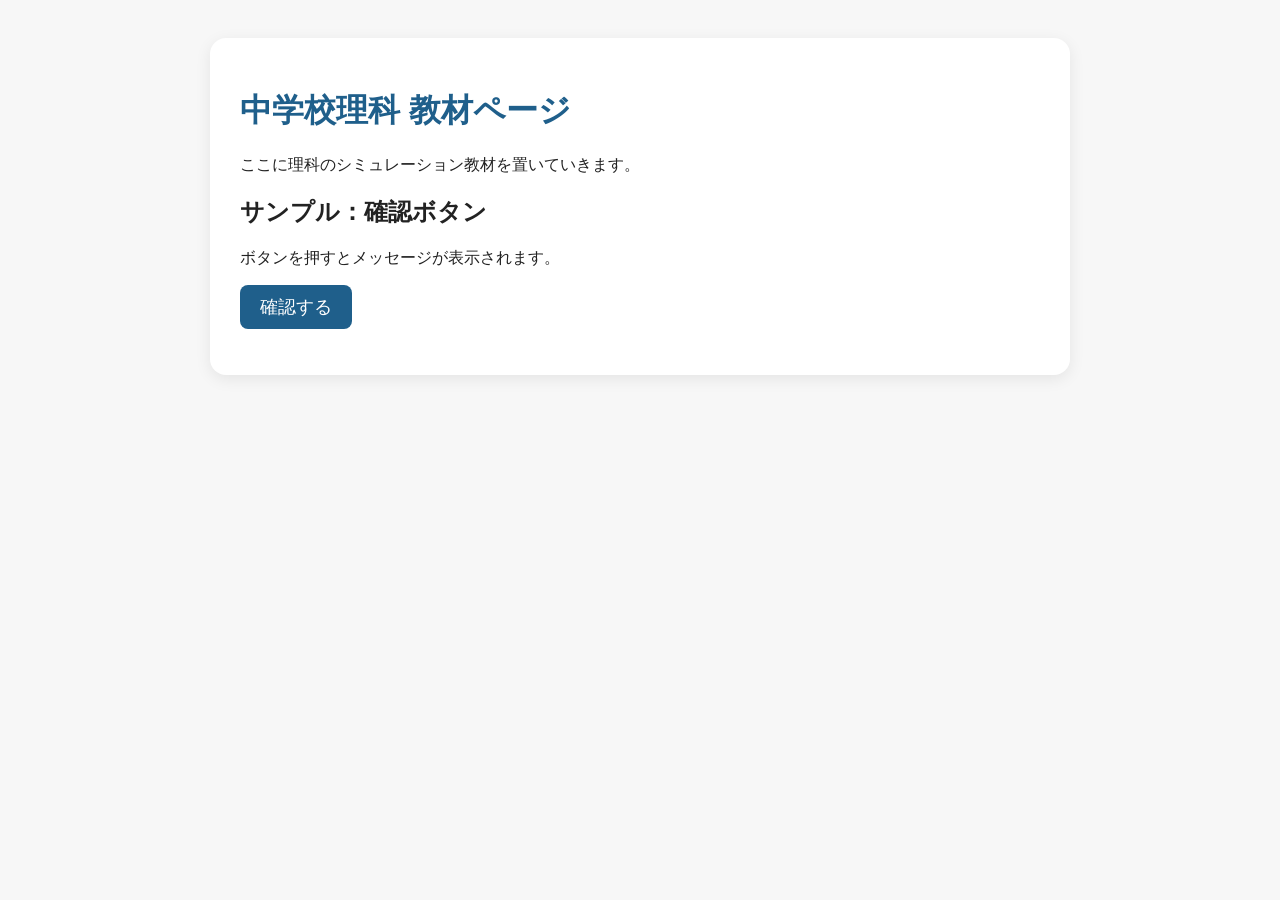
<file: 中学校理科 教材ページ.html>
<!DOCTYPE html>
<html lang="ja">
<head>
  <meta charset="UTF-8">
  <meta name="viewport" content="width=device-width, initial-scale=1.0">
  <title>理科教材</title>
  <style>
    body {
      font-family: sans-serif;
      padding: 30px;
      background: #f7f7f7;
      color: #222;
    }
    .card {
      max-width: 800px;
      margin: auto;
      background: white;
      padding: 30px;
      border-radius: 16px;
      box-shadow: 0 4px 16px rgba(0,0,0,0.08);
    }
    h1 {
      color: #1f5f8b;
    }
    button {
      font-size: 18px;
      padding: 10px 20px;
      border: none;
      border-radius: 8px;
      background: #1f5f8b;
      color: white;
    }
  </style>
</head>
<body>
  <div class="card">
    <h1>中学校理科 教材ページ</h1>
    <p>ここに理科のシミュレーション教材を置いていきます。</p>

    <h2>サンプル：確認ボタン</h2>
    <p>ボタンを押すとメッセージが表示されます。</p>

    <button onclick="showMessage()">確認する</button>

    <p id="message"></p>
  </div>

  <script>
    function showMessage() {
      document.getElementById("message").textContent = "教材ページが正しく動いています。";
    }
  </script>
</body>
</html>
</file>
